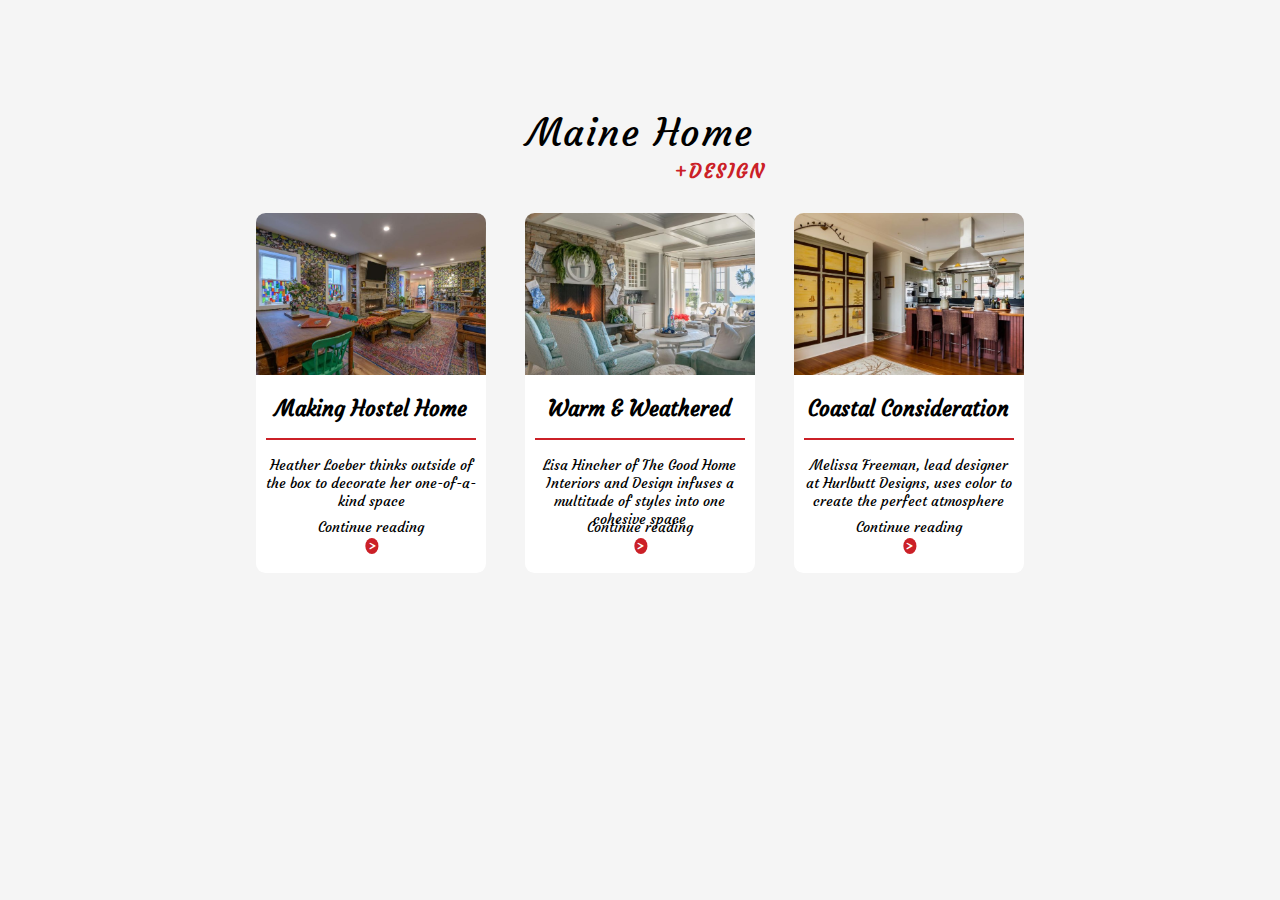
<file: HTML & CSS Exam - 26 Jun 2022/01. Home Design_Ресурси/index.html>
<!DOCTYPE html>
<html lang="en">

<head>
    <meta charset="UTF-8">
    <meta http-equiv="X-UA-Compatible" content="IE=edge">
    <meta name="viewport" content="width=device-width, initial-scale=1.0">
    <title>Home Design</title>
    <link rel="stylesheet" href="style.css">
</head>

<body>
    <header>
        <h1>Maine Home</h1>
        <h2>+DESIGN</h2>
    </header>
    <main>
        <section>
            <div class="img-wrapper">
                <img src="image/image1.jpg" alt="">
            </div>
            <div class="info">
                <h3>Making Hostel Home</h3>
                <p class="devider"></p>
                <p class="text">Heather Loeber thinks outside of the box to decorate her one-of-a-kind space</p>

            </div>
            <div class="bottom-link">
                <p>Continue reading <a href="">></a></p>
                
            </div>
        </section>
        <section>
            <div class="img-wrapper">
                <img src="image/image2.jpg" alt="">
            </div>
            <div class="info">
                <h3>Warm & Weathered</h3>
                <p class="devider"></p>
                <p class="text">Lisa Hincher of The Good Home Interiors and Design infuses a multitude of styles into one cohesive space</p>

            </div>
            <div class="bottom-link">
                <p>Continue reading <a href="">></a></p>
                
            </div>
        </section>

        <section>
            <div class="img-wrapper">
                <img src="image/image3.jpg" alt="">
            </div>
            <div class="info">
                <h3>Coastal Consideration</h3>
                <p class="devider"></p>
                <p class="text">Melissa Freeman, lead designer at Hurlbutt Designs, uses color to create the perfect atmosphere</p>

            </div>
            <div class="bottom-link">
                <p>Continue reading <a href="">></a></p>
                
            </div>
        </section>
    </main>
</body>

</html>
</file>
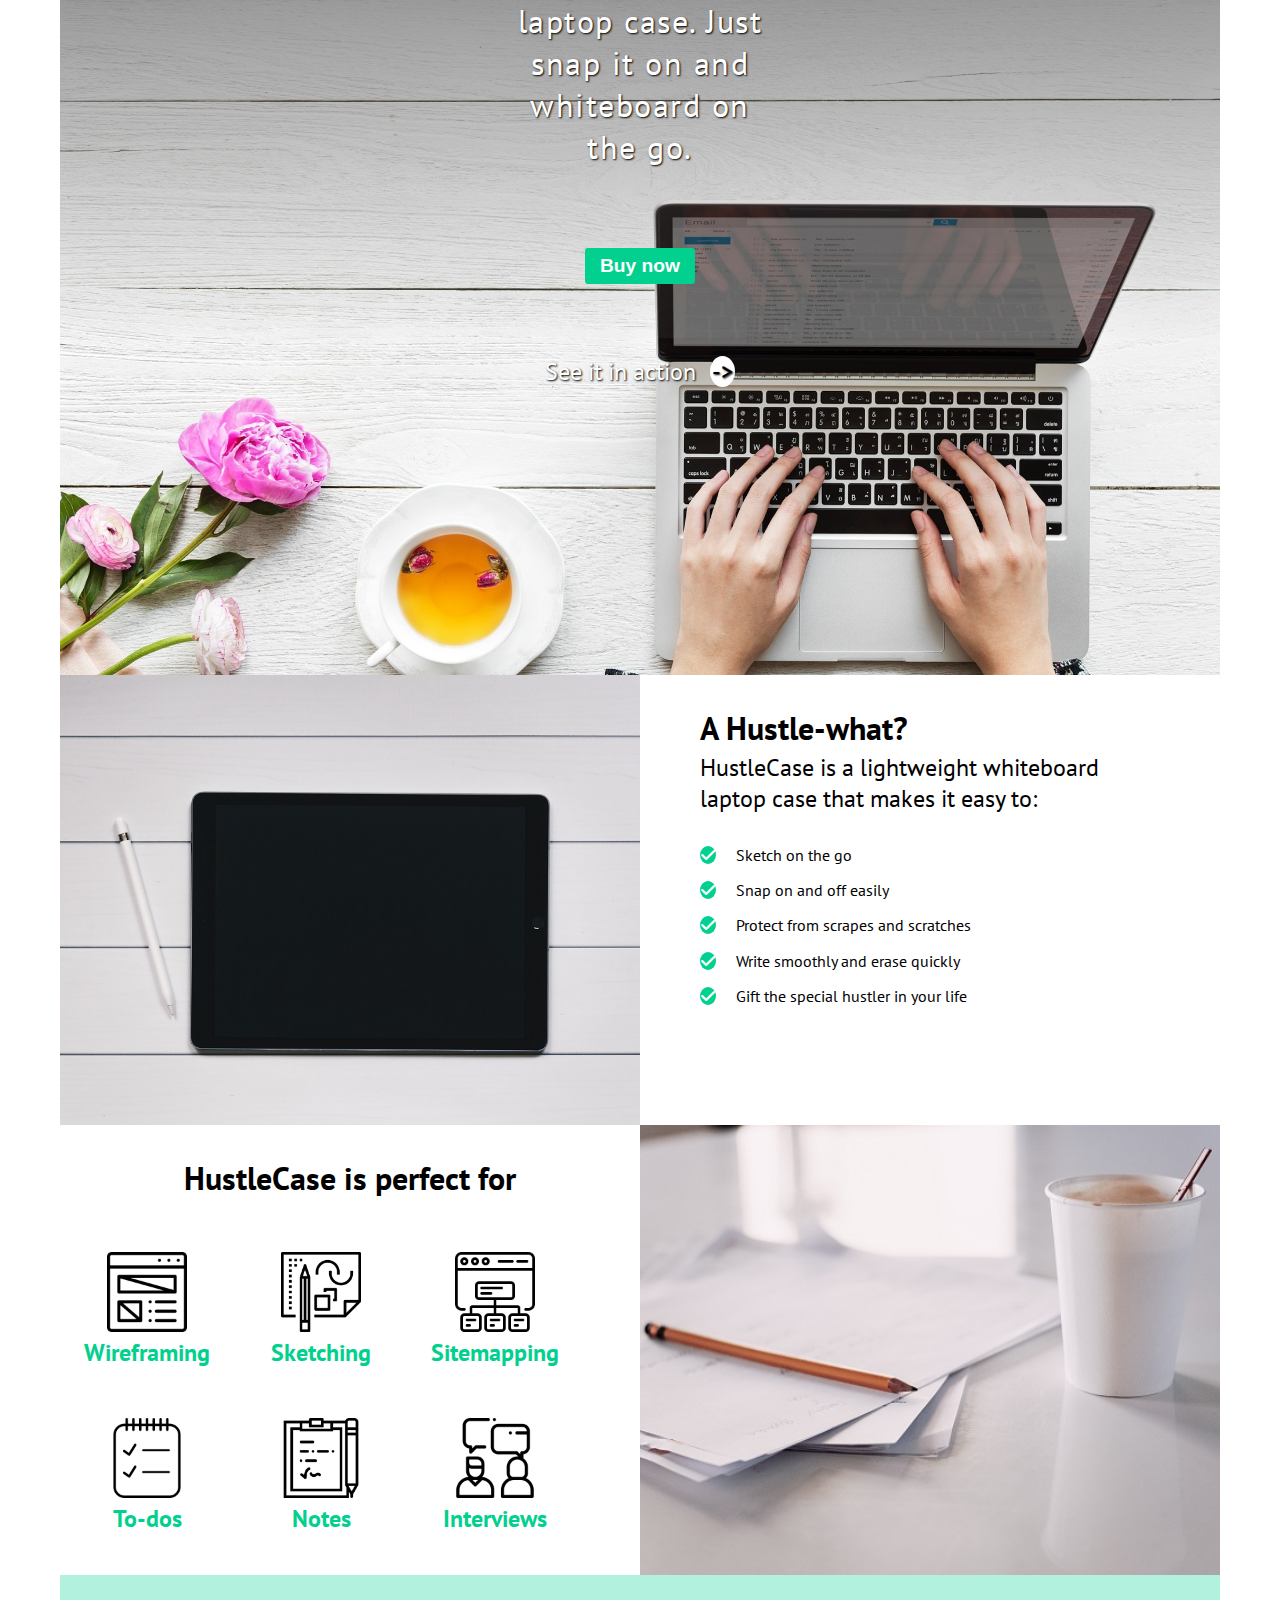
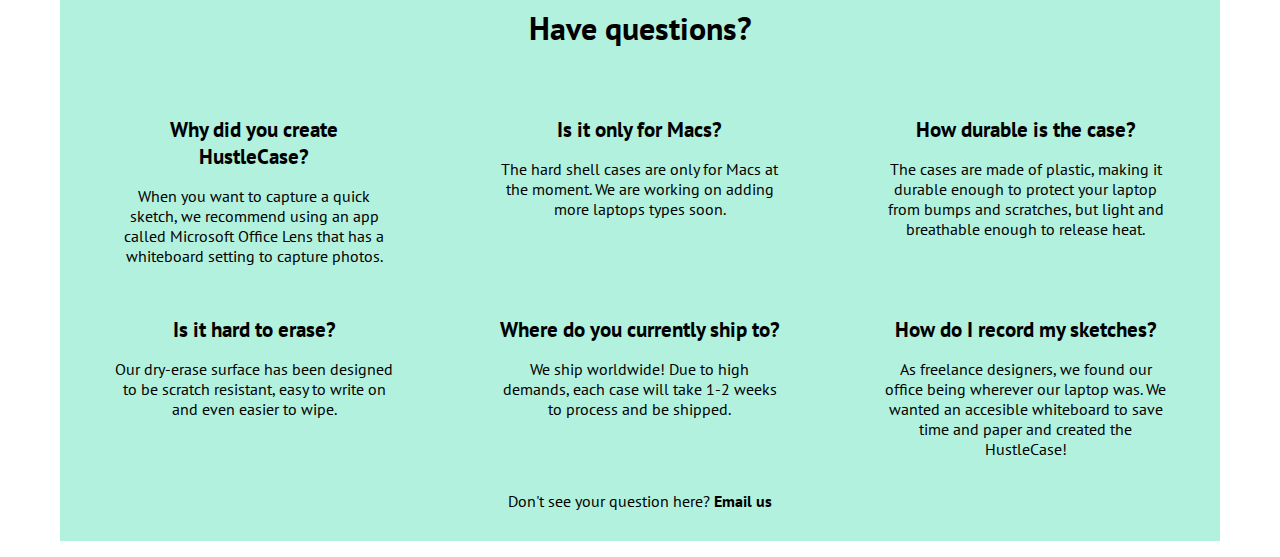
<file: HTML & CSS Exam - 26 Jun 2022/03. Whiteboard_Ресурси/index.html>
<!DOCTYPE html>
<html lang="en">

<head>
    <meta charset="UTF-8">
    <meta http-equiv="X-UA-Compatible" content="IE=edge">
    <meta name="viewport" content="width=device-width, initial-scale=1.0">
    <title>Document</title>
    <link rel="stylesheet" href="style.css">
</head>

<body>
    <header>
        <img src="image/computer-main.jpg" alt="">
        <div class="header-wrapper">
            <div class="top-icons">
                <span><i class="fab fa-gg"></i>HustleCase</span>
                <span><i class="fas fa-shopping-cart"></i>Cart</span>
            </div>
            <div class="heading">
                <h1>Whiteboard your ideas anywhere</h1>
                <h3>The world`s first whiteboard laptop case. Just snap it on and whiteboard on the go.</h3>
                <button>Buy now</button>
                <p>See it in action <a href="">-></a></p>
            </div>
        </div>
    </header>
    <main>
        <section class="section-first">
            <div class="section-img">
                <img src="image/tablet.jpg" alt="">
            </div>
            <div class="section-info">
                <h3>A Hustle-what?</h3>
                <p>HustleCase is a lightweight whiteboard laptop case that makes it easy to:</p>
                <ul>
                    <li><i class="fas fa-check"></i>Sketch on the go</li>
                    <li><i class="fas fa-check"></i>Snap on and off easily</li>
                    <li><i class="fas fa-check"></i>Protect from scrapes and scratches</li>
                    <li><i class="fas fa-check"></i>Write smoothly and erase quickly</li>
                    <li><i class="fas fa-check"></i>Gift the special hustler in your life</li>
                </ul>
            </div>
        </section>
        <section class="section-second">

            <div class="section-info">
                <h3>HustleCase is perfect for</h3>

                <div class="grid">
                    <img src="image/wireframe.png" alt="">
                    <img src="image/sketch.png" alt="">
                    <img src="image/sitemap.png" alt="">
                    <span>Wireframing</span>
                    <span>Sketching</span>
                    <span>Sitemapping</span>
                    <img src="image/to-do-list.png" alt="">
                    <img src="image/notepad.png" alt="">
                    <img src="image/interview.png" alt="">
                    <span>To-dos</span>
                    <span>Notes</span>
                    <span>Interviews</span>
                </div>
            </div>
            <div class="section-img">
                <img src="image/pen.jpg" alt="">
            </div>
        </section>
    </main>
    <footer>
        <h3>Have questions?</h3>
        <div class="footer-flex">
        <section class="footer-sec">
            <h5>Why did you create HustleCase?</h5>
            <p>When you want to capture a quick sketch, we recommend using an app called Microsoft Office Lens that has a whiteboard
            setting to capture photos.</p>
        </section>
        <section class="footer-sec">
            <h5>Is it only for Macs?</h5>
            <p>The hard shell cases are only for Macs at the moment. We are working on adding more laptops types soon.</p>
        </section>
        <section class="footer-sec">
            <h5>How durable is the case?</h5>
            <p>The cases are made of plastic, making it durable enough to protect your laptop from bumps and scratches, but light and
            breathable enough to release heat.</p>
        </section>
        <section class="footer-sec">
            <h5>Is it hard to erase?</h5>
            <p>Our dry-erase surface has been designed to be scratch resistant, easy to write on and even easier to wipe.</p>
        </section>
        <section class="footer-sec">
            <h5>Where do you currently ship to?</h5>
            <p>We ship worldwide! Due to high demands, each case will take 1-2 weeks to process and be shipped.</p>
        </section>
        <section class="footer-sec">
            <h5>How do I record my sketches?</h5>
            <p>As freelance designers, we found our office being wherever our laptop was. We wanted an accesible whiteboard to save
            time and paper and created the HustleCase!</p>
        </section>
        </div>
        <p>Don't see your question here? <span>Email us</span></p>
    </footer>

</body>

</html>
</file>
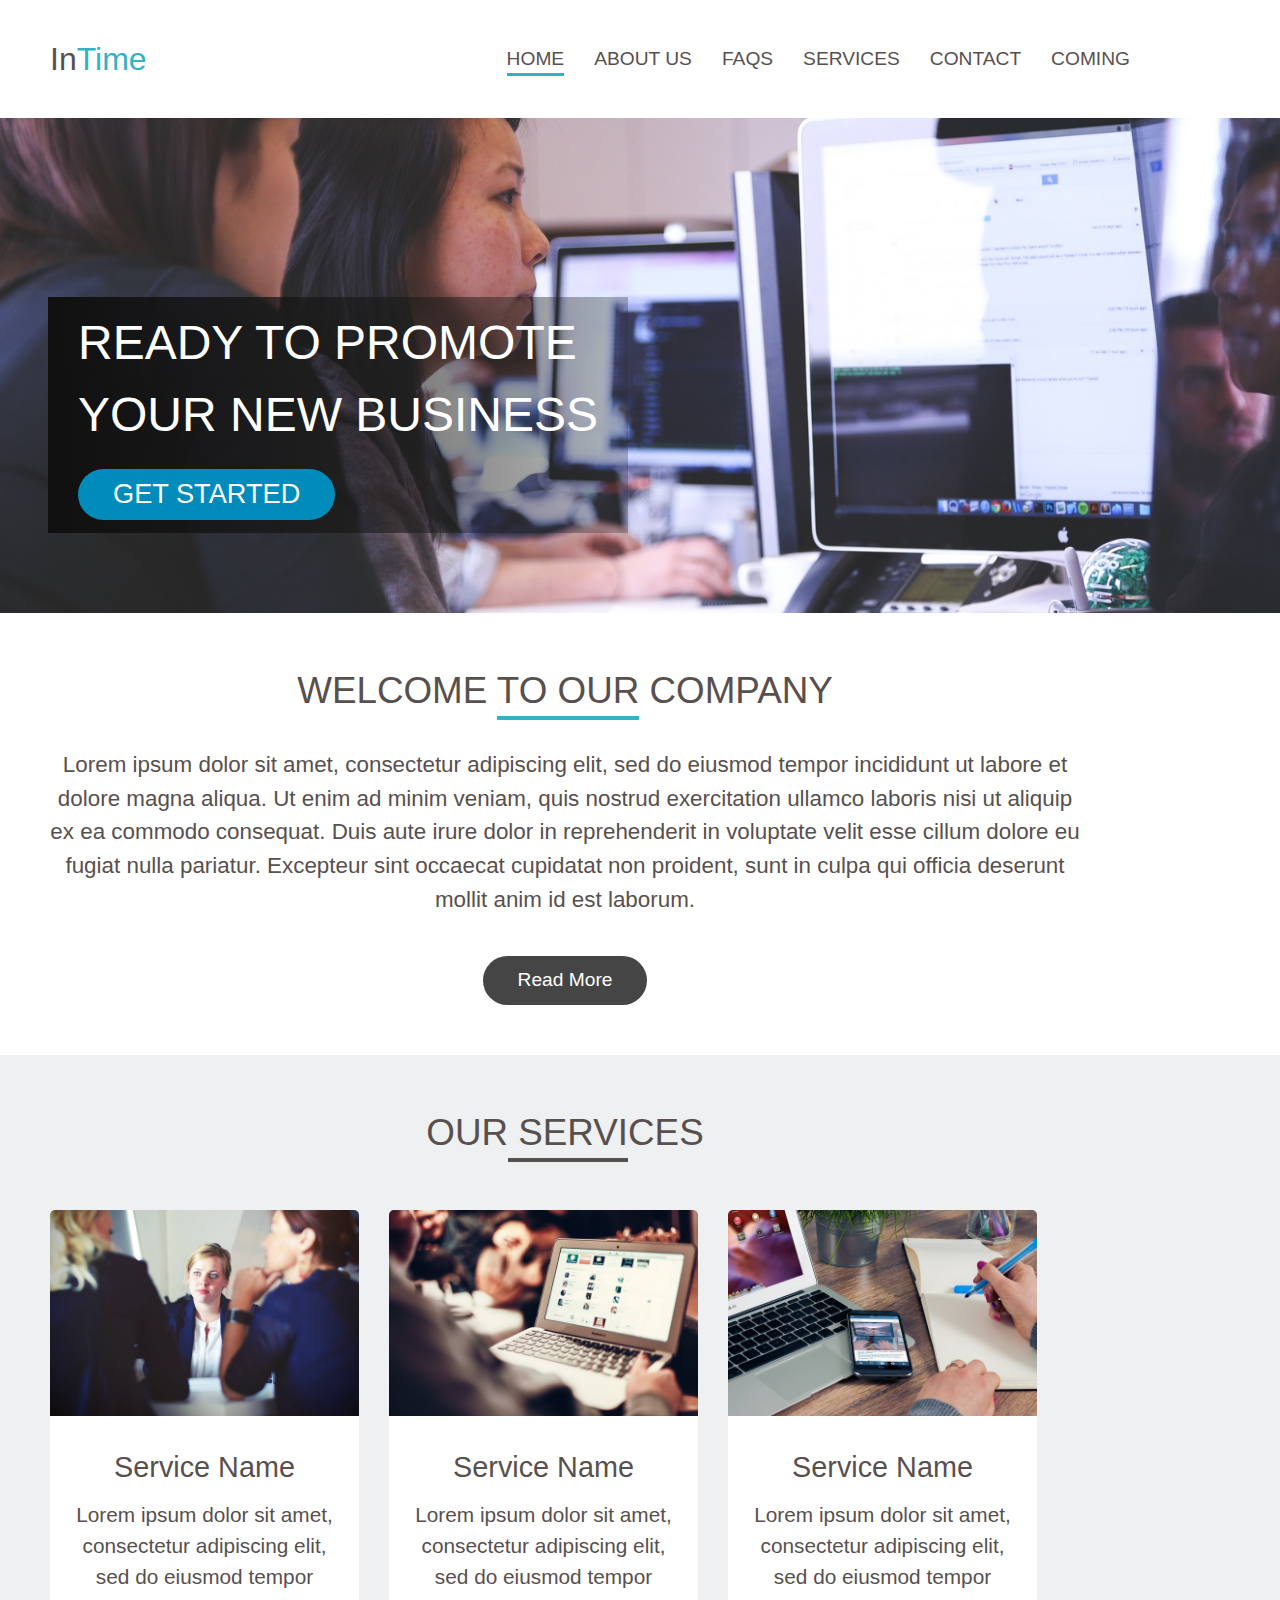
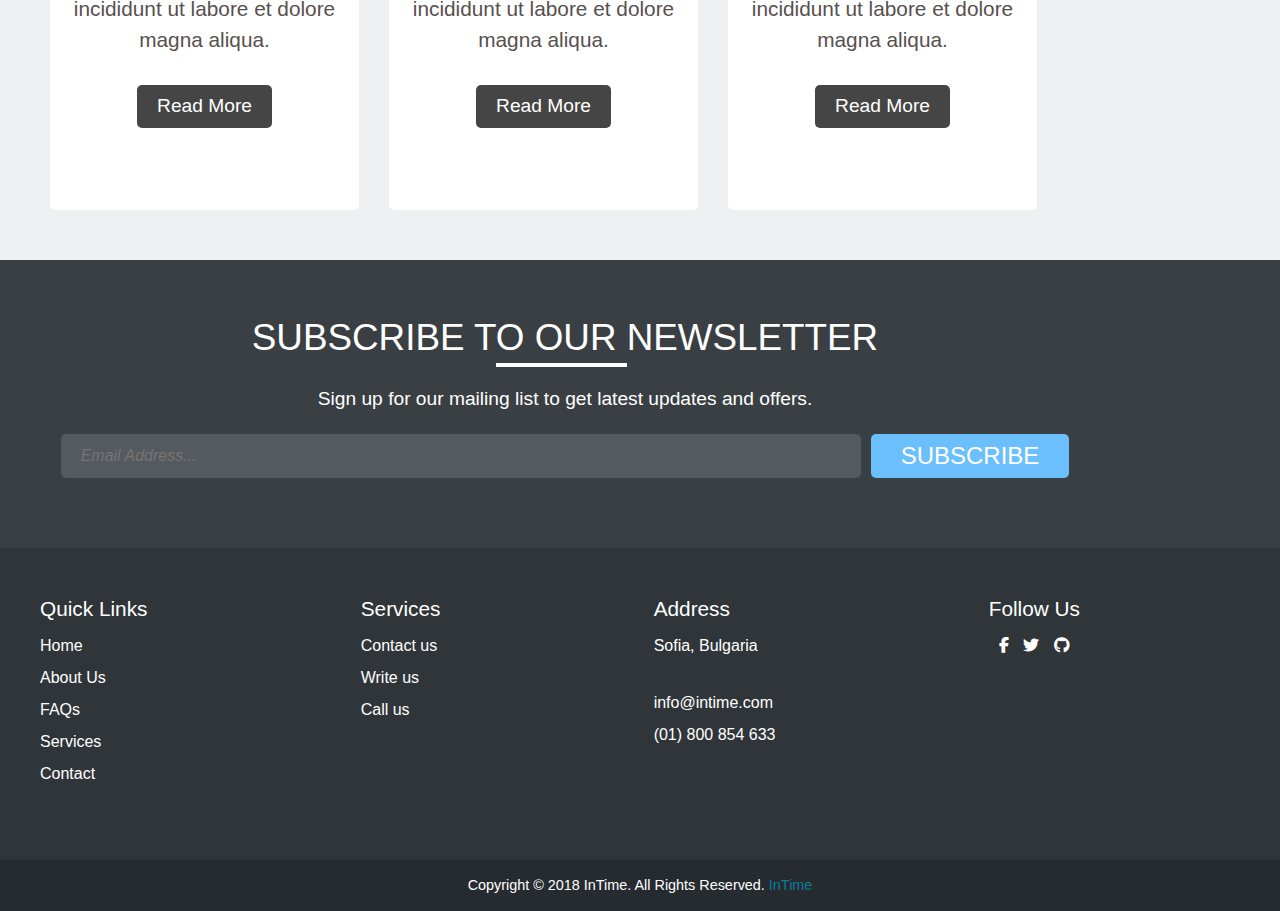
<file: HTML & CSS Exam - 27 02 2022/03. inTime-Company/index.html>
<!DOCTYPE html>
<html lang="en">

<head>
    <meta charset="UTF-8">
    <meta http-equiv="X-UA-Compatible" content="IE=edge">
    <meta name="viewport" content="width=device-width, initial-scale=1.0">
    <title>InTime</title>
    <link rel="stylesheet" href="main.css">
</head>

<body>
    <header>
        <h1>In<span>Time</span></h1>
        <ul role="list">
            <li><a href="">HOME</a></li>
            <li><a href="">ABOUT US</a></li>
            <li><a href="">FAQS</a></li>
            <li><a href="">SERVICES</a></li>
            <li><a href="">CONTACT</a></li>
            <li><a href="">COMING</a></li>
        </ul>
    </header>
    <main>
        <section class="hero">
            <img src="images/slide2.jpg" alt="">
            <div class="ready">
                <p>READY TO PROMOTE</p>
                <p>YOUR NEW BUSINESS</p>
                <button>GET STARTED</button>
            </div>
        </section>
        <section class="welcome">
            <h2>WELCOME <span>TO OUR</span> COMPANY</h2>
            <p>Lorem ipsum dolor sit amet, consectetur adipiscing elit, sed do eiusmod tempor incididunt ut labore et
                dolore magna
                aliqua. Ut enim ad minim veniam, quis nostrud exercitation ullamco laboris nisi ut aliquip ex ea commodo
                consequat. Duis
                aute irure dolor in reprehenderit in voluptate velit esse cillum dolore eu fugiat nulla pariatur.
                Excepteur sint
                occaecat cupidatat non proident, sunt in culpa qui officia deserunt mollit anim id est laborum.</p>
            <button>Read More</button>
        </section>
        <section class="services">
            <h2>OUR<span> SERVI</span>CES</h2>
            <div class="serv-cards-wrapper">
                <div class="card">
                    <div class="img-wrapper"><img src="images/service1.jpg" alt=""></div>
                    <div class="serv-info">
                        <h4>Service Name</h4>
                        <p>Lorem ipsum dolor sit amet, consectetur adipiscing elit, sed do eiusmod tempor incididunt ut
                            labore
                            et dolore magna
                            aliqua.</p>
                        <button>Read More</button>
                    </div>
                </div>
                <div class="card">
                    <div class="img-wrapper"><img src="images/service2.jpg" alt=""></div>
                    <div class="serv-info">
                        <h4>Service Name</h4>
                        <p>Lorem ipsum dolor sit amet, consectetur adipiscing elit, sed do eiusmod tempor incididunt ut
                            labore
                            et dolore
                            magna
                            aliqua.</p>
                        <button>Read More</button>
                    </div>
                </div>
                <div class="card">
                    <div class="img-wrapper"><img src="images/service3.jpg" alt=""></div>
                    <div class="serv-info">
                        <h4>Service Name</h4>
                        <p>Lorem ipsum dolor sit amet, consectetur adipiscing elit, sed do eiusmod tempor incididunt ut
                            labore
                            et dolore
                            magna
                            aliqua.</p>
                        <button>Read More</button>
                    </div>
                </div>
            </div>
        </section>
        <section class="subscribe">
            <h2>SUBSCRIBE T<span>O OUR </span>NEWSLETTER</h2>
            <p>Sign up for our mailing list to get latest updates and offers.</p>
            <div class="input-descr">
                <input type="email" placeholder="Email Address...">
                <button>SUBSCRIBE</button>
            </div>
        </section>
        <section class="links">
            <ul role="list">
                <li>Quick Links</li>
                <li>Home</li>
                <li>About Us</li>
                <li>FAQs</li>
                <li>Services</li>
                <li>Contact</li>
            </ul>
            <ul role="list">
                <li>Services</li>
                <li>Contact us</li>
                <li>Write us</li>
                <li>Call us</li>
            </ul>
            <ul role="list">
                <li>Address</li>
                <li>Sofia, Bulgaria</li>
                <li class="diff">info@intime.com</li>
                <li>(01) 800 854 633</li>
            </ul>
            <ul role="list">
                <li>Follow Us</li>
                <li class="faw-icons"><i class="fab fa-facebook-f"></i>
                    <i class="fab fa-twitter"></i>
                    <i class="fab fa-github"></i>
                </li>
            </ul>
        </section>
    </main>
    <footer>
        <p>Copyright © 2018 InTime. All Rights Reserved.<span> InTime</span></p>
    </footer>
</body>

</html>
</file>
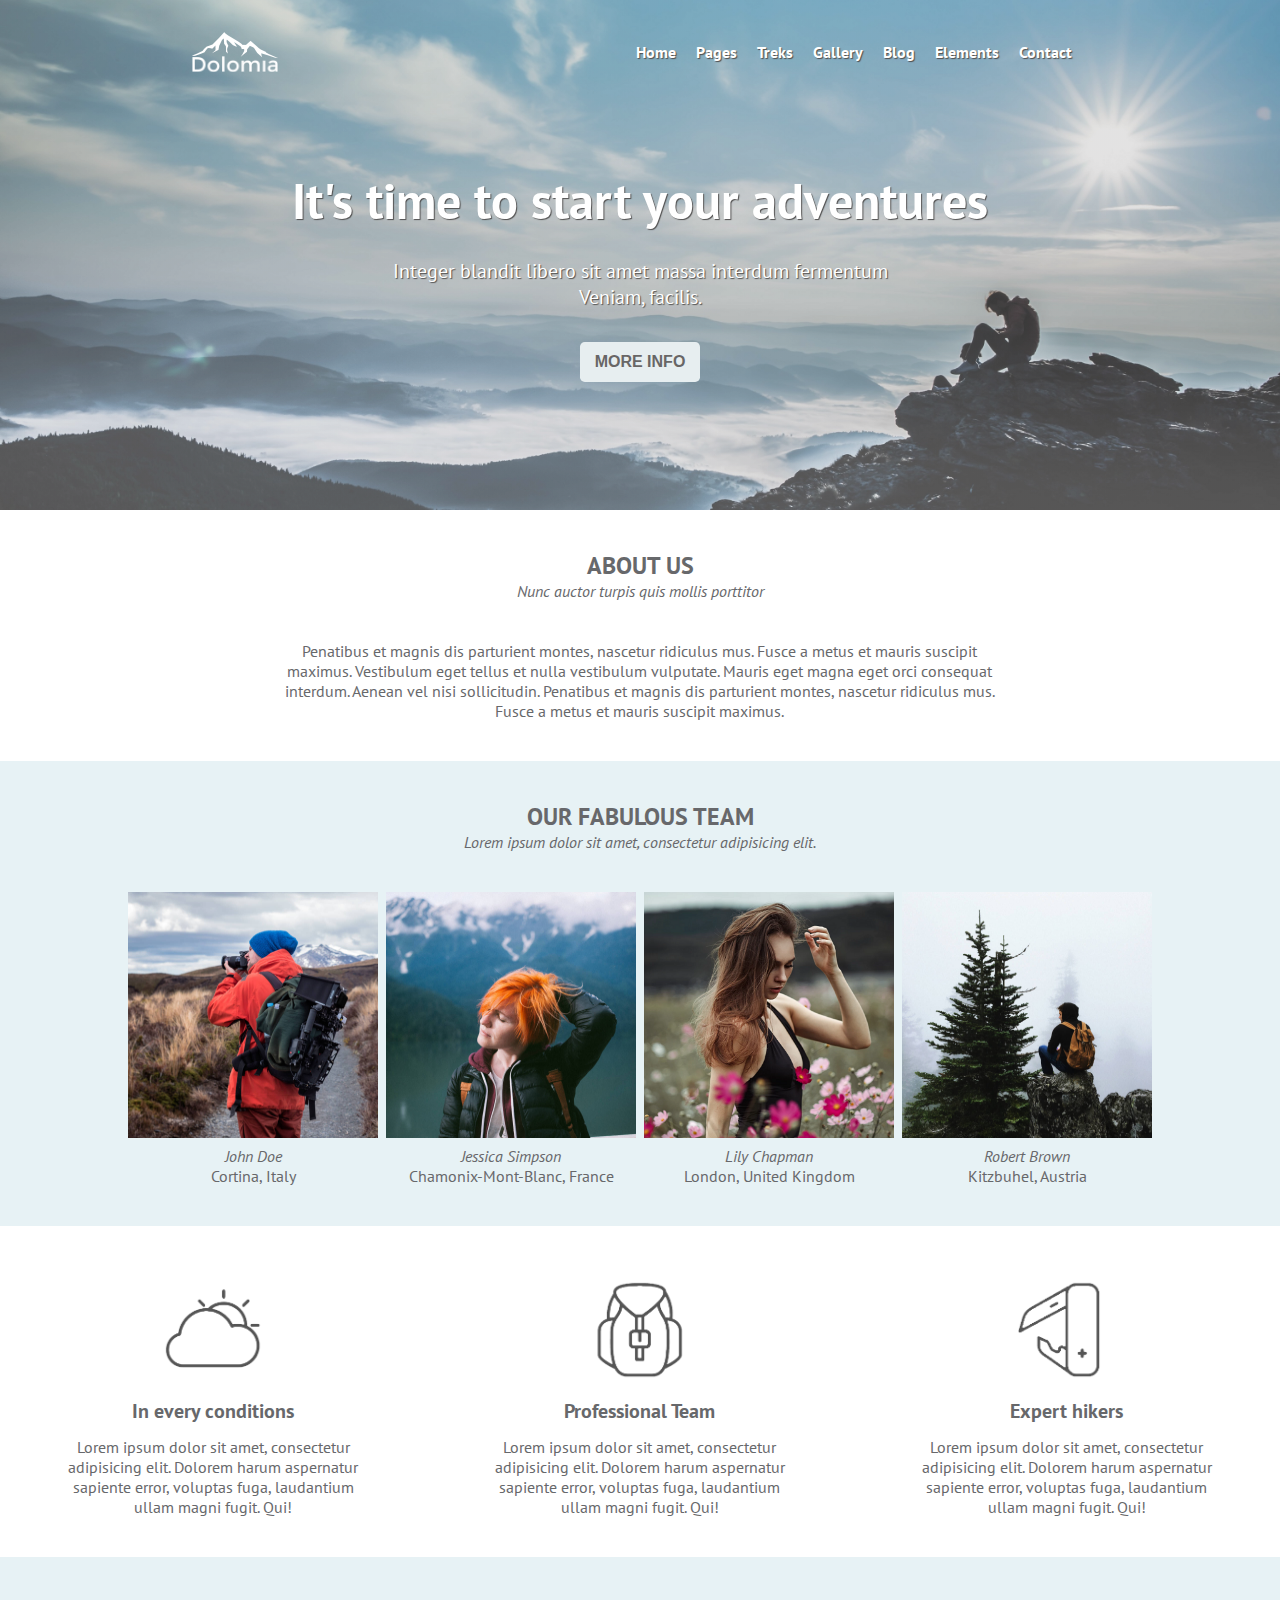
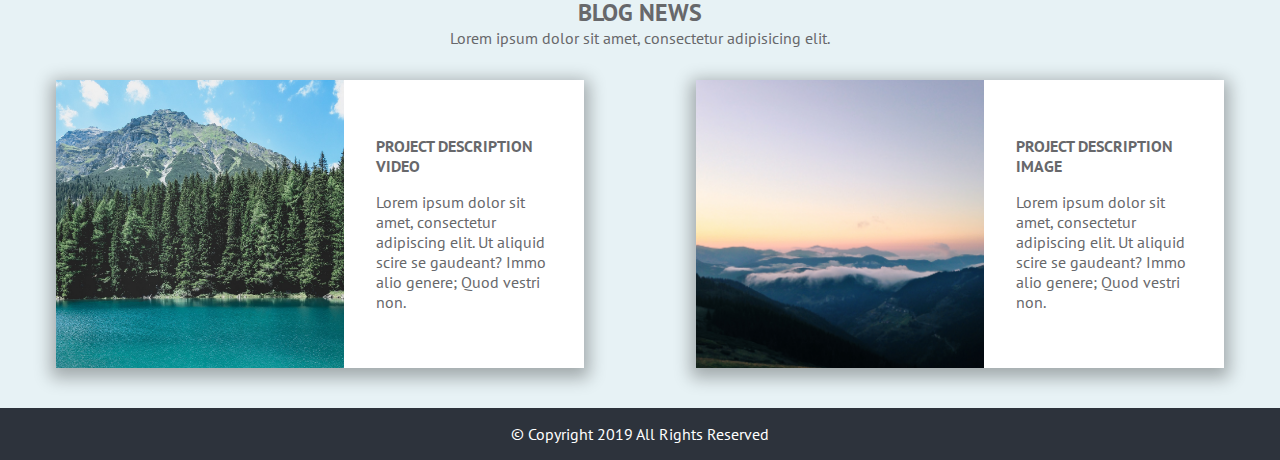
<file: HTML & CSS Exam P Ret/02. Mountain Journey_Ресурси/index.html>
<!DOCTYPE html>
<html lang="en">

<head>
    <link rel="stylesheet" href="style.css">
    <link rel="stylesheet" href="responsive.css">
    <meta charset="UTF-8">
    <meta name="viewport" content="width=device-width, initial-scale=1.0">
    <meta http-equiv="X-UA-Compatible" content="ie=edge">
    <title>Mountain Landing</title>
</head>

<body>
    <header>
        <nav>
            <img src="./images/logo_white.png" alt="">
            <ul>
                <li><a href="#">Home</a></li>
                <li><a href="#">Pages</a></li>
                <li><a href="#">Treks</a></li>
                <li><a href="#">Gallery</a></li>
                <li><a href="#">Blog</a></li>
                <li><a href="#">Elements</a></li>
                <li><a href="#">Contact</a></li>
            </ul>
        </nav>
        <section class="header-title">
            <h1>It's time to start your adventures</h1>
            <p>Integer blandit libero sit amet massa interdum fermentum</p>
            <p>Veniam, facilis.</p>
            <button>MORE INFO</button>
        </section>
    </header>
    <main>
        <section class="about-us">
            <h3>ABOUT US</h3>
            <p>Nunc auctor turpis quis mollis porttitor</p>
            <p>Penatibus et magnis dis parturient montes, nascetur ridiculus mus. Fusce a metus et mauris suscipit
                maximus. Vestibulum eget tellus et nulla vestibulum vulputate. Mauris eget magna eget orci consequat
                interdum. Aenean vel nisi sollicitudin. Penatibus et magnis dis parturient montes, nascetur ridiculus
                mus. Fusce a metus et mauris suscipit maximus.</p>
        </section>
        <section class="team-description">
            <div class="team-description-wrapper">
                <h3>OUR FABULOUS TEAM</h3>
                <p>Lorem ipsum dolor sit amet, consectetur adipisicing elit.</p>
                <ul>
                    <li>
                        <img src="./images/person-1.jpg" alt="pic">
                        <p>John Doe</p>
                        <p>Cortina, Italy</p>
                    </li>
                    <li>
                        <img src="./images/person-2.jpg" alt="pic">
                        <p>Jessica Simpson</p>
                        <p>Chamonix-Mont-Blanc, France</p>
                    </li>
                    <li>
                        <img src="./images/person-3.png" alt="pic">
                        <p>Lily Chapman</p>
                        <p>London, United Kingdom</p>
                    </li>
                    <li>
                        <img src="./images/person-4.jpg" alt="pic">
                        <p>Robert Brown</p>
                        <p>Kitzbuhel, Austria</p>
                    </li>
                </ul>
            </div>
        </section>
        <section class="choose-us">
            <ul>
                <li>
                    <img src="./images/icon-1.png" alt="cloud">
                    <h4>In every conditions</h4>
                    <p>Lorem ipsum dolor sit amet, consectetur adipisicing elit. Dolorem harum aspernatur sapiente
                        error,
                        voluptas fuga, laudantium ullam magni fugit. Qui!</p>
                </li>
                <li>
                    <img src="./images/icon-2.png" alt="bag">
                    <h4>Professional Team</h4>
                    <p>Lorem ipsum dolor sit amet, consectetur adipisicing elit. Dolorem harum aspernatur sapiente
                        error,
                        voluptas fuga, laudantium ullam magni fugit. Qui!</p>
                </li>
                <li>
                    <img src="./images/icon-3.png" alt="knife">
                    <h4>Expert hikers</h4>
                    <p>Lorem ipsum dolor sit amet, consectetur adipisicing elit. Dolorem harum aspernatur sapiente
                        error,
                        voluptas fuga, laudantium ullam magni fugit. Qui!</p>
                </li>
            </ul>

        </section>
        <section class="blog-news">
            <h3>BLOG NEWS</h3>
            <p>Lorem ipsum dolor sit amet, consectetur adipisicing elit.</p>
            <ul class="blog-list">
                <li class="item">
                    <section class="avatar">
                        <img src="./images/blog-1.jpg">
                    </section>
                    <section class="content">
                        <h4>PROJECT DESCRIPTION VIDEO</h4>
                        <p>Lorem ipsum dolor sit amet, consectetur adipiscing elit. Ut aliquid
                            scire se gaudeant? Immo
                            alio genere; Quod vestri non.</p>
                    </section>
                </li>
                <li class="item">
                    <section class="avatar">
                        <img src="./images/blog-2.jpg">
                    </section>
                    <section class="content">
                        <h4>PROJECT DESCRIPTION IMAGE</h4>
                        <p>Lorem ipsum dolor sit amet, consectetur adipiscing elit. Ut aliquid
                            scire se gaudeant? Immo
                            alio genere; Quod vestri non.</p>
                    </section>
                </li>
            </ul>

        </section>
    </main>
    <footer>
        <p>© Copyright 2019 All Rights Reserved</p>
    </footer>
</body>

</html>
</file>
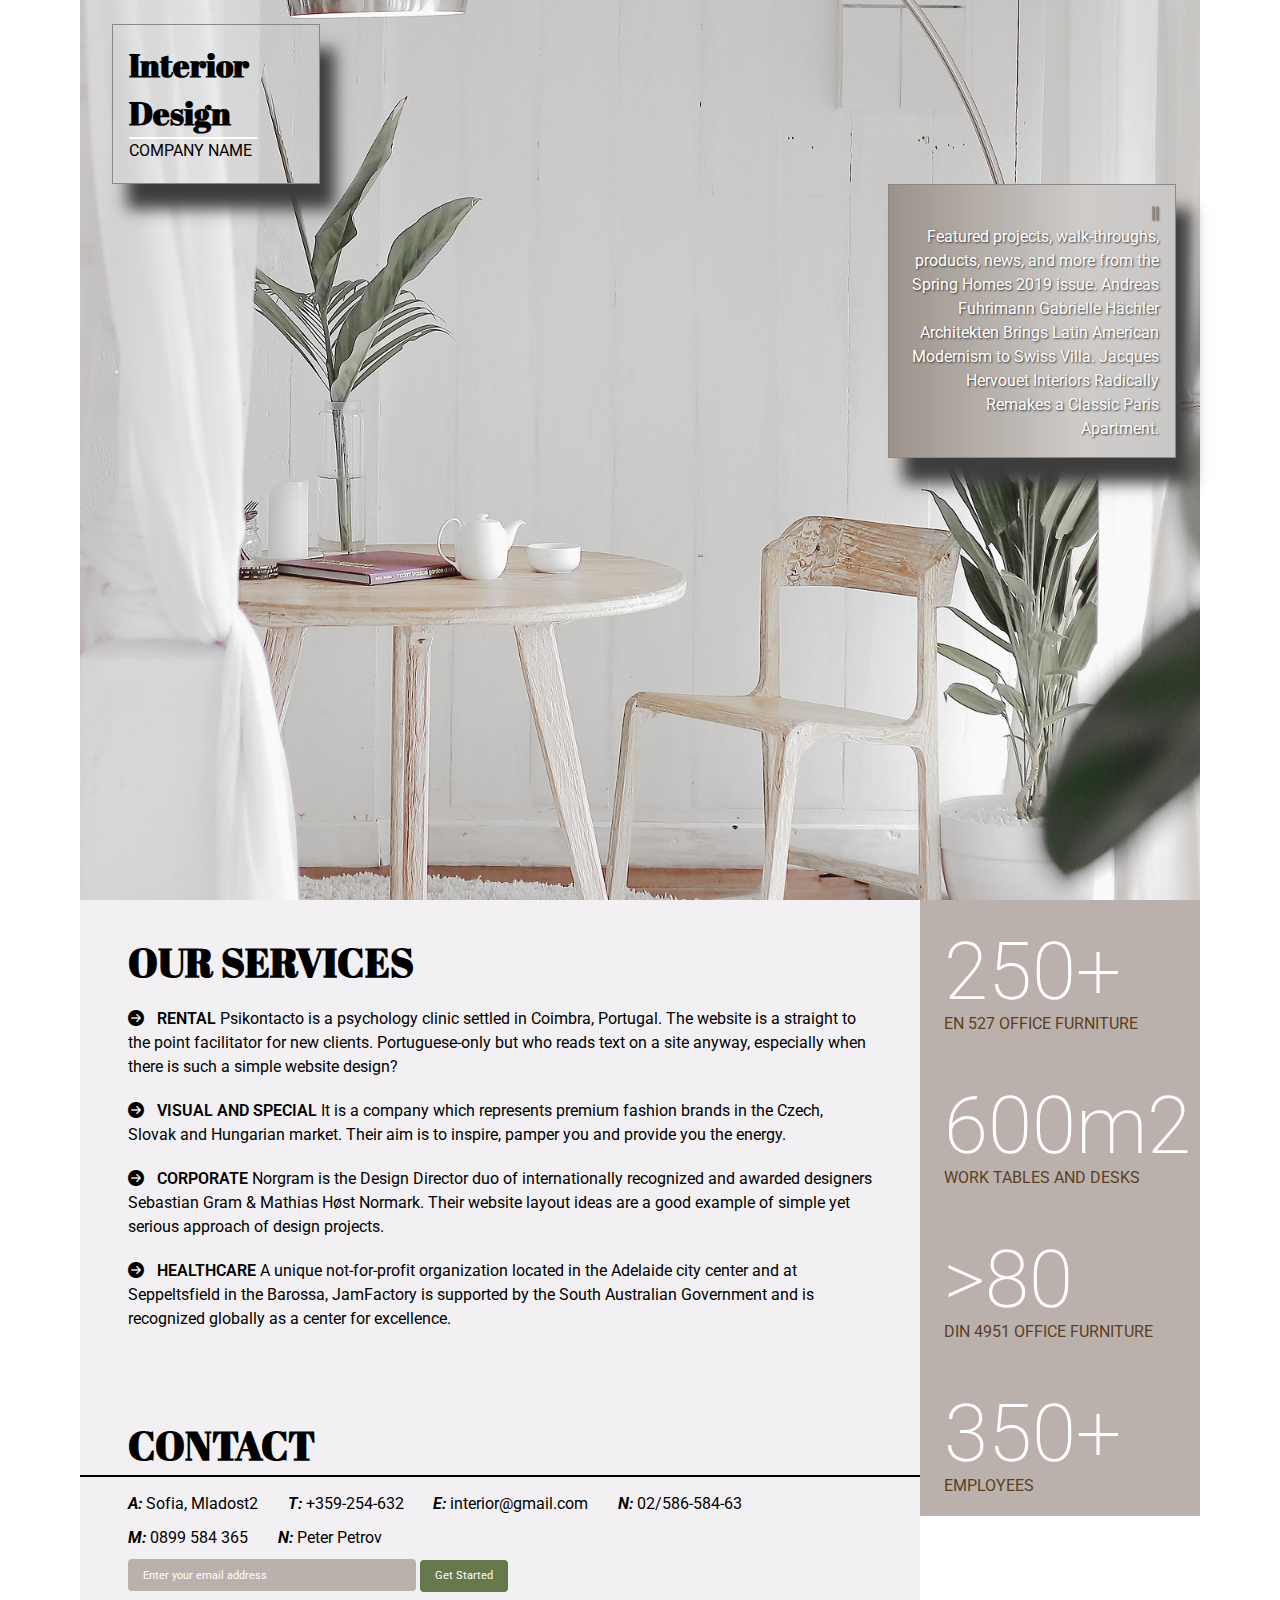
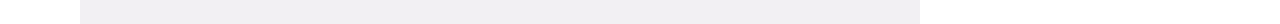
<file: HTML & CSS Exam P Ret/03. Interior Design_Ресурси/index.html>
<!DOCTYPE html>
<html lang="en">

<head>
    <meta charset="UTF-8">
    <meta http-equiv="X-UA-Compatible" content="IE=edge">
    <meta name="viewport" content="width=device-width, initial-scale=1.0">
    <title>Document</title>
    <link rel="stylesheet" href="main.css">
</head>

<body>
    <header>
        <img src="image/image.jpg" alt="">
        <div class="logo">
            <h1>Interior Design</h1>
            <h2>COMPANY NAME</h2>
        </div>
        <p><span>||</span>Featured projects, walk-throughs, products, news, and more from the Spring Homes 2019 issue. Andreas
            Fuhrimann Gabrielle
            Hächler Architekten Brings Latin American Modernism to Swiss Villa. Jacques Hervouet Interiors Radically
            Remakes a
            Classic Paris Apartment.</p>
    </header>
    <main>
        <section class="services">
            <h3>Our services</h3>
            <p><i class="fas fa-arrow-circle-right"></i><span>Rental</span> Psikontacto is a psychology clinic settled in Coimbra, Portugal. The website is a
                straight to the point
                facilitator for new clients. Portuguese-only but who reads text on a site anyway, especially when there
                is such a simple
                website design?</p>
            <p><i class="fas fa-arrow-circle-right"></i><span>Visual and special</span> It is a company which represents premium fashion brands in the Czech,
                Slovak and Hungarian market.
                Their aim is to inspire, pamper you and provide you the energy.</p>
            <p><i class="fas fa-arrow-circle-right"></i><span>Corporate</span> Norgram is the Design Director duo of internationally recognized and awarded
                designers Sebastian Gram &
                Mathias Høst Normark. Their website layout ideas are a good example of simple yet serious approach of
                design projects.</p>
            <p><i class="fas fa-arrow-circle-right"></i><span>Healthcare</span> A unique not-for-profit organization located in the Adelaide city center and at
                Seppeltsfield in the Barossa,
                JamFactory is supported by the South Australian Government and is recognized globally as a center for
                excellence.</p>

        </section>
        <section class="contact">
            <h3>Contact</h3>
            <div class="divider"></div>
            <p>
                <span><b>A:</b> Sofia, Mladost2</span>
                <span><b>T:</b> +359-254-632</span>
                <span><b>E:</b> interior@gmail.com</span>
                <span><b>N:</b> 02/586-584-63</span>
            </p>
            <p>
                <span><b>M:</b> 0899 584 365</span>
                <span><b>N:</b> Peter Petrov</span>
            </p>
            <input type="email" placeholder="Enter your email address">
            <button>Get Started</button>
        </section>
        <aside>
            <p class="big">250+</p>
            <p class="small">EN 527 office furniture</p>
            <p class="big">600m2</p>
            <p class="small">work tables and desks</p>
            <p class="big">>80</p>
            <p class="small">DIN 4951 office furniture</p>
            <p class="big">350+</p>
            <p class="small">employees</p>
        </aside>
    </main>
</body>

</html>
</file>
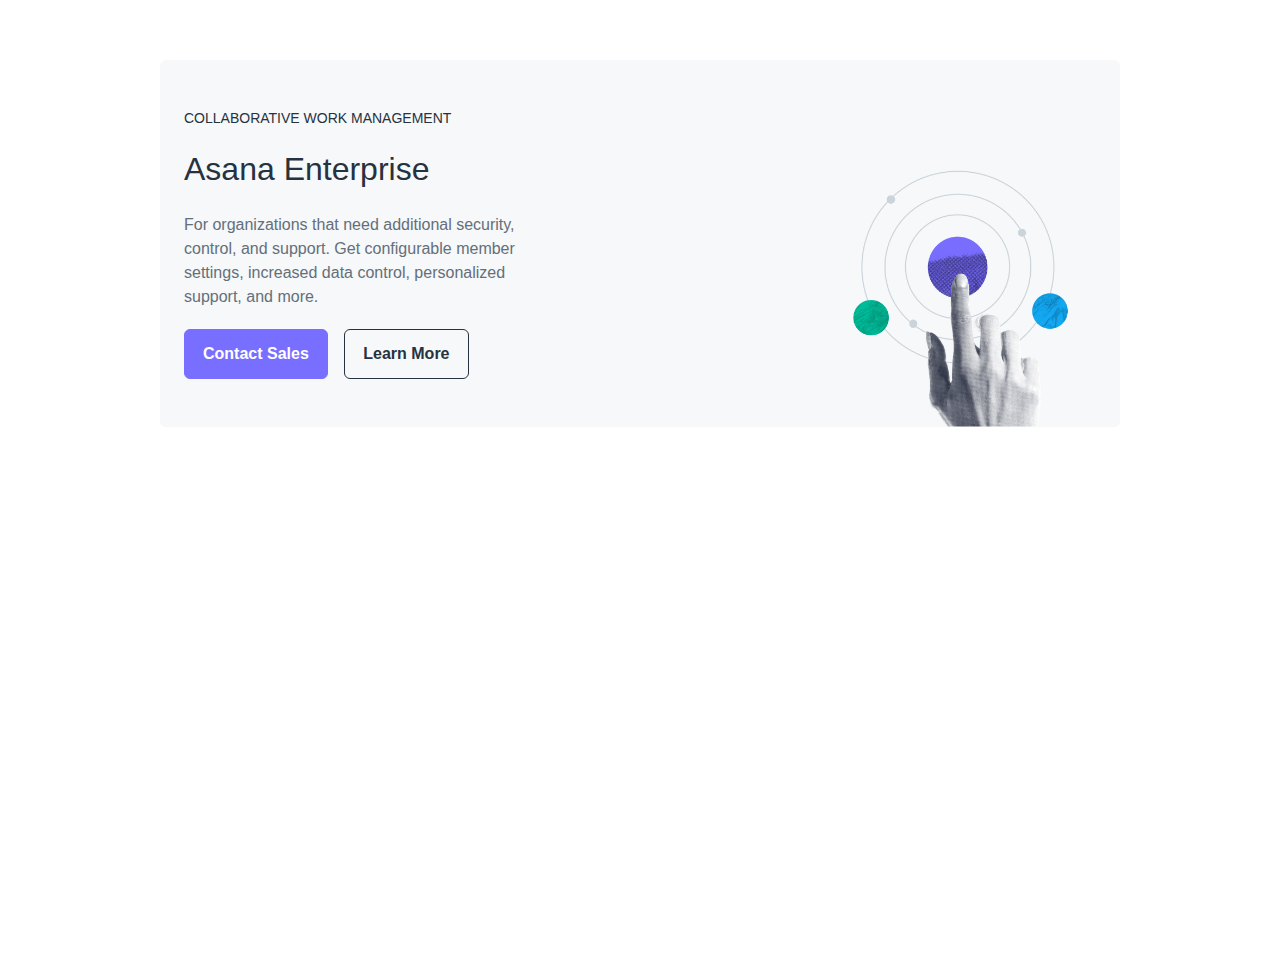
<file: HTML & CSS Exam P/01. Enterprise/index.html>
<!DOCTYPE html>
<html lang="en">

<head>
    <meta charset="UTF-8" />
    <meta http-equiv="X-UA-Compatible" content="IE=edge" />
    <meta name="viewport" content="width=device-width, initial-scale=1.0" />
    <title>01. Enterprise</title>
    <link rel="stylesheet" href="main.css" />
</head>

<body>
    <section class="enterprise">
        <div class="info">
            <h2 class="subtitle">COLLABORATIVE WORK MANAGEMENT</h2>
            <h1 class="title">Asana Enterprise</h1>

            <p class="desc">
                For organizations that need additional security, control, and support.
                Get configurable member settings, increased data control, personalized
                support, and more.
            </p>

            <button class="btn btn-primary">Contact Sales</button>
            <button class="btn">Learn More</button>
        </div>

        <img src="./images/img.png" alt="Section image" class="img">
    </section>
</body>

</html>
</file>
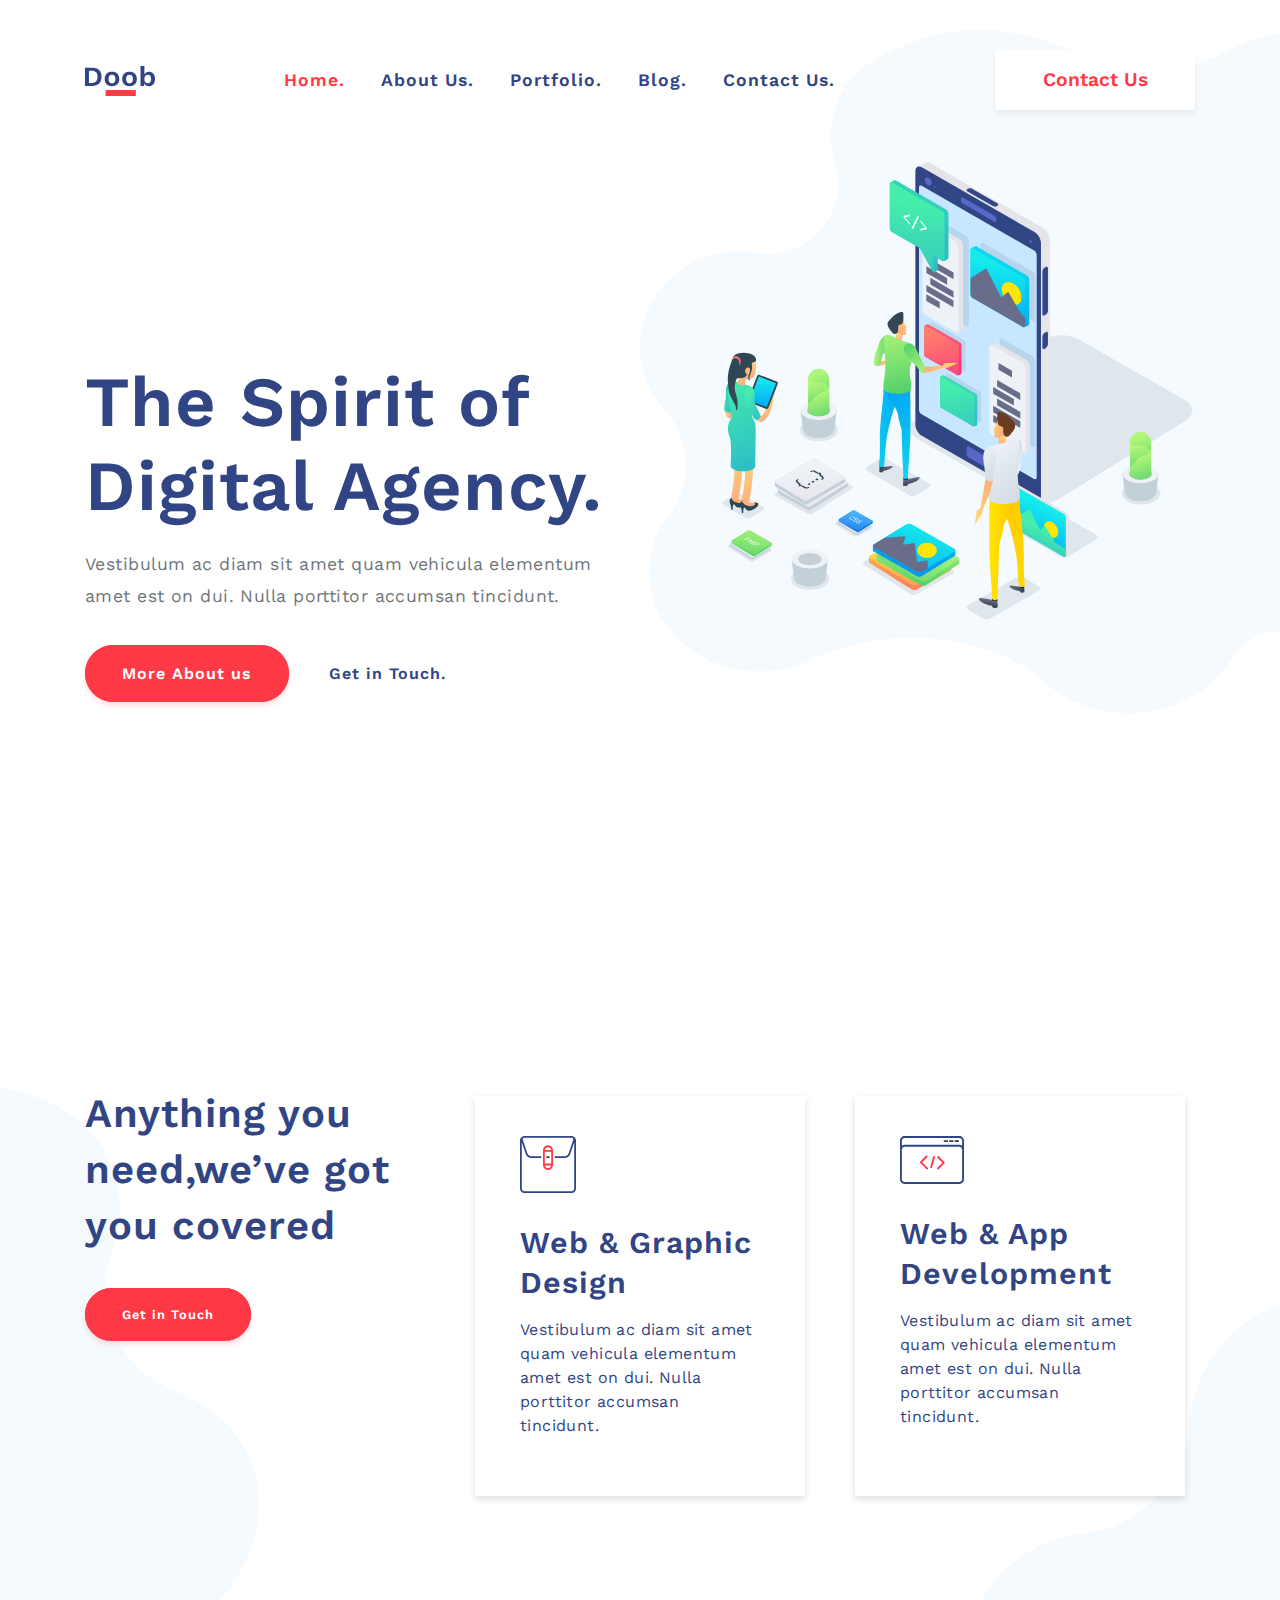
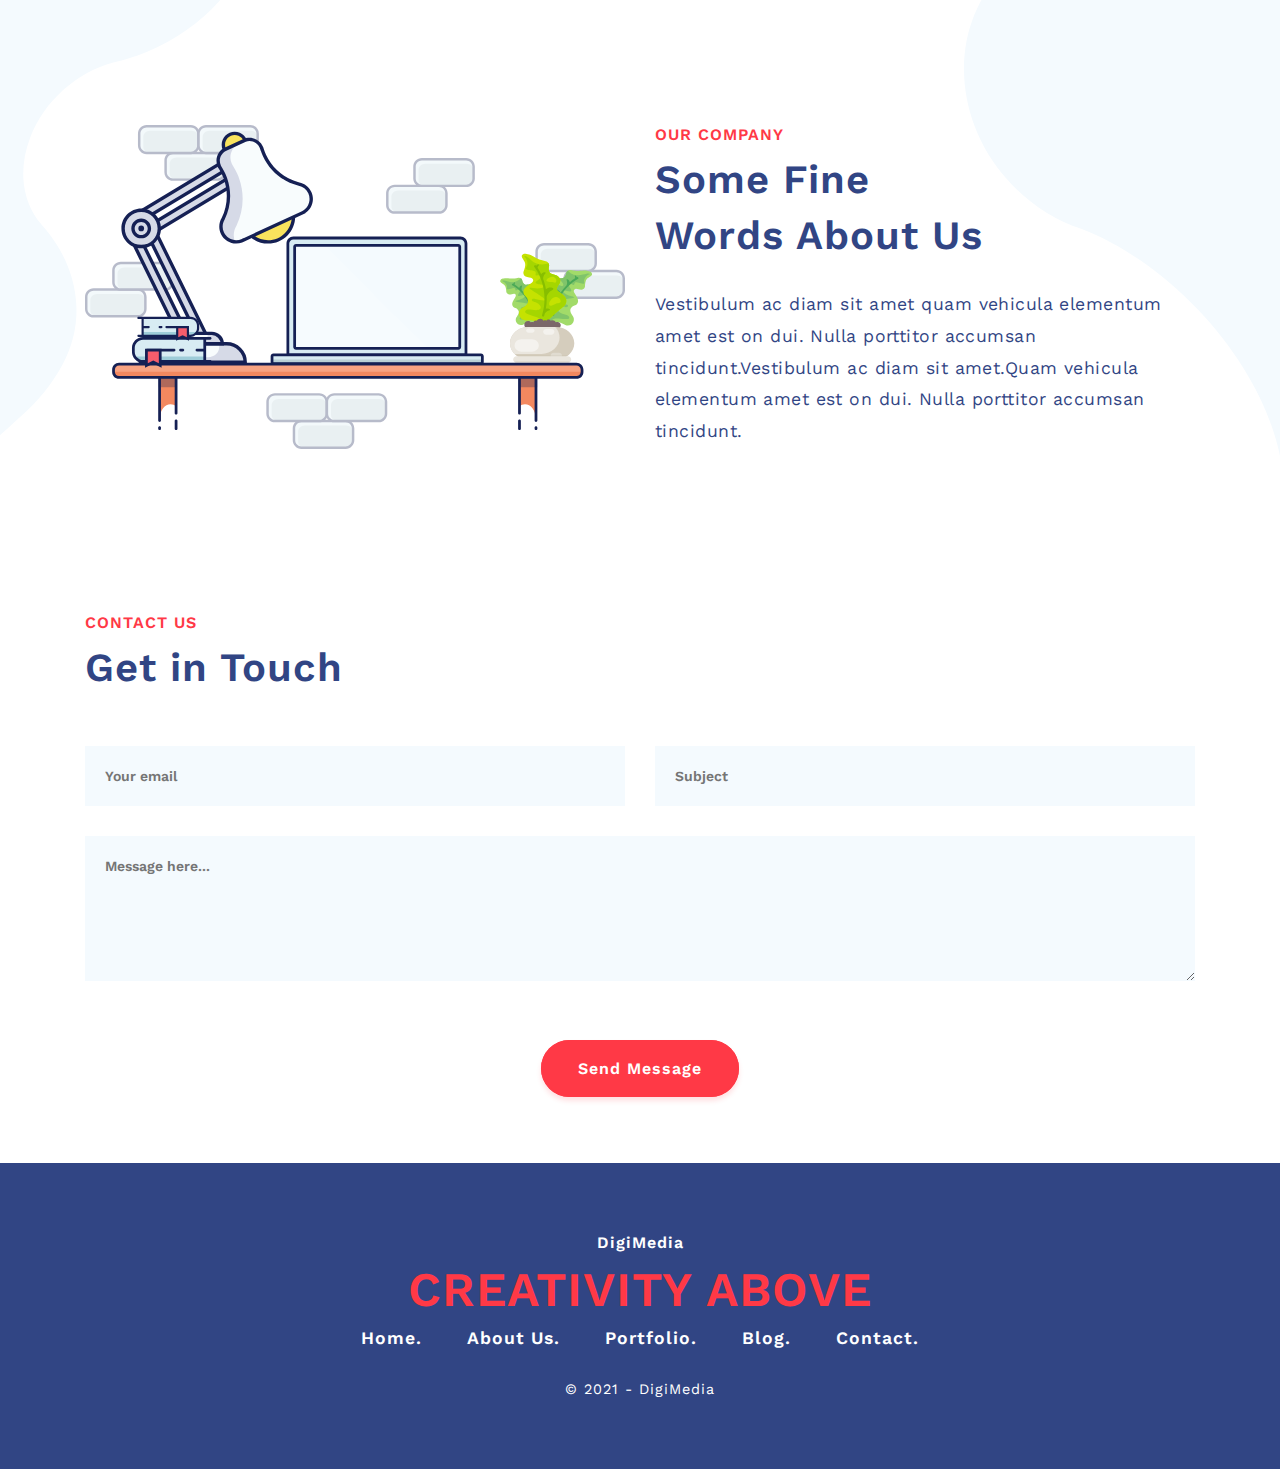
<file: HTML & CSS Exam P/02. DigiMedia/index.html>
<!DOCTYPE html>
<html lang="en">
  <head>
    <meta http-equiv="content-type" content="text/html; charset=utf-8" />
    <meta name="viewport" content="width=device-width, initial-scale=1.0" />
    <link rel="icon" type="image/png" href="images/favicon.png" />
    <link
      href="https://fonts.googleapis.com/css?family=Work+Sans:400,600&display=swap"
      rel="stylesheet"
    />
    <link rel="stylesheet" href="css/icofont.min.css" />
    <link href="css/bootstrap.min.css" rel="stylesheet" />
    <link href="css/main.css" rel="stylesheet" />
    <link href="css/responsive.css" rel="stylesheet" />
    <title>DigiMedia</title>
  </head>
  <body>
    <header id="home">
      <section class="container">
        <nav class="navbar navbar-expand-lg navbar-light">
          <a class="navbar-brand" href="#"><img src="images/logo.svg" /></a>
          <div class="collapse navbar-collapse" id="navbarSupportedContent">
            <ul class="navbar-nav mr-auto">
              <li class="nav-item active">
                <a class="nav-link" href="#home"
                  >Home.<span class="sr-only">(current)</span></a
                >
              </li>
              <li class="nav-item">
                <a class="nav-link" href="#about-us">About Us.</a>
              </li>
              <li class="nav-item">
                <a class="nav-link" href="#portfolio">Portfolio.</a>
              </li>
              <li class="nav-item">
                <a class="nav-link" href="#blog">Blog.</a>
              </li>
              <li class="nav-item">
                <a class="nav-link" href="#contact-us">Contact Us.</a>
              </li>
            </ul>
            <form
              href="#contact-us"
              class="contact-btn form-inline my-2 my-lg-0"
            >
              <button>Contact Us</button>
            </form>
          </div>
        </nav>
      </section>
      <section class="container-fluid hero">
        <img src="images/hero.svg" />
        <article class="container">
          <h1>The Spirit of<br />Digital Agency.</h1>
          <p>
            Vestibulum ac diam sit amet quam vehicula elementum<br />
            amet est on dui. Nulla porttitor accumsan tincidunt.
          </p>
          <article class="hero-btns">
            <a href="#about-us">More About us</a>
            <a href="#contact-us">Get in Touch.</a>
          </article>
        </article>
      </section>
    </header>
    <section id="about-us" class="services">
      <div class="container-fluid">
        <div class="side-img">
          <img src="images/aside.svg" />
        </div>
        <div class="side2-img">
          <img src="images/aside2.svg" />
        </div>
        <div class="container">
          <div class="row">
            <div class="col-12 col-sm-12 col-lg-4 service-txt">
              <h2>Anything you need,we’ve got you covered</h2>
              <div class="hero-btns service-btn">
                <a href="#contact-us">Get in Touch</a>
              </div>
            </div>
            <div class="col-12 col-sm-6 col-lg-4">
              <div class="service-box">
                <img src="images/service-icon1.svg" />
                <h3>Web & Graphic<br />Design</h3>
                <p>
                  Vestibulum ac diam sit amet quam vehicula elementum amet est
                  on dui. Nulla porttitor accumsan tincidunt.
                </p>
              </div>
            </div>
            <div class="col-12 col-sm-6 col-lg-4">
              <div class="service-box">
                <img src="images/service-icon2.svg" />
                <h3>Web & App <br />Development</h3>
                <p>
                  Vestibulum ac diam sit amet quam vehicula elementum amet est
                  on dui. Nulla porttitor accumsan tincidunt.
                </p>
              </div>
            </div>
          </div>
        </div>
      </div>
    </section>
    <section class="about">
      <div class="container">
        <div class="row">
          <div class="col-12 col-sm-12 col-lg-6">
            <img src="images/aboutimg.svg" />
          </div>
          <div class="col-12 col-sm-12 col-lg-6">
            <h5>OUR COMPANY</h5>
            <h2>Some Fine<br />Words About Us</h2>
            <p>
              Vestibulum ac diam sit amet quam vehicula elementum amet est on
              dui. Nulla porttitor accumsan tincidunt.Vestibulum ac diam sit
              amet.Quam vehicula elementum amet est on dui. Nulla porttitor
              accumsan tincidunt.
            </p>
          </div>
        </div>
      </div>
    </section>
    <section id="contact-us" class="contact">
      <div class="container">
        <div class="row">
          <div class="col-12">
            <h5>CONTACT US</h5>
            <h2>Get in Touch</h2>
          </div>
        </div>
        <div class="row">
          <div class="col-12 col-lg-6 email">
            <input placeholder="Your email" type="email" id="email" />
          </div>
          <div class="col-12 col-lg-6 email">
            <input placeholder="Subject" type="subject" id="subject" />
          </div>
        </div>
        <div class="row">
          <div class="col-12 message">
            <textarea
              id="message"
              name="message"
              rows="5"
              cols="1"
              placeholder="Message here..."
            ></textarea>
          </div>
          <div class="col-12">
            <div class="hero-btns contact-btn">
              <a href="#">Send Message</a>
            </div>
          </div>
        </div>
      </div>
    </section>
    <footer>
      <div class="container">
        <div class="row">
          <div class="col-12">
            <h5>DigiMedia</h5>
            <h3>CREATIVITY ABOVE</h3>
            <ul class="contact-nav">
              <li><a href="#home">Home.</a></li>
              <li><a href="#about-us">About Us.</a></li>
              <li><a href="#portfolio">Portfolio.</a></li>
              <li><a href="#blog">Blog.</a></li>
              <li><a href="#contact-us">Contact.</a></li>
            </ul>
            <h6>© 2021 - DigiMedia</h6>
          </div>
        </div>
      </div>
    </footer>
  </body>
</html>
</file>
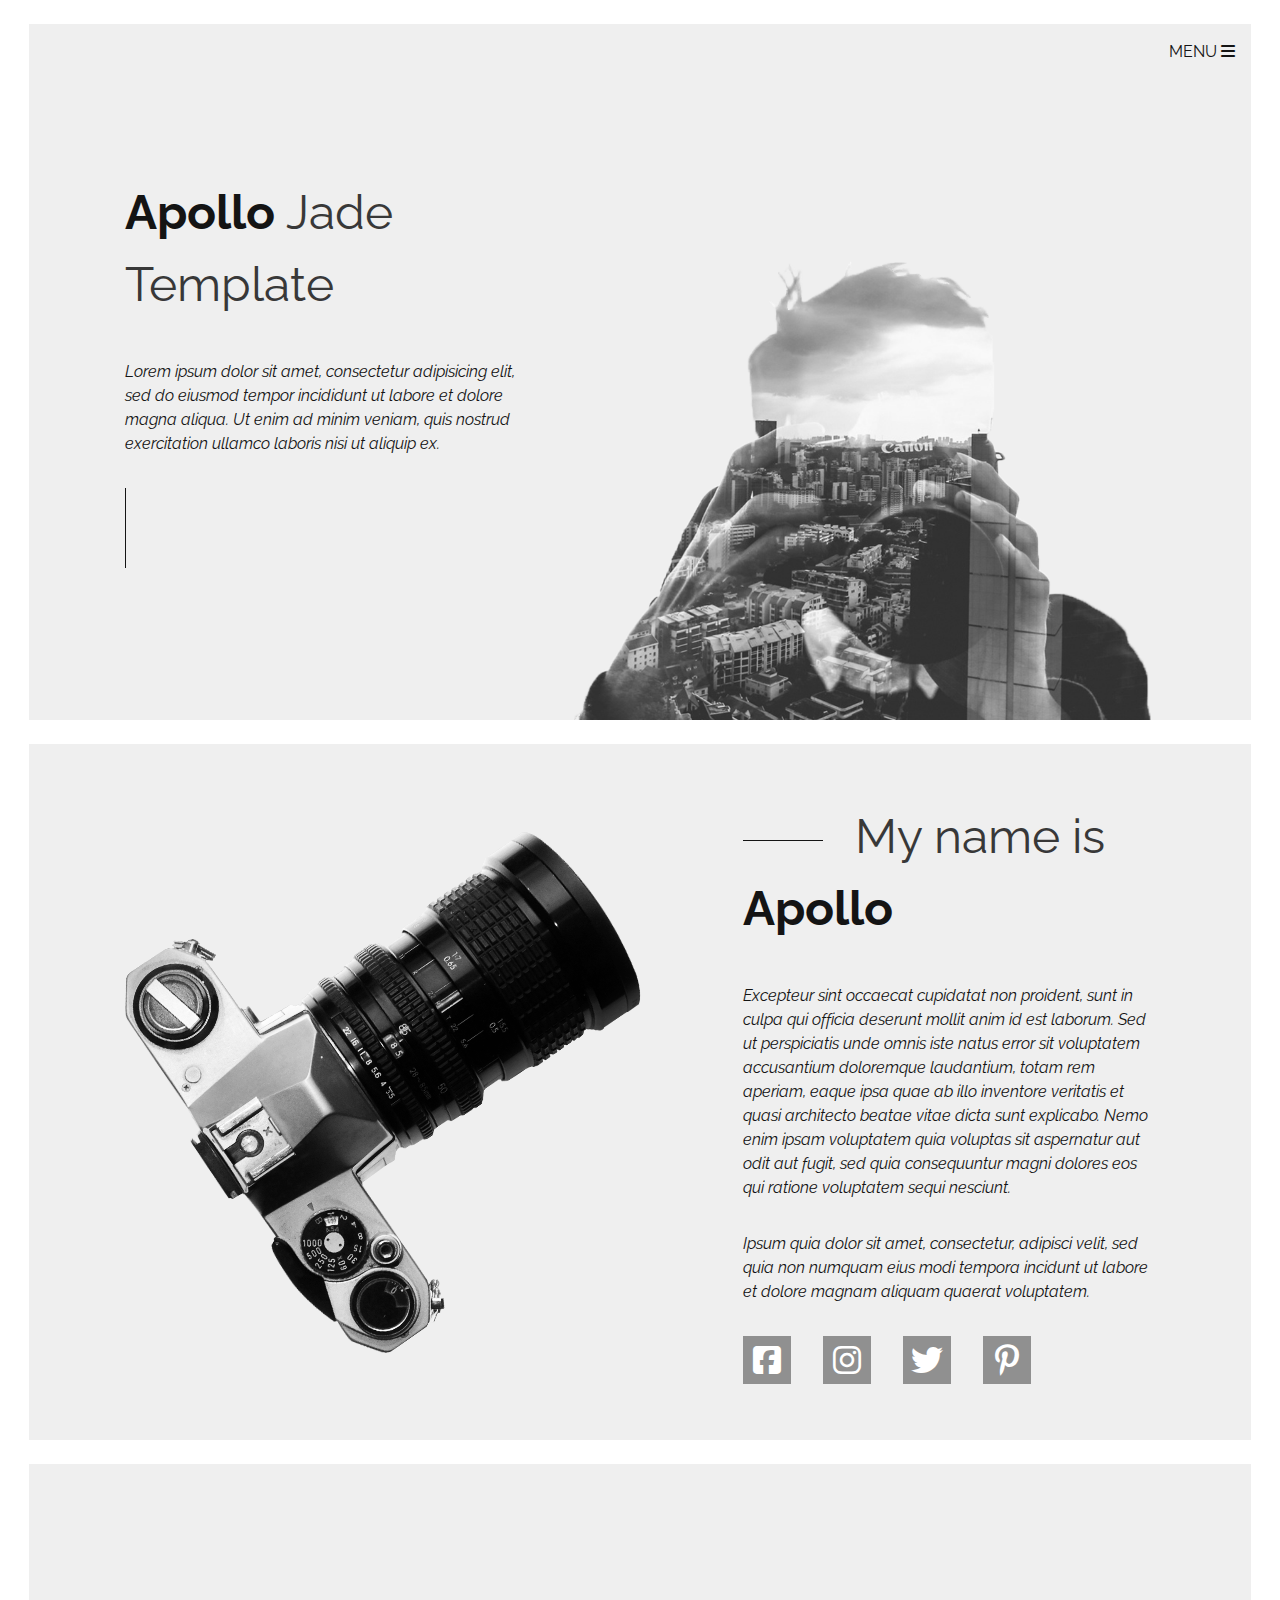
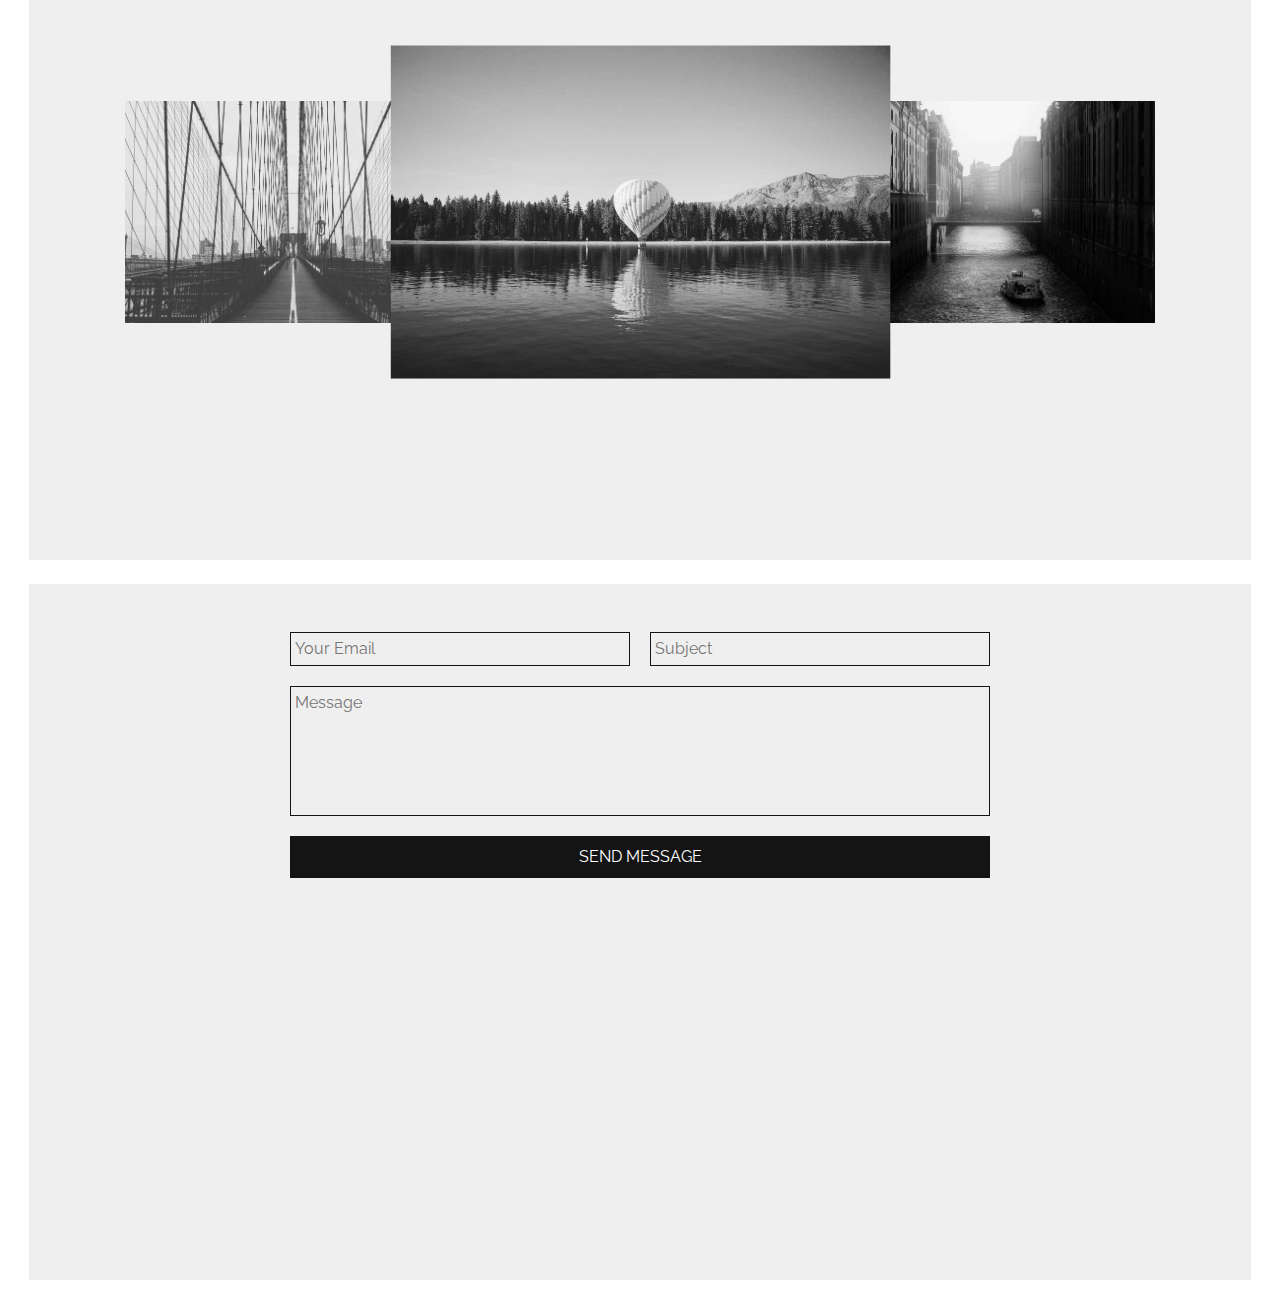
<file: HTML & CSS Exam P/03. Portfolio/index.html>
<!DOCTYPE html>
<html lang="en">

<head>
    <meta charset="UTF-8" />
    <meta http-equiv="X-UA-Compatible" content="IE=edge" />
    <meta name="viewport" content="width=device-width, initial-scale=1.0" />
    <title>Task 3</title>
    <link rel="stylesheet" href="https://use.fontawesome.com/releases/v5.10.2/css/all.css" />
    <link rel="preconnect" href="https://fonts.googleapis.com" />
    <link rel="preconnect" href="https://fonts.gstatic.com" crossorigin />
    <link
        href="https://fonts.googleapis.com/css2?family=Raleway:ital,wght@0,100;0,200;0,300;0,400;0,500;0,600;0,700;0,800;1,100;1,200;1,300;1,400;1,500;1,600;1,700;1,800&display=swap"
        rel="stylesheet" />
    <link rel="stylesheet" href="main.css" />
</head>

<body>
    <main>
        <section id="hero" class="page-section section-flexed">
            <div class="navigation">
                <span>MENU</span>
                <i class="fas fa-bars"></i>
            </div>

            <div class="section-info">
                <h1 class="title">
                    <b class="bolded">Apollo</b>
                    Jade Template
                </h1>
                <p class="desc">
                    Lorem ipsum dolor sit amet, consectetur adipisicing elit, sed do
                    eiusmod tempor incididunt ut labore et dolore magna aliqua. Ut enim
                    ad minim veniam, quis nostrud exercitation ullamco laboris nisi ut
                    aliquip ex.
                </p>

                <div class="divider vertical"></div>
            </div>

            <img src="images/hero.png" alt="Hero img" class="section-img hero-img" />
        </section>

        <section id="camera" class="page-section section-flexed">
            <img src="images/camera.png" alt="Hero img" class="section-img hero-img" />

            <div class="section-info">
                <h1 class="title">
                    <span class="divider horizontal"></span>
                    My name is <b>Apollo</b>
                </h1>
                <p class="desc">
                    Excepteur sint occaecat cupidatat non proident, sunt in culpa qui
                    officia deserunt mollit anim id est laborum. Sed ut perspiciatis
                    unde omnis iste natus error sit voluptatem accusantium doloremque
                    laudantium, totam rem aperiam, eaque ipsa quae ab illo inventore
                    veritatis et quasi architecto beatae vitae dicta sunt explicabo.
                    Nemo enim ipsam voluptatem quia voluptas sit aspernatur aut odit aut
                    fugit, sed quia consequuntur magni dolores eos qui ratione
                    voluptatem sequi nesciunt.
                </p>
                <p class="desc">
                    Ipsum quia dolor sit amet, consectetur, adipisci velit, sed quia non
                    numquam eius modi tempora incidunt ut labore et dolore magnam
                    aliquam quaerat voluptatem.
                </p>

                <ul class="socials" role="list">
                    <li class="social">
                        <i class="fab fa-facebook-square"></i>
                    </li>
                    <li class="social">
                        <i class="fab fa-instagram"></i>
                    </li>
                    <li class="social">
                        <i class="fab fa-twitter"></i>
                    </li>
                    <li class="social">
                        <i class="fab fa-pinterest-p"></i>
                    </li>
                </ul>
            </div>
        </section>

        <section id="gallery" class="page-section">
            <ul class="list" role="list">
                <li class="picture">
                    <img src="images/thumb-3.jpeg" alt="thumb-3" />
                </li>
                <li class="picture">
                    <img src="images/thumb-4.jpeg" alt="thumb-4" />
                </li>
                <li class="picture">
                    <img src="images/thumb-122.jpeg" alt="thumb-122" />
                </li>
            </ul>
        </section>

        <section id="contacts" class="page-section">
            <form action="/submit" class="form">
                <input class="email" name="email" type="email" placeholder="Your Email" />
                <input class="subject" name="subject" type="text" placeholder="Subject" />

                <textarea class="msg" name="message" placeholder="Message" rows="5"></textarea>

                <button class="btn">SEND MESSAGE</button>
            </form>
        </section>
    </main>
</body>

</html>
</file>
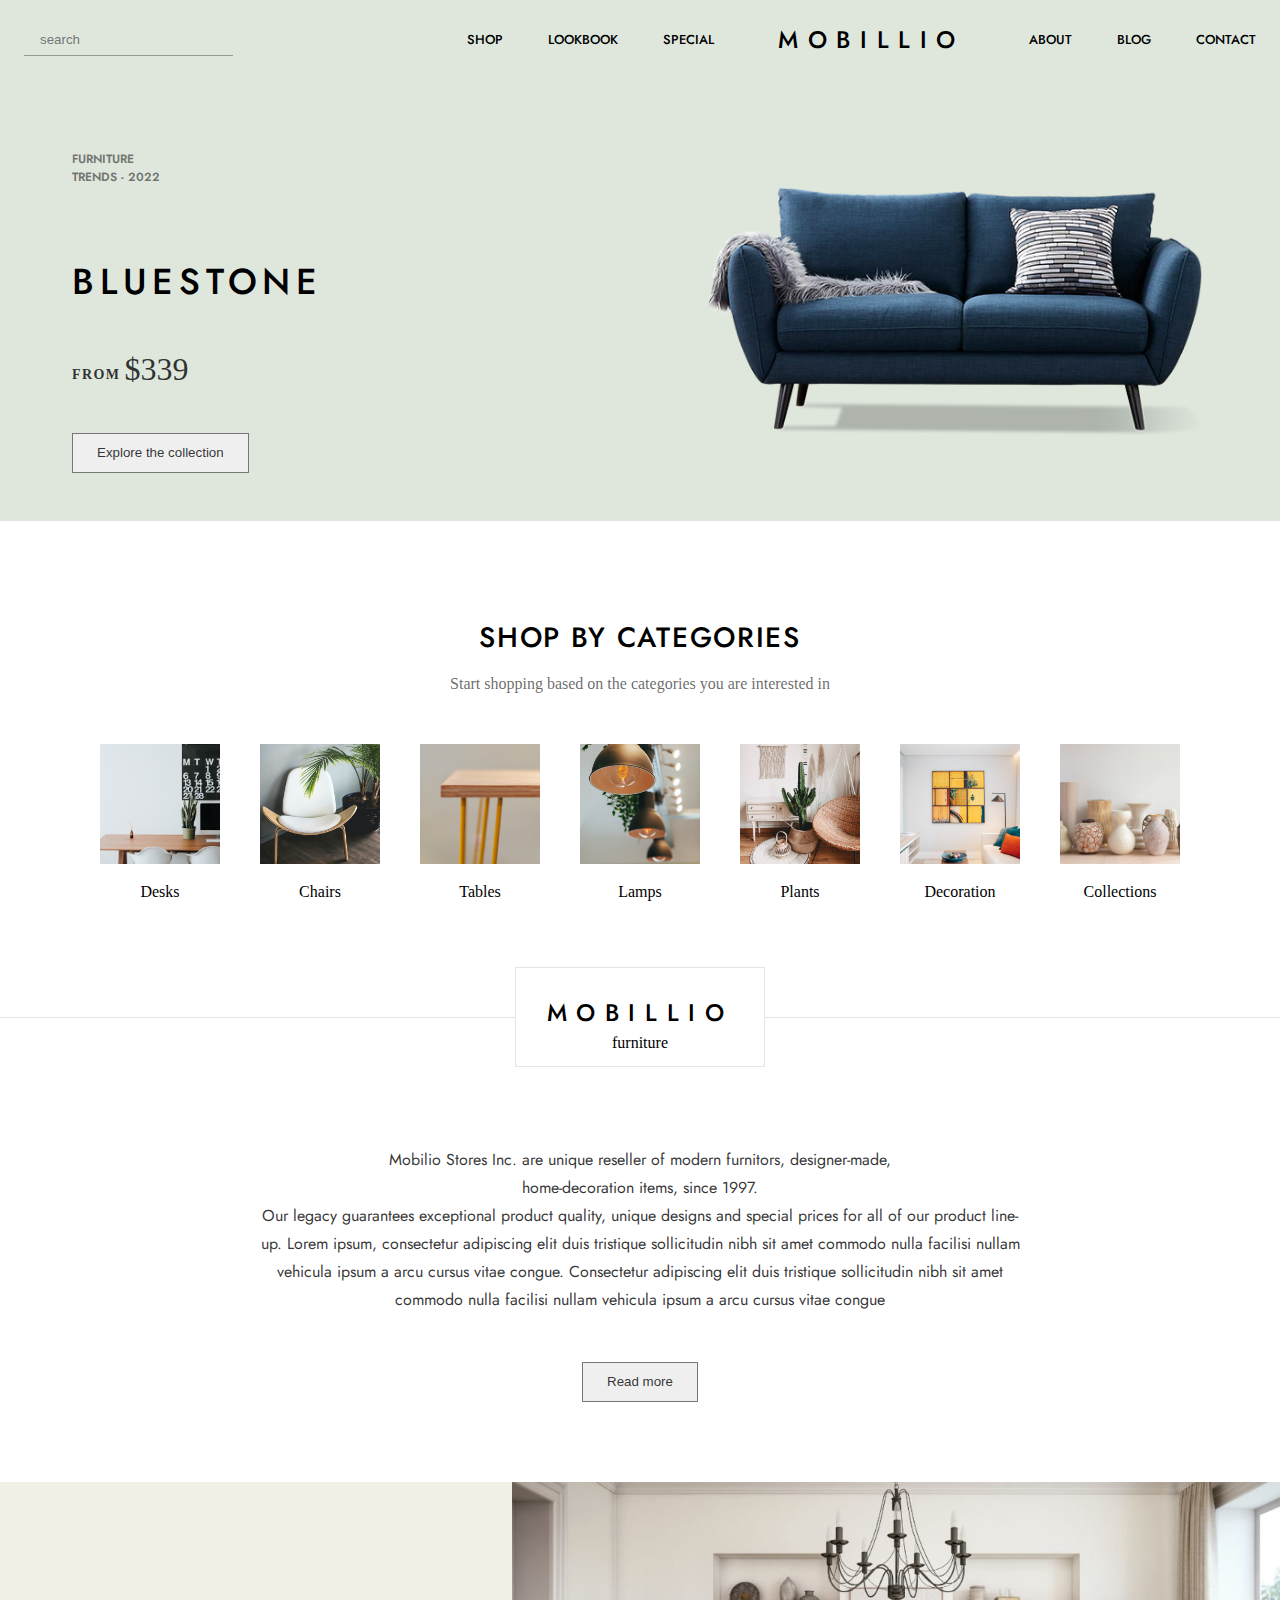
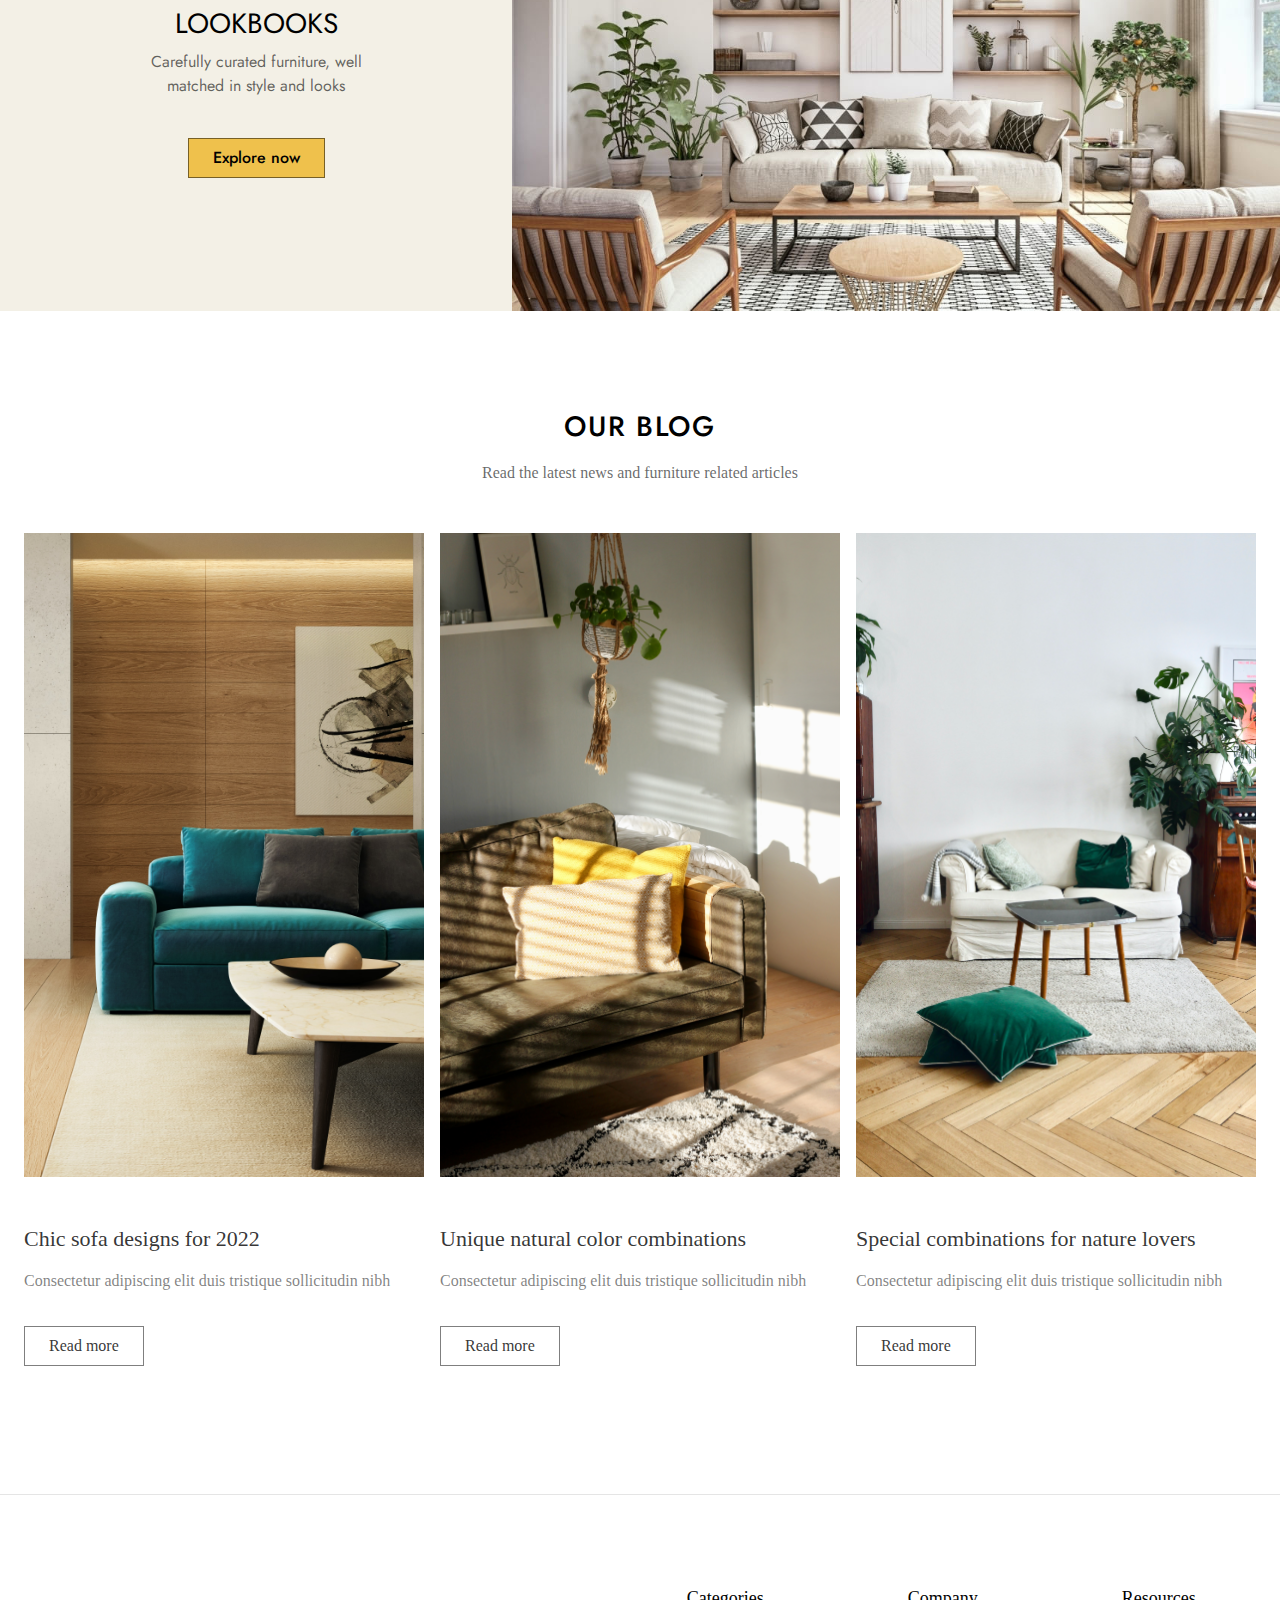
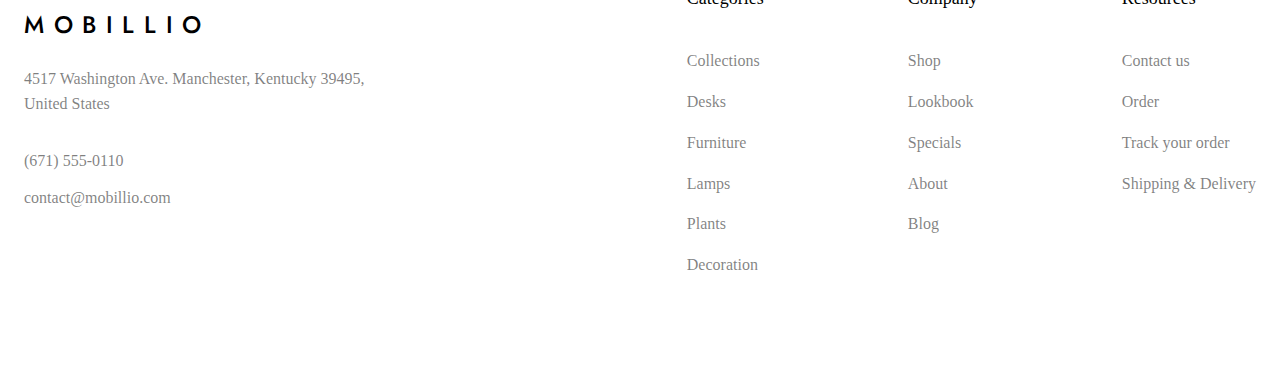
<file: HTML & CSS Exam Re/Task2/index.html>
<!DOCTYPE html>
<html lang="en">

<head>
  <title>Mobillio Online Store</title>
  <meta name="viewport" content="width=device-width, initial-scale=1.0" />
  <meta charset="utf-8" />
  <link rel="stylesheet" href="https://fonts.googleapis.com/css2?family=Jost" data-tag="font" />
  <link rel="stylesheet" href="./style.css" />
  <link rel="stylesheet" href="./responsive.css" />
</head>

<body>
  <div>
    <div class="home-container">
      <div class="home-navbar">
        <header data-role="Header" class="home-header max-width-container">
          <div class="home-navbar1">
            <div class="home-container01">
              <input type="text" placeholder="search" class="home-textinput input" />
            </div>
            <div class="home-middle">
              <div class="home-left">
                <span class="navbar-link">SHOP</span>
                <span class="navbar-link">LOOKBOOK</span>
                <span class="navbar-link">SPECIAL</span>
              </div>
              <span class="navbar-logo-title">MOBILLIO</span>
              <div class="home-right">
                <span class="navbar-link">ABOUT</span>
                <span class="navbar-link">BLOG</span>
                <span class="navbar-link">CONTACT</span>
              </div>
            </div>
          </div>
        </header>
      </div>
      <div class="home-main">
        <div class="home-hero section-container">
          <div class="home-max-width max-width-container">
            <div class="home-hero1">
              <div class="home-container03">
                <div class="home-info">
                  <span class="home-text12">
                    <span>furniture</span>
                    <br />
                    <span>trends - 2022</span>
                  </span>
                </div>
                <h1 class="home-text16 Heading-1">Bluestone</h1>
                <div class="home-container04">
                  <span class="home-text17">FROM</span>
                  <span class="home-text18">$339</span>
                </div>
                <div class="home-btn-group">
                  <button class="button">Explore the collection</button>
                </div>
              </div>
              <img alt="image23271449" src="./images/pic1.png" class="home-image5" />
            </div>
          </div>
        </div>
        <div class="section-container column">
          <div class="max-width-container">
            <div class="section-heading-section-heading">
              <h1 class="section-heading-text Heading-2">
                <span>SHOP BY CATEGORIES</span>
              </h1>
              <span class="section-heading-text1">
                <span>
                  Start shopping based on the categories you are interested in
                </span>
              </span>
            </div>
            <div class="home-cards-container">
              <div class="category-card-category-card">
                <img alt="image" src="./images/pic2.jpg" class="category-card-image" />
                <span class="category-card-text"><span>Desks</span></span>
              </div>
              <div class="category-card-category-card">
                <img alt="image" src="./images/pic3.jpg" class="category-card-image" />
                <span class="category-card-text"><span>Chairs</span></span>
              </div>
              <div class="category-card-category-card">
                <img alt="image" src="./images/pic4.jpg" class="category-card-image" />
                <span class="category-card-text"><span>Tables</span></span>
              </div>
              <div class="category-card-category-card">
                <img alt="image" src="./images/pic5.jpg" class="category-card-image" />
                <span class="category-card-text"><span>Lamps</span></span>
              </div>
              <div class="category-card-category-card">
                <img alt="image" src="./images/pic6.jpg" class="category-card-image" />
                <span class="category-card-text"><span>Plants</span></span>
              </div>
              <div class="category-card-category-card">
                <img alt="image" src="./images/pic7.jpg" class="category-card-image" />
                <span class="category-card-text">
                  <span>Decoration</span>
                </span>
              </div>
              <div class="category-card-category-card">
                <img alt="image" src="./images/pic8.jpg" class="category-card-image" />
                <span class="category-card-text">
                  <span>Collections</span>
                </span>
              </div>
            </div>
          </div>
          <div class="home-banner">
            <div class="home-container05">
              <h3 class="home-text19 Heading-3">MOBILLIO</h3>
              <span class="home-text20">
                <span></span>
                <span>furniture</span>
              </span>
            </div>
          </div>
          <div class="home-container06 max-width-container">
            <div class="home-container07">
              <span class="home-text23">
                <span>
                  Mobilio Stores Inc. are unique reseller of modern furnitors,
                  designer-made,
                </span>
                <br />
                <span>home-decoration items, since 1997.</span>
                <br />
                <span>
                  Our legacy guarantees exceptional product quality, unique
                  designs and special prices for all of our product line-up.
                  Lorem ipsum, consectetur adipiscing elit duis tristique
                  sollicitudin nibh sit amet commodo nulla facilisi nullam
                  vehicula ipsum a arcu cursus vitae congue. Consectetur
                  adipiscing elit duis tristique sollicitudin nibh sit amet
                  commodo nulla facilisi nullam vehicula ipsum a arcu cursus
                  vitae congue
                </span>
              </span>
              <button class="button">Read more</button>
            </div>
          </div>
        </div>
        <div class="home-full-width-banner section-container">
          <div class="home-left4">
            <div class="home-content">
              <span class="home-text29">LOOKBOOKS</span>
              <span class="home-text30">
                Carefully curated furniture, well matched in style and looks
              </span>
            </div>
            <div class="home-btn button">
              <span class="home-text31">Explore now</span>
            </div>
          </div>
          <img alt="Rectangle13271410" src="./images/pic9.jpg" class="home-image6" />
        </div>
        <div class="section-container">
          <div class="max-width-container">
            <div class="section-heading-section-heading section-heading-root-class-name">
              <h1 class="section-heading-text Heading-2">
                <span>Our blog</span>
              </h1>
              <span class="section-heading-text1">
                <span>
                  Read the latest news and furniture related articles
                </span>
              </span>
            </div>
            <div class="home-container08">
              <div class="blog-post-card-blog-post-card blog-post-card-root-class-name">
                <img alt="image" src="./images/pic10.jpg" class="blog-post-card-image" />
                <div class="blog-post-card-container">
                  <span class="blog-post-card-text">
                    <span>Chic sofa designs for 2022</span>
                  </span>
                  <span class="blog-post-card-text1">
                    <span>
                      Consectetur adipiscing elit duis tristique sollicitudin
                      nibh
                    </span>
                  </span>
                  <a href="#" class="button">
                    Read more
                  </a>
                </div>
              </div>
              <div class="blog-post-card-blog-post-card">
                <img alt="image" src="./images/pic11.jpg" class="blog-post-card-image" />
                <div class="blog-post-card-container">
                  <span class="blog-post-card-text">
                    <span>Unique natural color combinations</span>
                  </span>
                  <span class="blog-post-card-text1">
                    <span>
                      Consectetur adipiscing elit duis tristique sollicitudin
                      nibh
                    </span>
                  </span>
                  <a href="#" class="button">
                    Read more
                  </a>
                </div>
              </div>
              <div class="blog-post-card-blog-post-card">
                <img alt="image" src="./images/pic12.jpg" class="blog-post-card-image" />
                <div class="blog-post-card-container">
                  <span class="blog-post-card-text">
                    <span>Special combinations for nature lovers</span>
                  </span>
                  <span class="blog-post-card-text1">
                    <span>
                      Consectetur adipiscing elit duis tristique sollicitudin
                      nibh
                    </span>
                  </span>
                  <a href="#" class="button">
                    Read more
                  </a>
                </div>
              </div>
            </div>
          </div>
        </div>
      </div>
      <div class="home-footer">
        <div class="max-width-container">
          <footer class="home-footer1">
            <div class="home-container09">
              <h3 class="home-text32 Heading-3">MOBILLIO</h3>
              <span class="home-text33">
                <span>4517 Washington Ave. Manchester, Kentucky 39495,</span>
                <br />
                <span>United States</span>
              </span>
              <span class="home-text36">(671) 555-0110</span>
              <span class="home-text37">contact@mobillio.com</span>
            </div>
            <div class="home-links-container">
              <div class="home-container10">
                <span class="home-text38">Categories</span>
                <a href="#" class="home-text39">Collections</a>
                <a href="#" class="home-text40">Desks</a>
                <a href="#" class="home-text41">Furniture</a>
                <a href="#" class="home-text42">Lamps</a>
                <a href="#" class="home-text43">Plants</a>
                <a href="#" class="home-text44">Decoration</a>
              </div>
              <div class="home-container11">
                <span class="home-text45">Company</span>
                <a href="#" class="home-text46">Shop</a>
                <a href="#" class="home-text47">Lookbook</a>
                <a href="#" class="home-text48">Specials</a>
                <a href="#" class="home-text49">About</a>
                <a href="#" class="home-text50">Blog</a>
              </div>
              <div class="home-container12">
                <span class="home-text51">Resources</span>
                <a href="#" class="home-text52">Contact us</a>
                <a href="#" class="home-text53">Order</a>
                <a href="#" class="home-text54">Track your order</a>
                <a href="#" class="home-text55">Shipping &amp; Delivery</a>
              </div>
            </div>
          </footer>
        </div>
      </div>
    </div>
  </div>
</body>

</html>
</file>
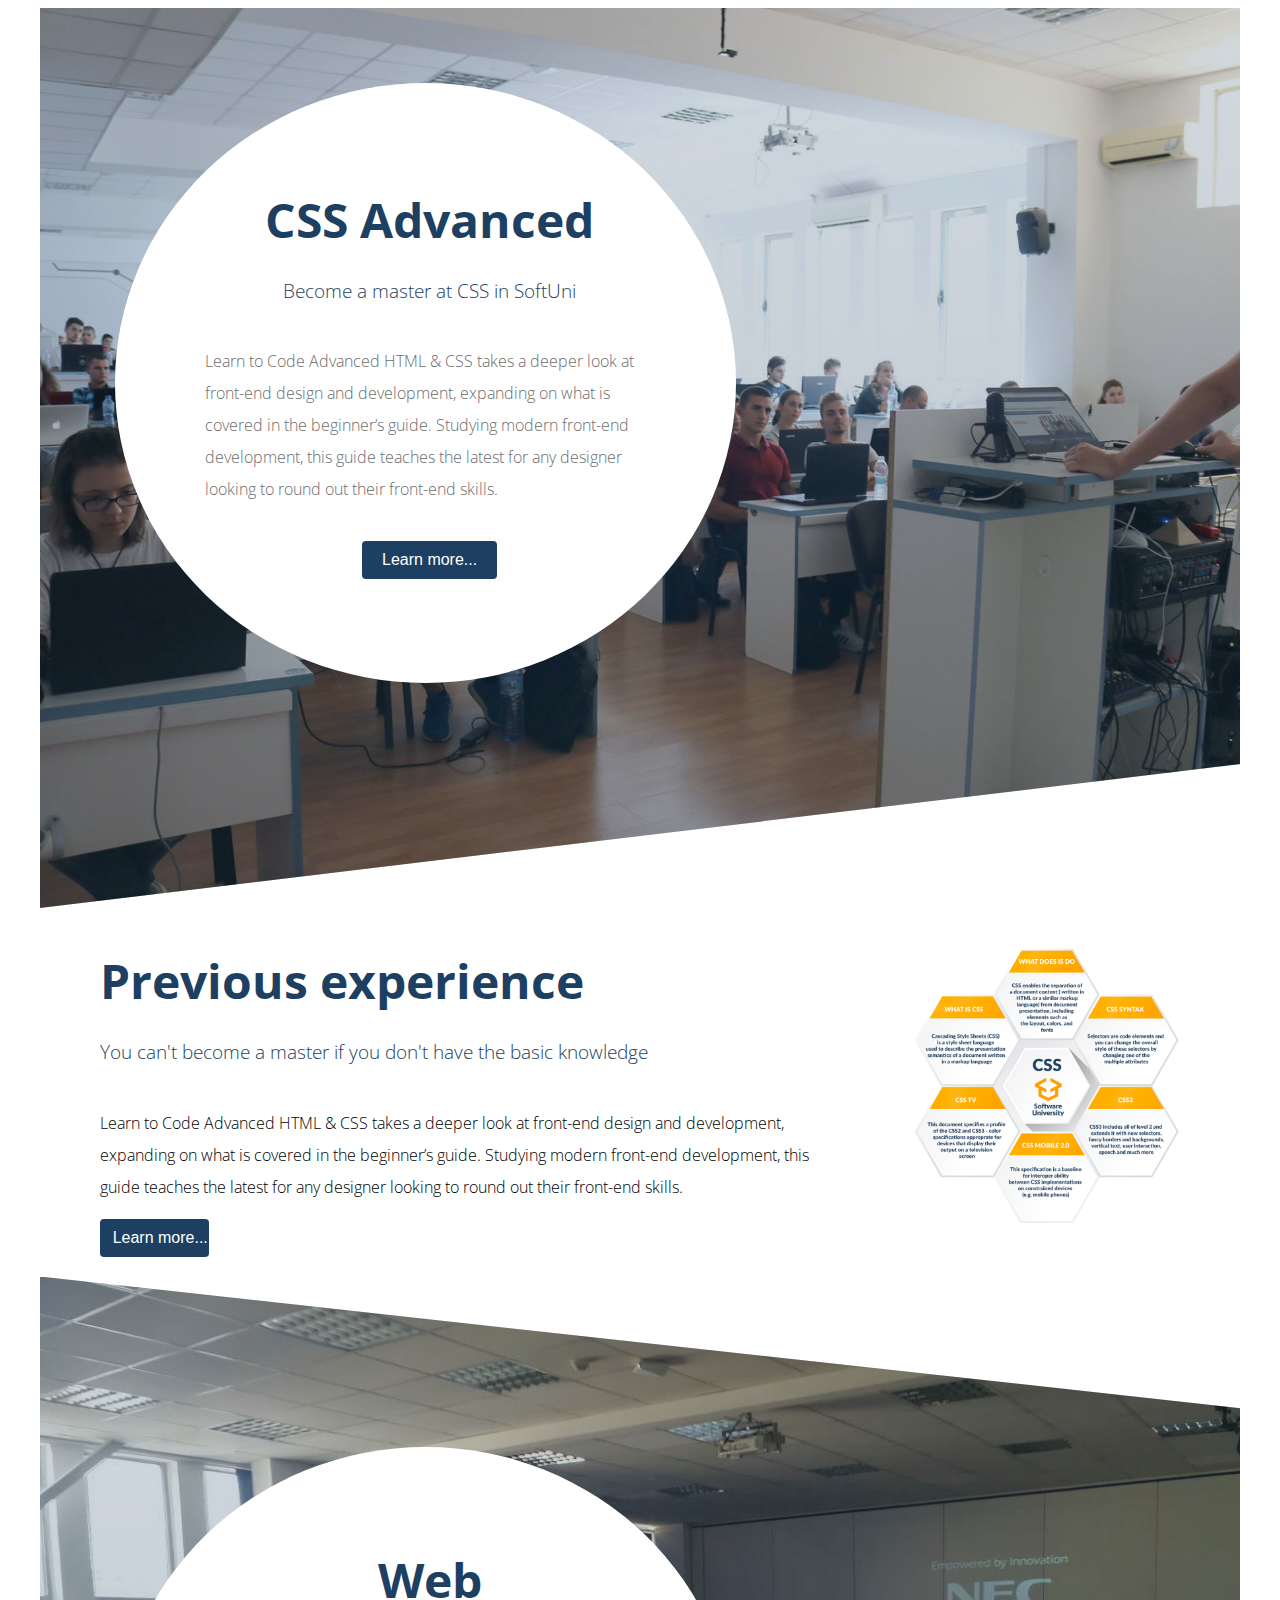
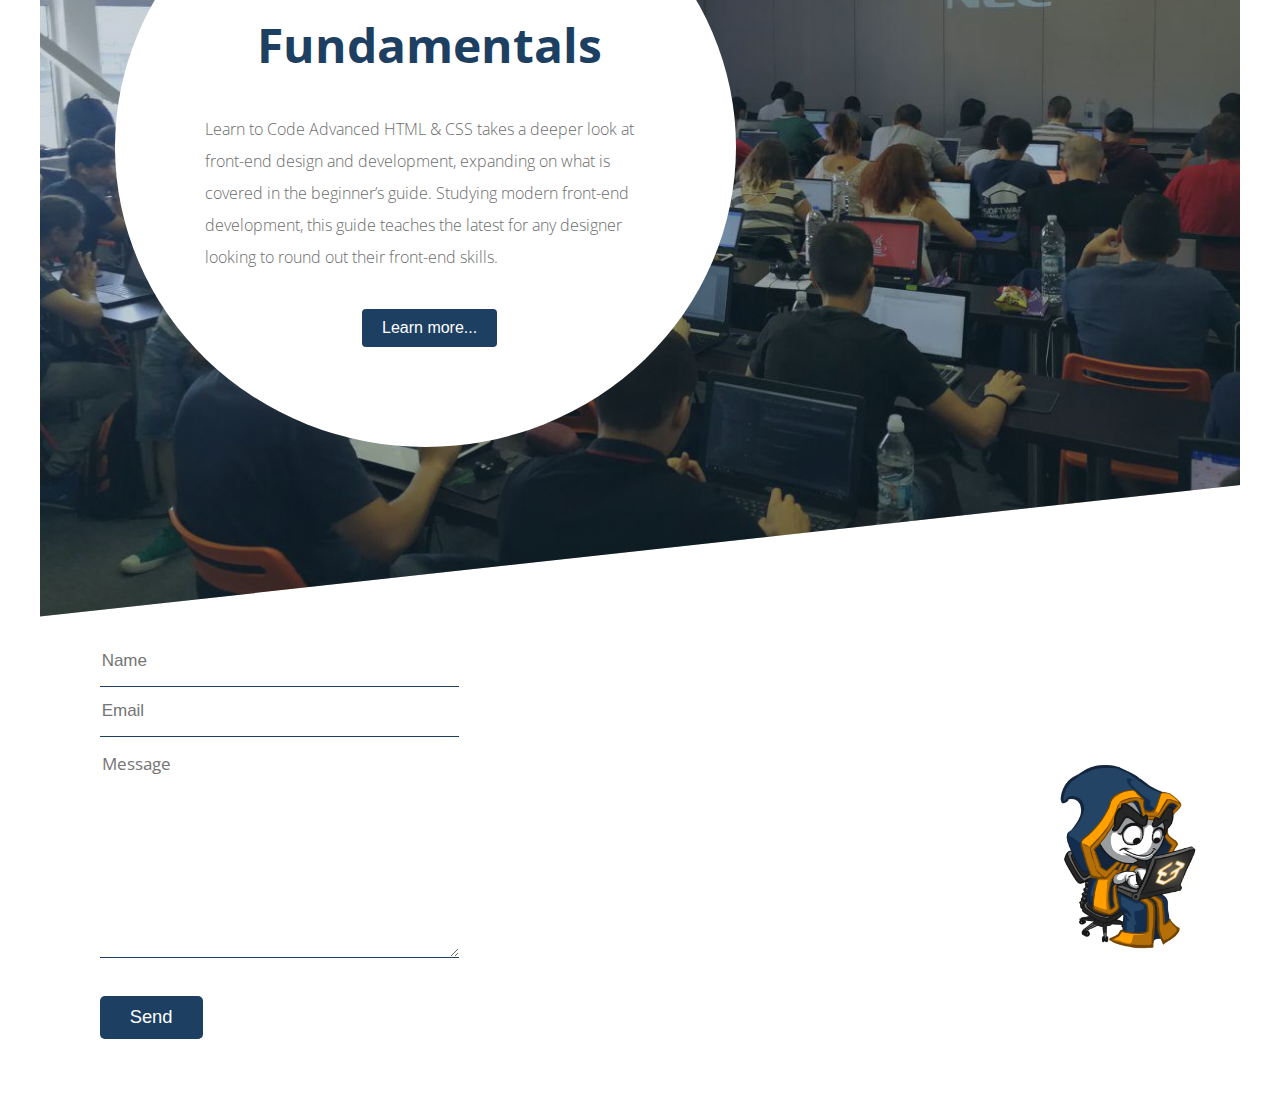
<file: HTML & CSS Exam - 26 Jun 2022/02. CSS Advanced_Author's Solution/02.CSS-Advanced/index.html>
<!DOCTYPE html>
<html lang="en">

<head>
    <meta charset="UTF-8">
    <meta name="viewport" content="width=device-width, initial-scale=1.0">
    <meta http-equiv="X-UA-Compatible" content="ie=edge">

    <title>CSS Advanced</title>
    <link rel="stylesheet" href="style.css">
    <link rel="stylesheet" href="responsive.css">
</head>

<body>
    <main>
        <section class="left-to-right">

            <article>
                <header>
                    <h1>CSS Advanced</h1>
                    <p>Become a master at CSS in SoftUni</p>
                </header>
                <p>
                    Learn to Code Advanced HTML & CSS takes a deeper look at front-end design and development,
                    expanding on what is covered in the beginner’s guide. Studying modern front-end development, this
                    guide teaches the latest for any designer looking to round out their front-end skills.
                </p>

                <button>
                    Learn more...
                </button>
            </article>

        </section>

        <section>

            <article>
                <header>
                    <h1>Previous experience</h1>
                    <p>You can't become a master if you don't have the basic knowledge</p>
                </header>
                <p>
                    Learn to Code Advanced HTML & CSS takes a deeper look at front-end design and development,
                    expanding on what is covered in the beginner’s guide. Studying modern front-end development, this
                    guide teaches the latest for any designer looking to round out their front-end skills.
                </p>

                <button>
                    Learn more...
                </button>

            </article>

            <article>
                <img src="img/img-01.png">
            </article>

        </section>

        <section class="left-to-right">

            <article>
                <header>
                    <h1>Web Fundamentals</h1>
                </header>
                <p>
                    Learn to Code Advanced HTML & CSS takes a deeper look at front-end design and development,
                    expanding on what is covered in the beginner’s guide. Studying modern front-end development, this
                    guide teaches the latest for any designer looking to round out their front-end skills.
                </p>

                <button>
                    Learn more...
                </button>
            </article>

        </section>

        <section>

            <article>
                <form>
                    <label for="name">
                        <input type="text" placeholder="Name" id="name">
                    </label>

                    <label for="email">
                        <input type="email" placeholder="Email" id="email">
                    </label>

                    <label for="message">
                        <textarea id="message" cols="30" rows="10" placeholder="Message"></textarea>
                    </label>

                    <label for="send">
                        <input type="submit" value="Send" id="send">
                    </label>
                </form>
            </article>

            <article>
                <img src="img/img-02.png">
            </article>

        </section>
    </main>
</body>
</html>
</file>
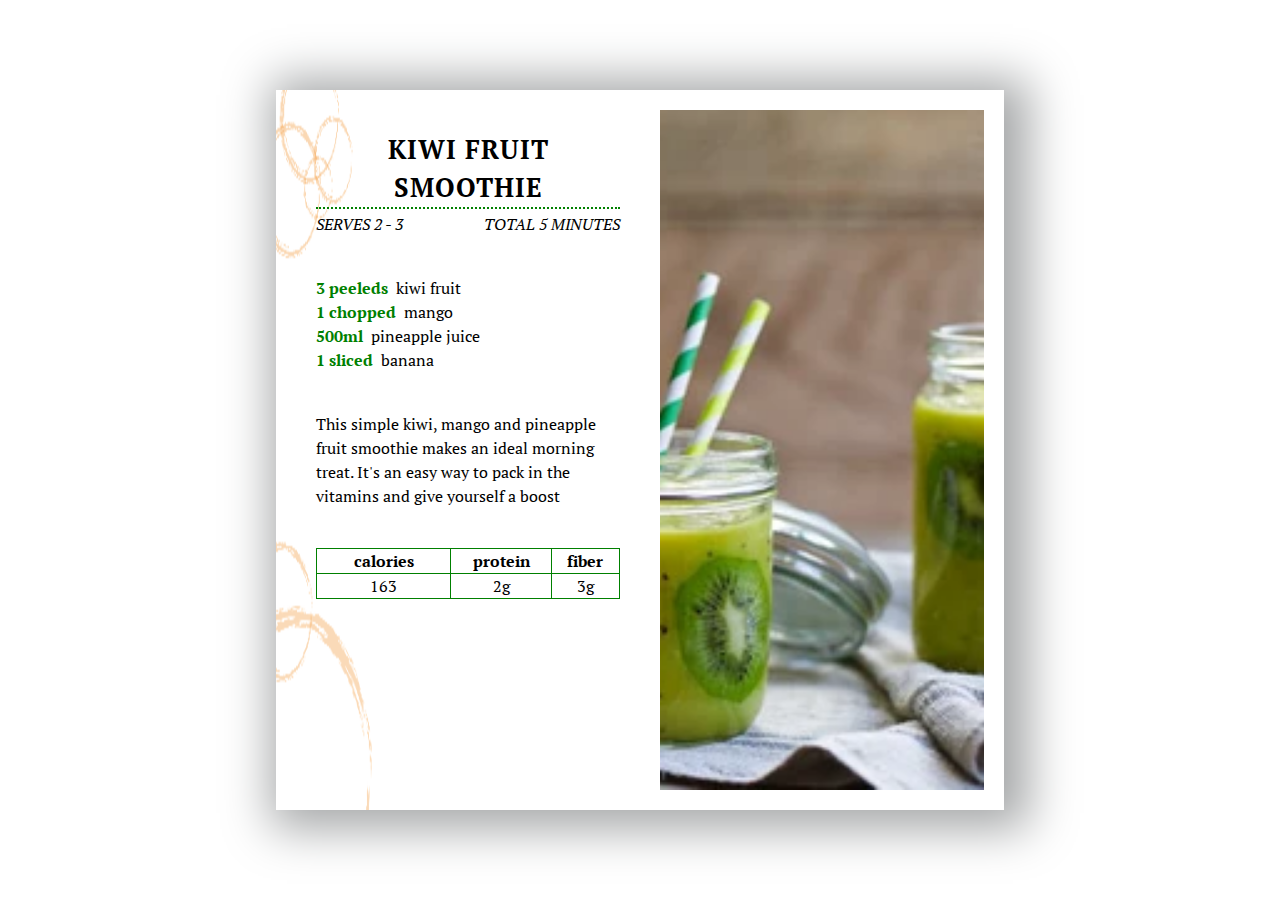
<file: HTML & CSS Exam - 27 02 2022/01.Kiwi_Fruit_Smoothie/01.Kiwi_Fruit_Smoothie/index.html>
<!DOCTYPE html>
<html lang="en">

<head>
    <meta charset="UTF-8">
    <meta http-equiv="X-UA-Compatible" content="IE=edge">
    <meta name="viewport" content="width=device-width, initial-scale=1.0">
    <title>Vegetable Juice</title>
    <link rel="stylesheet" href="main.css">
</head>

<body>
    <article>
        <img src="image/image1.png" alt="">
        <div class="wrapper">
        <section class="first-sec">
            <h1>KIWI FRUIT SMOOTHIE</h1>
            <div class="prep-info">
                <p>SERVES 2 - 3</p>
                <p>TOTAL 5 MINUTES</p>
            </div>
            <div class="ingredients-info">
                <p><span>3 peeleds</span> kiwi fruit</p>
                <p><span>1 chopped</span> mango</p>
                <p><span>500ml</span> pineapple juice</p>
                <p><span>1 sliced</span> banana</p>
            </div>
            <div class="instructions">
                <p>This simple kiwi, mango and pineapple fruit smoothie makes an ideal morning treat. It's an easy way
                    to pack in the
                    vitamins and give yourself a boost</p>
            </div>
            <div class="nutritions">
                <p class="bold">calories</p>
                <p class="bold">protein</p>
                <p class="bold">fiber</p>
                <p>163</p>
                <p>2g</p>
                <p>3g</p>
            </div>
        </section>
        <section class="img-jars">
            <img src="image/kiwi-smoothie.jpg" alt="">
        </section>
        </div>
    </article>
</body>

</html>
</file>
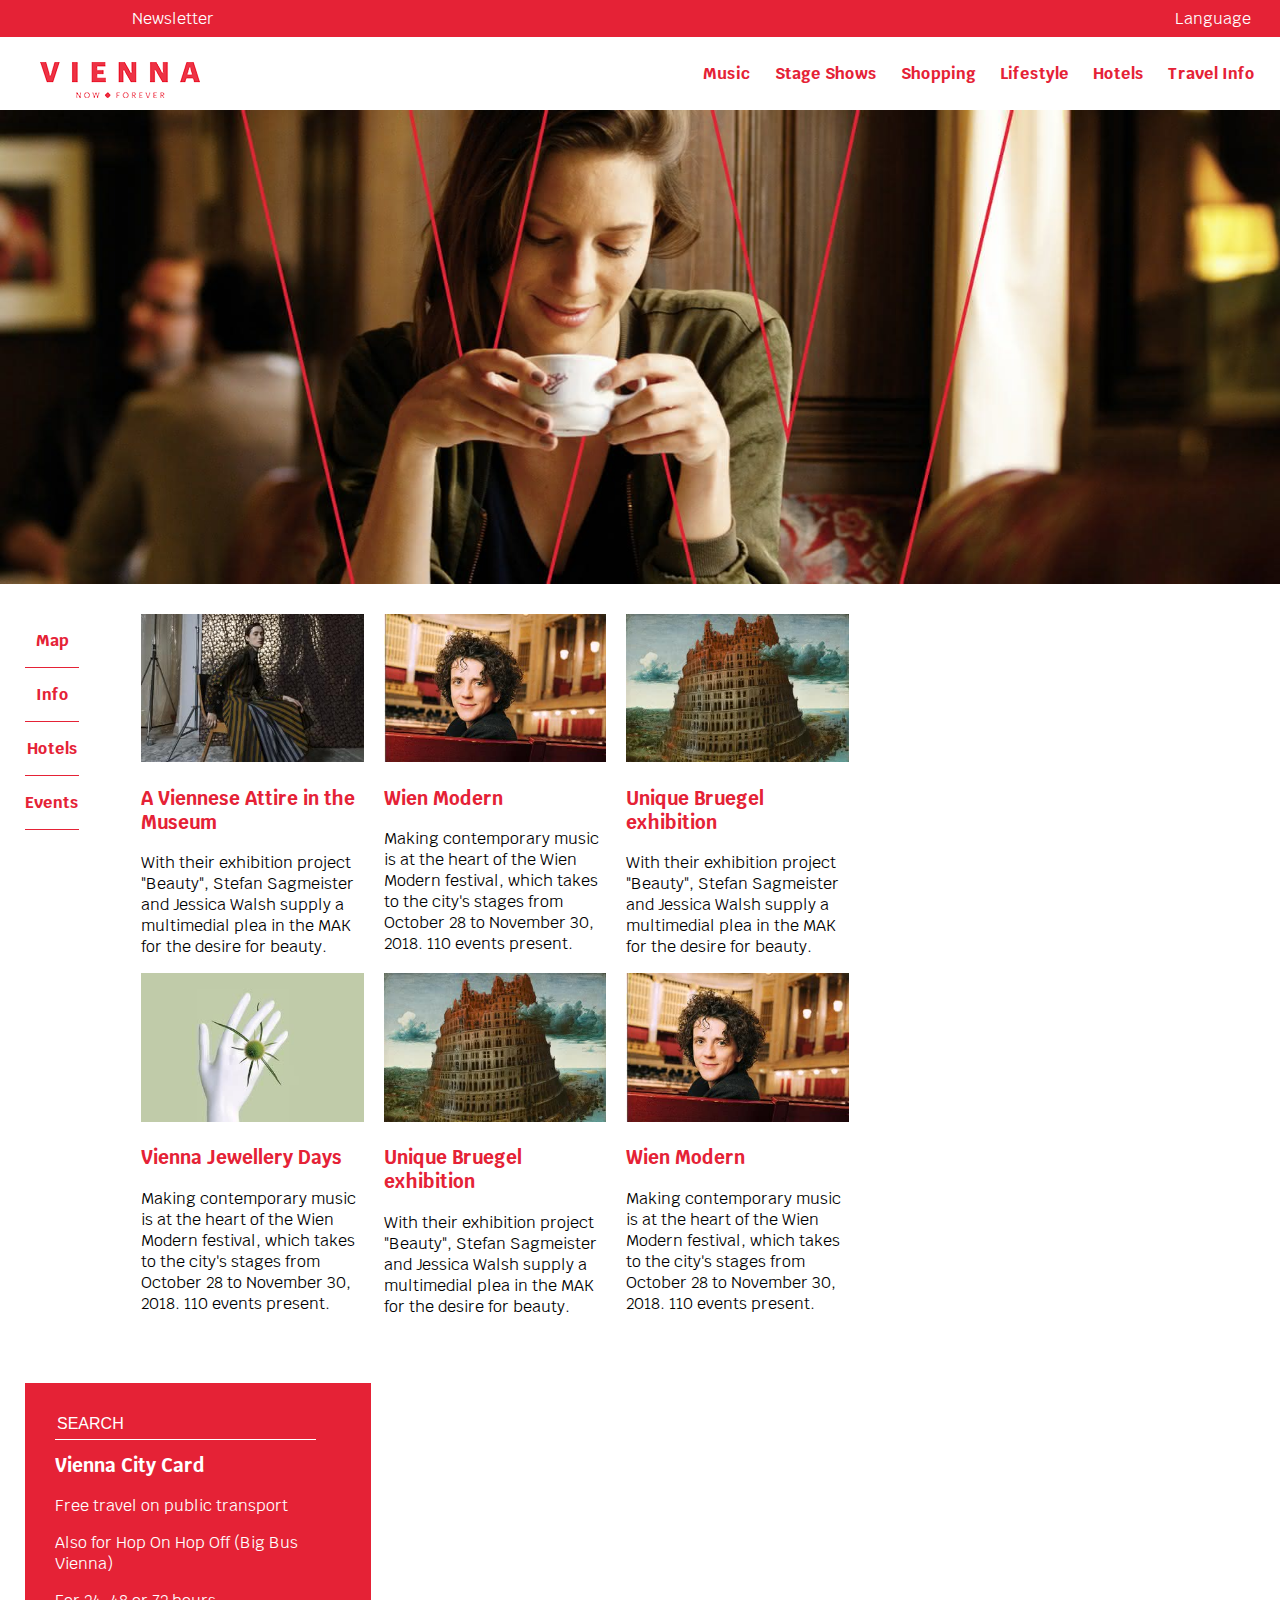
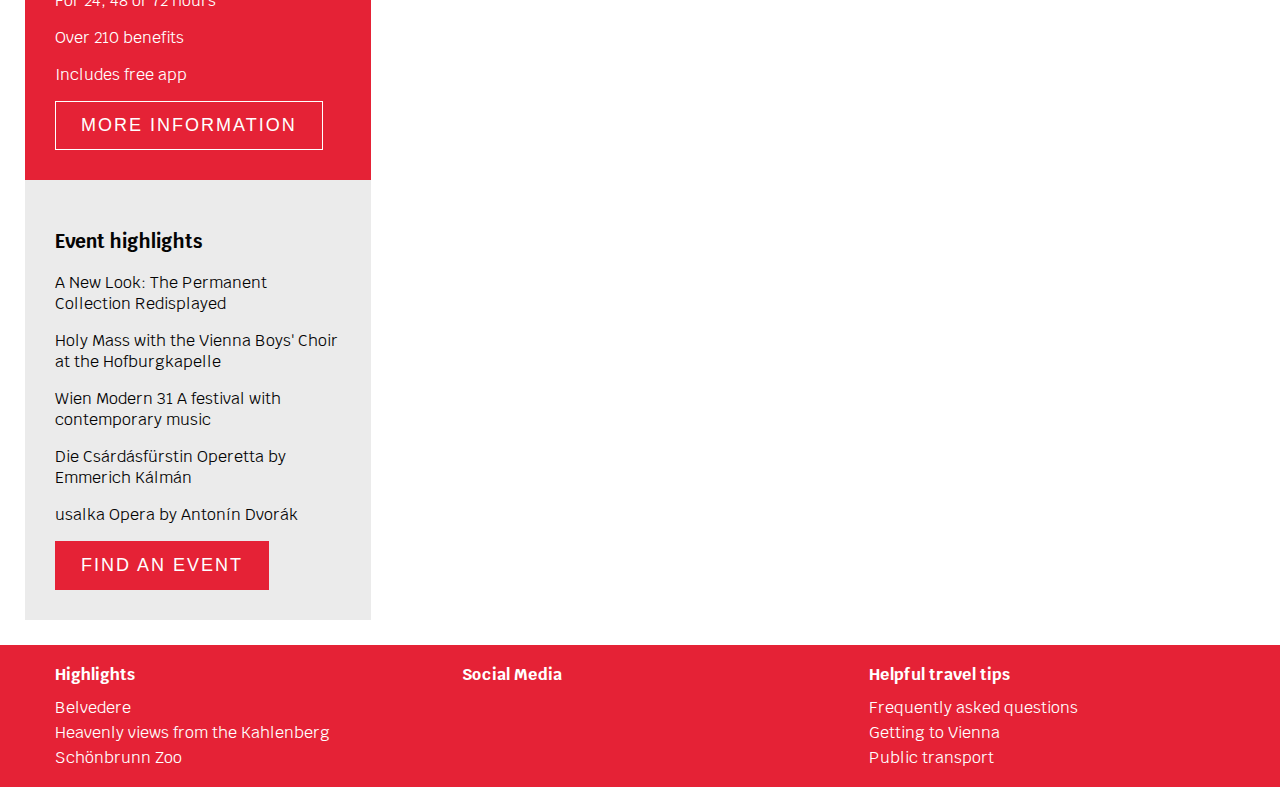
<file: HTML & CSS Exam - 27 02 2022/02.Landmarks/02.Landmarks/index.html>
<!DOCTYPE html>
<html>
<head>
    <meta charset="UTF-8">
    <title>Vienna</title>
    <meta name="viewport" content="width=device-width, initial-scale=1">
    <link rel="stylesheet" href="./style/styles.css">
    <link rel="stylesheet" href="https://use.fontawesome.com/releases/v5.4.2/css/all.css"
          integrity="sha384-/rXc/GQVaYpyDdyxK+ecHPVYJSN9bmVFBvjA/9eOB+pb3F2w2N6fc5qB9Ew5yIns" crossorigin="anonymous">
    <link rel="stylesheet" href="./style/responsive.css">
</head>
<body>
<header>
    <nav id="top-bar">
        <ul>
            <li><i class="fab fa-facebook-f"></i></li>
            <li><i class="fab fa-instagram"></i></li>
            <li><i class="fab fa-twitter"></i></li>
            <li><i class="far fa-envelope"></i> Newsletter</li>
        </ul>

        <ul>
            <li><i class="fas fa-globe-asia"></i> Language <i class="fas fa-arrow-down"></i></li>

        </ul>
    </nav>

    <nav id="main-menu">
        <img src="img/logo.png" alt="logo">
        <ul>
            <li>
                Music
            </li>
            <li>
                Stage Shows
            </li>
            <li>
                Shopping
            </li>
            <li>
                Lifestyle
            </li>
            <li>
                Hotels
            </li>
            <li>
                Travel Info
            </li>
        </ul>
    </nav>

    <div>
        <img src="img/coffee.jpg">
    </div>
</header>

<main>
    <aside id="left-aside">
        <article>
            <i class="fas fa-map-marked-alt"></i>
            <p>Map</p>
        </article>
        <article>
            <i class="fas fa-info"></i>
            <p>Info</p>
        </article>
        <article>
            <i class="fas fa-bed"></i>
            <p>Hotels</p>
        </article>
        <article>
            <i class="fas fa-theater-masks"></i>
            <p>Events</p>
        </article>
    </aside>

    <section id="news">
        <article>
            <img src="img/attire.jpg" alt="news-cover">
            <h3>A Viennese Attire in the Museum</h3>
            <p>
                With their exhibition project "Beauty", Stefan Sagmeister and Jessica Walsh supply a multimedial plea in
                the MAK for the desire for beauty.
            </p>
        </article>

        <article>
            <img src="img/wien-modern.jpg" alt="news-cover">
            <h3>Wien Modern</h3>
            <p>Making contemporary music is at the heart of the Wien Modern festival, which takes to the city's
                stages from October 28 to November 30, 2018. 110 events present.
            </p>
        </article>

        <article>
            <img src="img/bruegel.jpg" alt="news-cover">
            <h3>Unique Bruegel exhibition</h3>
            <p>
                With their exhibition project "Beauty", Stefan Sagmeister and Jessica Walsh supply a multimedial plea in
                the MAK for the desire for beauty.
            </p>
        </article>


        <article>
            <img src="img/jewellery.jpg" alt="news-cover">
            <h3>Vienna Jewellery Days</h3>
            <p>Making contemporary music is at the heart of the Wien Modern festival, which takes to the city's
                stages from October 28 to November 30, 2018. 110 events present.
            </p>
        </article>

        <article>
            <img src="img/bruegel.jpg" alt="news-cover">
            <h3>Unique Bruegel exhibition</h3>
            <p>
                With their exhibition project "Beauty", Stefan Sagmeister and Jessica Walsh supply a multimedial plea in
                the MAK for the desire for beauty.
            </p>
        </article>


        <article>
            <img src="img/wien-modern.jpg" alt="news-cover">
            <h3>Wien Modern</h3>
            <p>Making contemporary music is at the heart of the Wien Modern festival, which takes to the city's
                stages from October 28 to November 30, 2018. 110 events present.
            </p>
        </article>

    </section>

    <aside id="right-aside">
        <div>
            <label>
                <input type="text" placeholder="SEARCH">
                <i class="fas fa-search"></i>
            </label>

            <h3>Vienna City Card</h3>
            <p><i class="far fa-hand-point-right"></i> Free travel on public transport</p>
            <p><i class="far fa-hand-point-right"></i> Also for Hop On Hop Off (Big Bus Vienna)</p>
            <p><i class="far fa-hand-point-right"></i> For 24, 48 or 72 hours</p>
            <p><i class="far fa-hand-point-right"></i> Over 210 benefits</p>
            <p><i class="far fa-hand-point-right"></i> Includes free app</p>

            <button>MORE INFORMATION</button>
        </div>

        <div>
            <h3>Event highlights</h3>
            <p><i class="far fa-hand-point-right"></i> A New Look: The Permanent Collection Redisplayed</p>
            <p><i class="far fa-hand-point-right"></i> Holy Mass with the Vienna Boys' Choir at the Hofburgkapelle</p>
            <p><i class="far fa-hand-point-right"></i> Wien Modern 31
                A festival with contemporary music</p>
            <p><i class="far fa-hand-point-right"></i> Die Csárdásfürstin
                Operetta by Emmerich Kálmán</p>
            <p><i class="far fa-hand-point-right"></i> usalka
                Opera by Antonín Dvorák</p>

            <button>FIND AN EVENT</button>
        </div>

    </aside>
</main>

<footer>
    <ul>
        <li>Highlights</li>
        <li>Belvedere</li>
        <li>Heavenly views from the Kahlenberg</li>
        <li>Schönbrunn Zoo</li>
    </ul>
    <ul>
        <li>Social Media</li>
        <li>
            <i class="fab fa-facebook"></i>
            <i class="fab fa-twitter-square"></i>
            <i class="fab fa-instagram"></i>
            <i class="fab fa-linkedin"></i>
        </li>
    </ul>
    <ul>
        <li>Helpful travel tips</li>
        <li>Frequently asked questions</li>
        <li>Getting to Vienna</li>
        <li>Public transport</li>
    </ul>
</footer>
</body>
</html>
</file>
<file: HTML & CSS Exam - 26 Jun 2022/01. Home Design_Ресурси/style.css>
@import url('https://fonts.googleapis.com/css2?family=Courgette&display=swap');

* {
    box-sizing: border-box;
}

body {
    font-family: Courgette, cursive;
    padding: 5rem 8rem;
    text-align: center;
    background-color: #f5f5f5;
}

main {
    display: flex;
    /* gap: 1rem; */
    align-items: center;
    text-align: center;
    width: 60vw;
    justify-content: space-between;
    margin: auto
    
}
header{
    position: relative;
}
section {
    position: relative;
    width: 30%;
    height: 40vh;
    border-radius: 0.6rem;
    background-color: white;
}
header h1 {
    line-height: 1;
    font-weight: 500;
    font-size: 2.4rem;
    letter-spacing: 1.5px;
}
header h2 {
    position: relative;
    font-size: 1.2rem;
    line-height: 1;
    color: #cb2027;
    letter-spacing: 2.5px;
    left:5rem;
    bottom: 1rem;
}
section h3{
    font-size: 1.3rem;
    padding-bottom: 0px;
    margin-bottom: 1px;
}
section div.img-wrapper {
    position: relative;
    width: 100%;
    height: 45%;
    overflow: hidden;
    border-top-left-radius: 0.6rem;
    border-top-right-radius: 0.6rem;

}
section div.img-wrapper img {
    position: absolute;
    top: 0px;
    left: 0px;
    width: 100%;
    height: 100%;
    object-fit: cover;
    
}
p.devider {
    height: 1px;
    border: 1px solid #cb2027;
    /* margin-left:1rem;
    margin-right:1rem; */
}
p.text{
    font-size: 0.9rem;
}
div.bottom-link {
    position: absolute;
    left: 50%;
    transform: translate(-50%);
    bottom: 0.3rem;
    font-size: 0.9rem;
}
div.bottom-link a {
    border-radius: 100%;
    background-color: #cb2027;
    padding: 0.05rem 0.2rem;
    font-size: 0.7rem;
    color: white;
    font-weight: 800;
    text-decoration: none;
    margin-left: 2px;
}
 div.info {
    padding-left: 10px;
    padding-right: 10px;
 }
</file>
<file: HTML & CSS Exam P Ret/02. Mountain Journey_Ресурси/style.css>
@import url("https://fonts.googleapis.com/css?family=PT+Sans:400,400i,700,700i|PT+Serif:400,400i,700,700i");

* {
  margin: 0;
  padding: 0;
  box-sizing: border-box;
}

body {
  font-family: PT Sans, sans-serif;
  font-size: 16px;
  letter-spacing: 1.5;
  box-sizing: inherit;
  max-width: 100vw;
  color: #67686b;
}

li{
  list-style: none;  
}

header {
  background: linear-gradient(rgba(165, 163, 163, 0.3), rgba(165, 163, 163, 0.3)),
    url(./images/header-pic.jpg) no-repeat center center;
  background-size: cover;
  padding: 2rem 0;
  text-shadow: 1px 1px 1px rgb(80, 79, 79);
}

header nav {
  display: flex;
  width: 70%;
  margin: 0 auto;
  justify-content: space-between;
  align-items: center;
}

header nav ul li {
  display: inline-block;
  list-style-type: none;
}

header nav ul li a {
  color: white;
  text-decoration: none;
  font-weight: bold;
}

header nav ul li {
  padding-right: 1em;
}

.header-title {
  color: white;
  margin: 0 auto;
  text-align: center;
  padding: 6em 0;
}

.header-title h1 {
  font-size: 50px;
  padding-bottom: 0.5em;
}

.header-title p {
  font-size: 20px;
}

.header-title button {
  padding: 0.7em 0.9em;
  color: rgb(104, 102, 102);
  font-weight: bold;
  font-size: 16px;
  border: none;
  border-radius: 0.3rem;
  background: rgb(231, 238, 240);
  margin-top: 2em;
  /* border: 2px solid rgb(104, 102, 102); */
}

h3 {
  font-size: 24px;
}

.team-description-wrapper,
.about-us {
  width: 80%;
  margin: 0 auto;
  padding: 2.5rem 0;
  text-align: center;
}


.blog-section p:nth-child(2),
.team-description p:nth-child(2),
.about-us p:nth-child(2) {
  font-style: italic;
  padding-bottom: 2.5rem;
}

.about-us p:nth-child(3){
  width: 70%;
  margin: 0 auto;
}

.choose-us {
  padding: 2.5rem 0;
  /* background: rgb(231, 242, 245);     */
}

.choose-us ul{
  display: flex;
  justify-content: space-around;
}

.choose-us li {
  flex: 0 0 25%;
  text-align: center;
}

.choose-us li h4 {
  padding-bottom: 0.8rem;
  font-size: 20px;
}

.choose-us li img {
  width: 8rem;
  height: 8rem;
}

.team-description{
  background: rgb(231, 242, 245);
}

.team-description ul {
  display: flex;
  justify-content: space-between;
}

.team-description ul li img {
  width: 250px;
  height: 250px;
  padding-bottom: 0.3rem;
}

.team-description ul li > p:nth-child(2) {
  padding: 0;
}

.blog-news {  
  background: rgb(231, 242, 245);  
  padding: 2.5rem 0;
  text-align: center;
}

.blog-news ul {
  display: flex;
  justify-content: space-around;
  padding-top: 2rem;
}

.blog-news ul .item {
  list-style: none outside;
  display: flex;
  text-align: center;
  flex: 0 0 35%;
  box-shadow: 0 0.3rem 1rem 0.3rem rgba(0,0,0,0.3); 
}

.blog-news .content{
  width: 15rem;
  padding: 0 2rem;
  text-align: left;
  display: flex;
  flex-direction: column;
  justify-content: center;
  background: white;
}

.blog-news .content h4{
  padding-bottom: 1rem;
}

.blog-news ul .item .avatar {
  width: 18rem;
  overflow: hidden;
  position: relative; 
  margin: 0 auto;  
  margin: 0;
}

.blog-news ul .item .avatar:before {
  display: block;
  content: '';
  padding-top: 100%;
}

.blog-news ul .item .avatar img {
  display: block;
  width: 100%;
  height: auto;
  position: absolute;
  top: 0;
  left: 0;
}

footer {
  background: #2d333c;
  text-align: center;
  color: white;
  padding: 1em 0;
}
</file>
<file: HTML & CSS Exam P Ret/02. Mountain Journey_Ресурси/responsive.css>
@media screen and (max-width: 600px) {
    header nav {
        flex-direction: column;
        /* flex-wrap: wrap; */
        align-items: center;
        justify-content: center;
        width: 20%;
    }
    header nav ul li {
        text-align: center;
        width: 100%;
        margin-top: 10px;
        /* display:none; */
        /* height: 200px; */
    }
    header nav img {
        text-align: center;
        align-self: center;
    }
    .header-title {
        padding-top: 20px;
        padding-bottom: 20px;
    }
    .team-description ul {
        display: grid;
        grid-template-columns: repeat(2, 1fr);
        gap: 50px;
    }
    .team-description ul li {
        width: 100%;
    }

    .team-description ul li img {
        width: 100%;
    }
    .choose-us ul {
        flex-direction: column;
        width: 60%;
        align-items: center;
        justify-content: center;
        margin: 0 auto;
    }

    ul.blog-list {
        flex-direction: column;
        padding: 20px;
        align-items: center;
        gap: 15px;
        justify-content: center;
    }
    .blog-news ul li.item {
        width: 100%;
        height: 280px;
        align-items: center;
        overflow: hidden;
    }
    ul.blog-list section.avatar {
        width: 55%;
        height: 100%;
        overflow: hidden;
    }
    ul.blog-list section.content {
        height: 100%;
        width: 45%;
        padding: unset;
        /* padding-left:30px; */
    }
    ul.blog-list section.content p,
    h4 {
        padding: 20px 25px;
    }

    .blog-news ul .item .avatar img {
        width: 100%;
        height: 100%;
        object-fit: cover;
        overflow: hidden;
        z-index: 100;
    }
    .blog-news ul section.content {
        justify-content: stretch;
        height: 290px;
        width: 45%;
        margin-right: 0;
    }
}
</file>
<file: HTML & CSS Exam P/02. DigiMedia/css/main.css>
* {
  margin: 0;
  padding: 0;
}

html {
  box-sizing: border-box;
}

*,
*:before,
*:after {
  box-sizing: inherit;
}

a {
  font-weight: 600;
  color: #314584;
  text-decoration: none;
  letter-spacing: 1px;
  position: relative;
}

a:focus,
a:hover {
  color: rgba(44, 44, 44, 0.8);
  text-decoration: none;
}

img {
  max-width: 100%;
  height: auto;
}

h1,
h2,
h3,
h5,
h6 {
  color: #314584;
  font-weight: 600;
  letter-spacing: 1px;
}

body {
  color: #314584;
  font-family: "Work Sans", sans-serif;
  font-size: 14px;
  font-weight: 400;
  overflow-x: hidden;
  transition: opacity 1s;
  min-width: 330px;
}

h1 {
  font-size: 4.4rem;
  margin-bottom: 20px;
}

h2 {
  font-size: 2.5rem;
  line-height: 3.5rem;
  margin-bottom: 50px;
}

.about h2 {
  margin-bottom: 25px;
}

h3 {
  font-size: 1.9rem;
  line-height: 2.5rem;
  margin-bottom: 15px;
}

h5 {
  font-size: 1rem;
  color: #ff3946;
}

h6 {
  font-size: 1rem;
  margin-bottom: 10px;
}

.about p {
  color: #314584;
}

p {
  font-size: 1.1rem;
  line-height: 1.8;
  color: #6e757a;
  margin-bottom: 15px;
  letter-spacing: 0.025em;
}

.contact-btn button {
  width: 200px;
  height: 60px;
  border: 0px;
  box-shadow: 0px 4px 6px 0px rgba(30, 32, 33, 0.07);
  background: #fff;
  border-radius: 3px;
  font-size: 1.2rem;
  font-family: "Work Sans", sans-serif;
  font-weight: 600;
  color: #ff3946;
}

.hero-btns a:first-child {
  background: #ff3946;
  border: 2px solid #ff3946;
  color: #fff;
  padding: 17px 35px;
  font-size: 1rem;
  border-radius: 30px;
  box-shadow: 0px 4px 5px 0px rgba(255, 57, 70, 0.15);
}

.hero-btns a:first-child:hover {
  background: #fff;
  border: 2px solid #ff3946;
  color: #314584;
  padding: 17px 35px;
  font-size: 1rem;
  border-radius: 30px;
  transition: all 0.3s ease;
}

.hero-btns a:last-child {
  color: #314584;
  padding: 17px 35px;
  font-size: 1rem;
}

.hero-btns a:last-child:hover {
  color: #ff3946;
  transition: all 0.3s ease;
}

.navbar-light .navbar-toggler {
  color: #314584;
  border: none;
}

.navbar-toggler {
  padding: 0.5rem 1.2rem 0.25rem 0rem;
  font-size: 1.25rem;
  line-height: 1;
  background: transparent;
  border: 1px solid transparent;
  border-radius: 0.25rem;
}

.interactive-menu-button {
  position: relative;
}

.interactive-menu-button a {
  width: 20px;
  height: 20px;
  display: block;
  position: relative;
}

.interactive-menu-button a span {
  height: 4px;
  position: absolute;
  background: #314584;
  text-indent: -999em;
  width: 100%;
  top: 6px;
  transition: all 0.5s cubic-bezier(0, 0.275, 0.125, 1);
}

.interactive-menu-button a span:before,
.interactive-menu-button a span:after {
  content: "";
  height: 4px;
  background: #314584;
  width: 100%;
  position: absolute;
  top: -6px;
  left: 0;
  transition: all 0.5s cubic-bezier(0, 0.275, 0.125, 1);
}

.interactive-menu-button a span:after {
  top: 6px;
}

.service-btn a {
  color: #fff !important;
  font-size: 0.8rem !important;
}

.service-btn a:hover {
  color: #ff3946 !important;
}

.contact-btn {
  text-align: center;
  margin-top: 70px;
}

.contact-btn a {
  color: #fff !important;
}

.contact-btn a:hover {
  color: #314584 !important;
}

.navbar-light .navbar-nav .nav-link {
  color: #314584;
  font-size: 1.1rem;
}

.hero-btns {
  margin-bottom: 350px;
}

.navbar-light .navbar-nav .active > .nav-link {
  color: #ff3946;
}

.navbar {
  padding: 50px 0 0 0;
}

.navbar-light .navbar-brand {
  margin-right: 10%;
}

.nav-item {
  padding: 0 10px;
}

.navbar-light .navbar-nav .nav-link:focus,
.navbar-light .navbar-nav .nav-link:hover {
  color: #ff3946;
}

.hero img {
  position: absolute;
  top: 0;
  right: 0;
  z-index: -9;
  margin-top: 30px;
  width: 50%;
}

.hero h1 {
  margin-top: 250px;
}

.hero p {
  margin-bottom: 50px;
}

.services {
  padding: 50px 0px;
}

.services p {
  font-size: 1rem;
  color: #314584;
  line-height: 1.5rem;
}

.side-img img {
  position: absolute;
  left: -20px;
}

.side2-img img {
  position: absolute;
  right: -20px;
  top: 1300px;
}

.service-box {
  background: #fff;
  padding: 40px 45px;
  margin: 10px;
  box-shadow: 0px 3px 7px 0px rgba(28, 31, 33, 0.15);
  min-height: 400px;
}

.service-box img {
  margin-bottom: 30px;
}

.about {
  margin-bottom: 150px;
}

.contact {
  max-height: 550px;
}

.email input {
  width: 100%;
  height: 60px;
  background: #f4fafe;
  border: none;
  padding: 0px 20px;
  color: #314584;
  font-weight: 600;
  margin-bottom: 15px;
}

textarea {
  background: #f4fafe;
  border: none;
  width: 100%;
  padding: 20px;
  margin-top: 15px;
  color: #314584;
  font-weight: 600;
}

footer {
  background: #314584;
  width: 100%;
  text-align: center;
  padding: 70px 0px 0px 0px;
}

footer h5 {
  color: #fff;
  padding-bottom: 10px;
}

footer h3 {
  color: #ff3946;
  font-size: 3rem;
}

.contact-nav li {
  display: inline;
  color: #fff;
}

.contact-nav a {
  color: #fff;
  font-size: 1.1rem;
  padding: 20px 20px;
}

.contact-nav a:hover {
  color: #ff3946;
}

footer h6 {
  color: #fff;
  font-size: 0.9rem;
  font-weight: 400;
  margin-top: 30px;
  padding-bottom: 60px;
}
</file>
<file: HTML & CSS Exam P/02. DigiMedia/css/responsive.css>
/* TODO: Add responsive styles here... */

@media (max-width: 600px) {
    .navbar {
        justify-content: center;
    }

    .navbar-light .navbar-brand {
        margin-right: 0px;
    }

    .hero img {
        display: none;
    }
    .hero h1 {
        margin-top: 100px;
    }

    .container {
        text-align: center;
        max-width: 500px;
    }

    .hero-btns {
        display: flex;
        flex-direction: column;
        align-items: center;
        margin-bottom: 100px;
    }

    .hero-btns a:first-child {
        padding-left: 60px;
        padding-right: 60px;
    }

    /* Anything you need */
    .col-sm-6 {
        flex: 0 0 100%;
        max-width: 100%;
        margin-bottom: 50px;
    }

    .side2-img img {
        top: 2000px;
    }
    /* About */
    .about .row {
        gap: 80px;
    }

    /* Contacts */
    .contact .contact-btn {
        display: none;
    }

    .contact-nav {
        display: flex;
        flex-direction: column;
        align-items: center;
    }

    footer h6 {
        padding-bottom: 0px;
    }
}
</file>
<file: HTML & CSS Exam Re/Task2/style.css>
body {
  font-weight: 400;
  font-style: normal;
  text-decoration: none;
  text-transform: none;
  letter-spacing: 0.02;
  line-height: 1.55;
  color: #000000;
  background-color: #ffffff;
  margin: 0;
}
* {
  box-sizing: border-box;
  border-width: 0;
  border-style: solid;
}
.section-heading-section-heading {
  display: flex;
  position: relative;
  align-items: center;
  margin-bottom: 48px;
  flex-direction: column;
}
.section-heading-text{
  text-align: center;
  margin-bottom: 16px;
}
.section-heading-text1 {
  color: #00000099;
  text-align: center;
  line-height: 24px;
}
.category-card-category-card {
  flex: 0 0 auto;
  cursor: pointer;
  display: flex;
  position: relative;
  transition: 0.3s;
  align-items: center;
  flex-direction: column;
}
.category-card-image {
  width: 120px;
  height: 120px;
  object-fit: cover;
  margin-bottom: 16px;
  object-position: bottom;
}
.blog-post-card-blog-post-card {
  width: 100%;
  display: flex;
  position: relative;
  max-width: 400px;
  align-self: stretch;
  transition: 0.3s;
  flex-direction: column;
  justify-content: space-between;
}
.blog-post-card-image {
  flex: 1;
  width: 100%;
  object-fit: cover;
}
.blog-post-card-container {
  width: 100%;
  display: flex;
  align-items: flex-start;
  padding-top: 32px;
  padding-right: 8px;
  flex-direction: column;
  padding-bottom: 32px;
  justify-content: space-between;
  background-color: #ffffff;
}
.blog-post-card-text {
  color: #000000cc;
  font-size: 22px;
  font-style: normal;
  margin-top: 16px;
  font-weight: 500;
  line-height: 28px;
  margin-bottom: 16px;
}
.blog-post-card-text1 {
  color: #00000080;
  font-size: 16px;
  font-style: normal;
  margin-bottom: 32px;
}
.home-container {
  width: 100%;
  display: flex;
  min-height: 100vh;
  overflow-x: hidden;
  align-items: center;
  padding-top: 70px;
  flex-direction: column;
}
.home-navbar {
  top: 0;
  width: 100%;
  display: flex;
  z-index: 1000;
  position: fixed;
  align-items: center;
  flex-direction: column;
  background-color: #dfe7ddff;
}
.home-header {
  padding-top: 24px;
  flex-direction: row;
  padding-bottom: 24px;
  justify-content: space-between;
}
.home-navbar1 {
  width: 100%;
  display: flex;
  position: relative;
  align-items: center;
  justify-content: space-between;
}
.home-container01 {
  display: flex;
  align-items: center;
  justify-content: space-between;
}
.home-image {
  width: 24px;
  height: 24px;
  z-index: 100;
  margin-right: -32px;
}
.home-textinput {
  width: 100%;
  max-width: 288px;
  transition: 0.3s;
  border-color: #999999;
  border-width: 1px;
  padding-left: 48px;
  border-top-width: 0px;
  border-left-width: 0px;
  border-right-width: 0px;
}
.home-middle {
  display: flex;
  position: relative;
  box-sizing: border-box;
  align-items: center;
  flex-shrink: 1;
  border-color: transparent;
  justify-content: center;
}
.home-left,
.home-right {
  display: flex;
  grid-gap: 45px;
  position: relative;
  align-items: flex-start;
}
.home-icons {
  display: flex;
}
.home-icon {
  width: 16px;
  height: 16px;
  display: none;
}
.home-mobile-menu {
  top: 0px;
  left: 0px;
  width: 100%;
  height: 100vh;
  padding: 32px;
  z-index: 100;
  position: absolute;
  transform: translateX(100%);
  transition: 0.3s;
  flex-direction: column;
  justify-content: space-between;
  background-color: #fff;
}
.home-nav {
  display: flex;
  align-items: flex-start;
  flex-direction: column;
}
.home-container02 {
  width: 100%;
  display: flex;
  align-items: center;
  margin-bottom: 48px;
  justify-content: space-between;
}
.home-logo-center1 {
  color: #000000;
  height: auto;
  font-size: 24px;
  font-family: Jost;
  font-weight: 500;
  line-height: 20px;
  margin-left: 64px;
  margin-right: 64px;
  letter-spacing: 0.4em;
  text-decoration: none;
}
.home-middle1 {
  gap: 16px;
  display: flex;
  position: relative;
  box-sizing: border-box;
  align-items: flex-start;
  flex-shrink: 1;
  border-color: transparent;
  margin-bottom: 24px;
  flex-direction: column;
  justify-content: center;
}
.home-text06,
.home-text07,
.home-text08,
.home-text09,
.home-text10,
.home-text11 {
  color: rgba(0, 0, 0, 1);
  height: auto;
  font-size: 13px;
  text-align: left;
  font-family: Jost;
  font-weight: 500;
  text-decoration: none;
}
.home-main {
  flex: 0 0 auto;
  width: 100%;
  display: flex;
  align-items: center;
  flex-direction: column;
  padding-bottom: 96px;
}
.home-hero {
  padding-top: 48px;
  padding-bottom: 48px;
  background-color: #dfe7ddff;
}
.home-max-width {
  max-width: 1032px;
}
.home-hero1 {
  width: 100%;
  display: flex;
  max-width: 1328px;
  align-items: center;
  flex-direction: row;
  justify-content: space-between;
}
.home-container03 {
  display: flex;
  margin-left: 48px;
  padding-right: 48px;
  flex-direction: column;
}
.home-info {
  display: flex;
  position: relative;
  box-sizing: border-box;
  align-items: center;
  flex-shrink: 1;
  border-color: transparent;
  margin-bottom: 48px;
}
.home-text12 {
  color: #00000080;
  font-size: 12px;
  text-align: left;
  font-family: Jost;
  font-weight: 600;
  line-height: 18px;
  text-transform: uppercase;
}
.home-text16 {
  max-width: 450px;
  margin-bottom: 48px;
}
.home-container04 {
  display: flex;
  align-items: flex-end;
  margin-bottom: 48px;
  flex-direction: row;
}
.home-text17 {
  color: #000000cc;
  font-size: 14px;
  font-style: normal;
  font-weight: 700;
  line-height: 20px;
  margin-right: 4px;
  letter-spacing: 0.1em;
}
.home-text18 {
  color: #000000cc;
  font-size: 32px;
  font-style: normal;
  font-weight: 500;
  line-height: 32px;
}
.home-btn-group {
  display: flex;
  align-items: center;
  flex-direction: row;
}
.home-image5 {
  width: 100%;
  position: relative;
  max-width: 579px;
  box-sizing: border-box;
  max-height: 579px;
  object-fit: cover;
  border-color: transparent;
}
.home-cards-container {
  flex: 0 0 auto;
  width: 100%;
  display: flex;
  grid-gap: 32px;
  flex-wrap: wrap;
  max-width: 1080px;
  align-items: flex-start;
  margin-bottom: 64px;
  flex-direction: row;
  justify-content: space-between;
}
.home-banner {
  flex: 0 0 auto;
  width: 100%;
  height: 1px;
  display: flex;
  margin-top: 48px;
  align-items: center;
  margin-bottom: 48px;
  flex-direction: column;
  justify-content: center;
  background-color: #e5e5e5ff;
}
.home-container05 {
  flex: 0 0 auto;
  width: 250px;
  height: 100px;
  display: flex;
  align-items: center;
  border-color: #e5e5e5ff;
  border-style: solid;
  border-width: 1px;
  flex-direction: column;
  justify-content: center;
  background-color: #ffffff;
}
.home-text19,
.home-text32 {
  margin-bottom: 8px;
}
.home-text32 {
  font-size: 10px;
  line-height: 20px;
  letter-spacing: 1em;
  text-transform: uppercase;
}
.home-container06 {
  flex: 0 0 auto;
  display: flex;
  align-items: center;
  flex-direction: column;
}
.home-container07 {
  width: 100%;
  display: flex;
  position: relative;
  max-width: 770px;
  box-sizing: border-box;
  margin-top: 80px;
  align-items: center;
  flex-shrink: 1;
  border-color: transparent;
  flex-direction: column;
}
.home-text23 {
  color: #000000cc;
  width: 100%;
  height: auto;
  font-size: 16px;
  align-self: auto;
  font-style: normal;
  text-align: center;
  font-family: Jost;
  font-weight: 400px;
  line-height: 175%;
  font-stretch: normal;
  margin-bottom: 48px;
  text-decoration: none;
}
.home-full-width-banner {
  width: 100%;
  display: flex;
  align-items: stretch;
  padding-top: 64px;
  justify-content: center;
}
.home-left4 {
  flex: 1;
  display: flex;
  align-self: stretch;
  align-items: center;
  border-color: transparent;
  flex-direction: column;
  justify-content: center;
  background-color: #f3f0e6;
}
.home-content {
  margin: 0 0 40px 0;
  display: flex;
  position: relative;
  box-sizing: border-box;
  align-items: center;
  flex-shrink: 1;
  border-color: transparent;
  flex-direction: column;
}
.home-text29 {
  color: rgba(0, 0, 0, 1);
  height: auto;
  margin: 0 0 16px 0;
  font-size: 28px;
  align-self: auto;
  font-style: normal;
  text-align: left;
  font-family: Jost;
  font-weight: 500px;
  line-height: 20px;
  font-stretch: normal;
  text-decoration: none;
}
.home-text30 {
  color: rgba(0, 0, 0, 0.6000000238418579);
  width: 267px;
  height: auto;
  font-size: 16px;
  align-self: auto;
  font-style: normal;
  text-align: center;
  font-family: Jost;
  font-weight: 400px;
  line-height: 24px;
  font-stretch: normal;
  text-decoration: none;
}
.home-btn {
  cursor: pointer;
  display: flex;
  padding: 16px 24px;
  position: relative;
  box-sizing: border-box;
  transition: 0.3s;
  align-items: flex-start;
  flex-shrink: 1;
  border-color: rgba(0, 0, 0, 1);
  border-style: solid;
  border-width: 1px;
  background-color: rgba(239, 193, 76, 1);
}
.home-text31 {
  color: rgba(0, 0, 0, 1);
  height: auto;
  font-size: 16px;
  align-self: auto;
  font-style: normal;
  text-align: left;
  font-family: Jost;
  font-weight: 500px;
  line-height: 14px;
  font-stretch: normal;
  text-decoration: none;
}
.home-image6 {
  width: 60%;
  position: relative;
  box-sizing: border-box;
  object-fit: cover;
  border-color: transparent;
}
.home-container08 {
  flex: 0 0 auto;
  width: 100%;
  display: flex;
  flex-wrap: wrap;
  align-items: center;
  flex-direction: row;
  justify-content: space-between;
}
.home-footer {
  flex: 0 0 auto;
  width: 100%;
  display: flex;
  align-items: center;
  border-color: #e5e5e5ff;
  border-width: 1px;
  flex-direction: column;
  border-left-width: 0px;
  border-right-width: 0px;
  border-bottom-width: 0px;
}
.home-footer1 {
  width: 100%;
  display: flex;
  max-width: 1328px;
  align-items: flex-start;
  padding-top: 96px;
  flex-direction: row;
  padding-bottom: 96px;
  justify-content: space-between;
}
.home-container09 {
  display: flex;
  max-width: 1328px;
  align-items: flex-start;
  flex-direction: column;
}
.home-text33 {
  color: #00000080;
  margin-top: 24px;
}
.home-text36 {
  color: #00000080;
  margin-top: 32px;
}
.home-text37 {
  color: #00000080;
  margin-top: 12px;
}
.home-links-container {
  display: flex;
  grid-gap: 48px;
  align-items: flex-start;
  flex-direction: row;
  justify-content: space-between;
}
.home-container10, .home-container11 {
  flex: 0 0 auto;
  display: flex;
  align-items: flex-start;
  margin-right: 96px;
  flex-direction: column;
  justify-content: flex-start;
}
.home-text38, .home-text45, .home-text51 {
  font-size: 18px;
  font-style: normal;
  font-weight: 500;
  line-height: 14px;
  margin-bottom: 44px;
}
.home-text39, .home-text40, .home-text41, .home-text42, .home-text43, .home-text44, .home-text46, .home-text47, .home-text48, .home-text49, .home-text50, .home-text52, .home-text53, .home-text54, .home-text55{
  color: #00000080;
  text-decoration: none;
  margin-bottom: 16px;
}
.home-container12 {
  flex: 0 0 auto;
  display: flex;
  align-items: flex-start;
  flex-direction: column;
  justify-content: flex-start;
}
.button {
  color: #000000cc;
  cursor: pointer;
  display: flex;
  padding: 0.5rem 1rem;
  position: relative;
  box-sizing: border-box;
  font-style: normal;
  transition: 0.3s;
  align-items: flex-start;
  flex-shrink: 1;
  font-weight: 500;
  line-height: 14px;
  padding-top: 12px;
  border-color: #00000080;
  border-style: solid;
  border-width: 1px;
  padding-left: 24px;
  border-radius: 0px;
  padding-right: 24px;
  padding-bottom: 12px;
  text-decoration: none;
}
.input {
  color: #ffffff;
  cursor: auto;
  outline: none;
  padding: 0.5rem 1rem;
  background-color: #dfe7ddff;
}
.section-container {
  width: 100%;
  display: flex;
  align-items: center;
  padding-top: 80px;
  justify-content: center;
}
.max-width-container {
  width: 100%;
  display: flex;
  max-width: 1328px;
  align-items: center;
  padding-left: 24px;
  padding-right: 24px;
  flex-direction: column;
}
.column {
  display: flex;
  flex-direction: column;
}
.navbar-link {
  color: rgba(0, 0, 0, 1);
  cursor: pointer;
  height: auto;
  font-size: 13px;
  text-align: left;
  transition: 0.3s;
  font-family: Jost;
  font-weight: 500;
  text-decoration: none;
}
.navbar-logo-title {
  color: #000000;
  cursor: pointer;
  height: auto;
  font-size: 24px;
  transition: 0.3s;
  font-family: Jost;
  font-weight: 500;
  line-height: 20px;
  margin-left: 64px;
  margin-right: 64px;
  letter-spacing: 0.4em;
  text-decoration: none;
}
.Heading-3 {
  font-size: 24px;
  font-style: normal;
  font-family: Jost;
  font-weight: 500;
  line-height: 20px;
  letter-spacing: 0.4em;
  text-transform: none;
  text-decoration: none;
}
.Content {
  font-size: 16px;
  font-family: Jost;
  font-weight: 400;
  letter-spacing: 0.02;
  text-transform: none;
  text-decoration: none;
}
.Heading-1 {
  font-size: 36px;
  font-family: Jost;
  font-weight: 500;
  line-height: 47px;
  letter-spacing: 0.16em;
  text-transform: uppercase;
  text-decoration: none;
}
.Heading-2 {
  font-size: 28px;
  font-family: Jost;
  font-weight: 500;
  line-height: 36px;
  letter-spacing: 0.06em;
  text-transform: uppercase;
  text-decoration: none;
}
</file>
<file: HTML & CSS Exam Re/Task2/responsive.css>
@media screen and (max-width: 600px) {
    div.home-left,
    div.home-right,
    div.home-container01 {
        display: none;
    }
    div.home-navbar1 {
        text-align: start;
        align-items: flex-start;
    }
    .home-hero .section-container {
        flex-direction: column;
        justify-content: center;
        text-align-last: center;
        padding-top: 20px;
    }
    body > div > div > div.home-main > div.home-hero.section-container {
        padding-top: 30px;
    }
    .home-max-width .max-width-container {
        flex-direction: column;
    }

    .home-hero1 {
        flex-direction: column;
        align-items: center;
        justify-content: center;
    }

    .home-cards-container {
        flex-wrap: wrap;
        gap: 1rem;
        width: 100%;
        height: 100%;
    }
    .category-card-category-card {
        width: 46%;
        height: 46%;
        margin: 0;
    }

    .category-card-category-card img {
        width: 100%;
        min-height: 200px;
        overflow: hidden;
        object-fit: cover;
        margin: 0;
    }

    .section-container {
        padding-top: 20px;
        flex-direction: column;
        align-self: center;
        justify-content: center;
    }
    .home-left4 {
        margin-bottom: 20px;
        padding-bottom: 20px;
    }
    .home-content {
        margin-bottom: 10px;
    }
    .home-text29 {
        padding-top: 20px;
    }
    .home-text30 {
        width: 100%;
    }
    .blog-post-card-image {
        width: 100%;
    }

    .home-container08 {
        flex-direction: column;
        flex-grow: 1;
        justify-content: center;
        align-items: center;
        gap: 20px;
        width: 100%;
        align-self: center;
    }
    .home-footer1 {
        flex-direction: column;
        padding-top: 30px;
        padding-bottom: 10px;
    }
    .home-container09 {
        order: 2;
    }
    .home-links-container {
        flex-direction: column;
    }

    .blog-post-card-container {
        padding-bottom: 0px;
    }
    .blog-post-card-blog-post-card {
        max-width: unset;
    }
    .home-container03 {
        margin: 0;
        text-align: center;
        align-self: center;
        padding-right: 0px;
    }
    .home-info {
        display: unset;
    }

    .home-container04 {
        display: unset;
    }

    .home-btn-group {
        text-align: center;
        /* display:block; */
        width: 240px;
        align-items: center;
        justify-content: center;
        margin-right: 0px;
    }
    .home-btn-group .button {
        margin-right: 0px;
    }
    button.button {
        align-self: center;
        flex: none !important;
    }

    body
        > div
        > div
        > div.home-main
        > div.home-hero.section-container
        > div
        > div
        > div
        > div.home-btn-group
        > button {
        flex: none;
        width: auto;
    }

    .home-image6 {
        width: 100%;
    }
    .home-left4 {
        margin-bottom: 0px;
        padding-bottom: 20px;
    }
    .navbar-logo-title {
        margin-left: 0px;
    }

    div.home-container09 {
        margin-top: 20px;
    }
}
</file>
<file: HTML & CSS Exam - 26 Jun 2022/02. CSS Advanced_Author's Solution/02.CSS-Advanced/style.css>
@import url("https://fonts.googleapis.com/css?family=Open+Sans");

body,
textarea::placeholder {
    font-family: "Open Sans", sans-serif;
}

main {
    width: 95%;
    margin: 0 auto;
}

.left-to-right:first-child {
    height: 750px;
    padding: 75px;
    background: linear-gradient(0deg, rgba(29, 63, 97, 0.3), rgba(29, 63, 97, 0.2)),
        url(img/spot-bg-01.jpg);
    background-repeat: no-repeat;
    background-size: cover;
    clip-path: polygon(0px 0px, 100% 0px, 100% 84%, 0px 100%);
}

main .left-to-right article {
    display: flex;
    flex-direction: column;
    width: 450px;
    height: 450px;
    padding: 75px 81px 75px 90px;
    color: #6c6c6c;
    border-radius: 50%;
    background-color: white;
    justify-content: center;
}

main .left-to-right article header {
    text-align: center;
}

header h1 {
    font-size: 3rem;
    margin: 20px auto;
    color: #1d3f61;
}

header p {
    font-size: 1.2rem;
    color: #1d3f61;
}

p {
    font-weight: 300;
    line-height: 2;
}

button {
    font-size: 1.15rem;
    font-size: 1rem;
    font-weight: 300;
    line-height: 1.5;
    width: 30%;
    margin: 20px auto;
    padding: 10px 30px;
    padding: 0.375rem 0.75rem;
    user-select: none;
    transition: color 0.15s ease-in-out, background-color 0.15s ease-in-out,
        border-color 0.15s ease-in-out, box-shadow 0.15s ease-in-out;
    text-align: center;
    vertical-align: middle;
    white-space: nowrap;
    color: white;
    border: 1px solid transparent;
    border-radius: 0.25rem;
    background-color: #1d3f61;
}

main section.left-to-right:nth-child(3) {
    display: flex;
    height: 790px;
    padding: 75px;
    background: linear-gradient(0deg, rgba(29, 63, 97, 0.3), rgba(29, 63, 97, 0.2)),
        url(img/spot-bg-02.jpg);
    background-repeat: no-repeat;
    background-size: cover;
    clip-path: polygon(0px 0px, 100% 14%, 100% 86%, 0px 100%);
    align-items: center;
}

main section:nth-child(2),
main section:nth-child(4) {
    display: flex;
    margin: 40px;
    margin: 20px auto;
    background-color: white;
}

main section:nth-child(2) article,
main section:nth-child(4) article {
    display: flex;
    flex-direction: column;
    margin-left: 5%;
    justify-content: center;
    margin-right: 0;
}

main section:nth-child(2) article img {
    border-radius: 50%;
}

main section:nth-child(2) article img,
main section:nth-child(4) article img {
    width: 90%;
}

main section:nth-child(2) button,
main section:nth-child(4) button {
    width: 15%;
    margin: 0;
}

section form label {
    display: block;
}

form {
    width: 889px;
    font-size: 1.7rem;
}

section form label input,
section form textarea {
    padding-bottom: 15px;
    outline: none;
    border-radius: 0;
    border: none;
    border-bottom: 1px solid #1d3f61;
    width: 40%;
    font-size: 17px;
}

form input[type="submit"] {
    background-color: #1d3f61;
    color: white;
    border-radius: 5px;
    padding-top: 6px;
    padding-bottom: 6px;
    cursor: pointer;
    padding: 10px 30px;
    font-size: 1.15rem;
    font-weight: 300;
    text-align: center;
    white-space: nowrap;
    vertical-align: middle;
    margin: 30px auto;
    width: auto;
}

textarea {
    padding-top: 15px;
}
</file>
<file: HTML & CSS Exam - 26 Jun 2022/02. CSS Advanced_Author's Solution/02.CSS-Advanced/responsive.css>
@media (max-width: 600px) {
    *{
        
        display:block; 
        /* flex-direction: column; */
        width: 95%;
        align-items: center;
        /* overflow: hidden; */
        /* margin: 0.1rem; */
        text-align: center;
    } 
    button {
        display: none;
    }

    body {
        /* display: flex;
        flex-direction: column;
        align-items: center; */
        padding: 0;
        margin: 0;
        width: 100vw;
        text-align: center;
        font-size: 0.8rem;
        align-items: center;
    }
    main {
        width: 100%;
        margin:0;
        padding: 0;
        align-items: center;
    }
    section {
        display: flex;
        flex-direction: column;
        align-items: center;
        padding: 10px;
        margin: 0;
        width: 100%;
        text-align: center;
        width: 100%;
        margin: 0px;
        align-items: center;
        object-fit:scale-down;
        
    }
    h1 {
        font-size: 0.2rem;
    }
    main .left-to-right article button {
        display: none;
    }
    main .left-to-right article {
        border-radius: 10%;
    }

    /* main section:nth-child(2),
    main section:nth-child(4) {
        flex-direction: column;
    } */
}

/* @media (max-width: 600px) {
    * {
        overflow-x: hidden;
    }

    /* section {
        margin: 0 !important;
    } */

/* main .left-to-right article {
        border-radius: 10%;
        width: 80%;
        height: min-content;
        padding-left: 40px;
        padding-right: 40px;
        padding: 40px;
    }

    main .left-to-right article button,
    body > main:nth-child(1) > section:nth-child(2) > article:nth-child(1) > button:nth-child(3) {
        display: none;
    }

    .left-to-right:first-child {
        height: min-content;
        padding-bottom: 120px;
    }

    header h1 {
        font-size: 2.5rem;
    }

    header p {
        font-size: 1rem;
    }

    main section:nth-child(2),
    main section:nth-child(4) {
        margin: 00px auto;
    }
    main section:nth-child(2),
    main section:nth-child(4) {
        flex-direction: column;
        align-items: center;
    }

    form {
        width: 100%;
        font-size: 1.7rem;
    }

    section form label input,
    section form textarea {
        width: 100%;
    }
    section form label {
        display: flex;
    }

    main section:nth-child(2) article,
    main section:nth-child(4) article {
        align-items: center;
    }
} */
</file>
<file: HTML & CSS Exam - 27 02 2022/02.Landmarks/02.Landmarks/style/styles.css>
@import url('https://fonts.googleapis.com/css?family=Krub');

body {
    margin: 0;
    font-family: 'Krub', sans-serif;
}

header nav ul li {
    text-decoration: none;
    display: inline-block;
}

header div img {
    width: 100%;
    max-width: 100%;
}

#top-bar {
    background: #e52236;
    color: white;
}

#top-bar ul {
    margin: 0;
}

#top-bar ul:nth-child(1) {
    float: left;
}

#top-bar ul:nth-child(2) {
    text-align: right;
    padding-right: 15px;
}

#top-bar ul li {
    padding: 8px;
}

#top-bar ul li i {
    padding: 3px;
}

#main-menu ul li {
    color: #e52236;
    background: white;
}

#main-menu img {
    padding-left: 40px;
    float: left;
}

#main-menu ul {
    text-align: right;
    vertical-align: bottom;
    padding-right: 15px;
}

#main-menu ul li {
    padding: 10px;
    font-weight: bold;
    cursor: pointer;
}

main {
    width: auto;
}

#left-aside {
    color: #e52236;
    margin: 25px;
    text-align: center;
    font-weight: bold;
    cursor: pointer;
}

#left-aside article {
    border-bottom: 1px solid #e52236;
    margin-bottom: 8px;
}

#right-aside {
    margin: 25px;
    width: 27%;
}

main aside, main section {
    display: inline-block;
    vertical-align: top;
}

#news {
    width: 58%;
    margin: 25px;
}

#news article {
    width: 30%;
    display: inline-block;
    vertical-align: top;
    margin: 0 8px;
}

#news article img {
    width: 100%;
    max-width: 100%;
}

#news article h3 {
    color: #e52236;
}

#right-aside div:nth-child(1){
    background: #e52236;
    color: white;
    padding: 30px;
}

#right-aside div:nth-child(1) label input {
    background: transparent;
    border: none;
    width: 90%;
    outline: none;
}

#right-aside div:nth-child(1) label {
    border-bottom: 1px solid white;
    padding-bottom: 5px;
    width: 100%;
}

#right-aside div:nth-child(1) input::placeholder {
    color: white;
    text-transform: uppercase;
    font-size: 16px;
}

#right-aside button {
    font-size: 18px;
    cursor: pointer;
    padding: 13px 25px;
    letter-spacing: 2px;
}

#right-aside div:nth-child(1) button {
    background: transparent;
    border: 1px solid white;
    color: white;
}

#right-aside div:nth-child(2) {
    background: #ebebeb;
    color: #040404;
    padding: 30px;
}

#right-aside div:nth-child(2) button {
    background: #e52236;
    color: white;
    border: 1px solid transparent;
}

footer {
    background: #e52236;
    color: white;
}

footer ul {
    width: 26%;
    margin: 15px;
    display: inline-block;
    vertical-align: top;
}

footer ul li {
    text-decoration: none;
    display: block;
    margin: 4px 0;
}

footer ul li:first-child {
    margin-bottom: 12px;
    font-weight: bold;
}

footer ul li i {
    font-size: 25px;
    margin: 8px;
    cursor: pointer;
}
</file>
<file: HTML & CSS Exam - 27 02 2022/02.Landmarks/02.Landmarks/style/responsive.css>
@media screen and (max-width: 600px) {
    #top-bar > ul:nth-child(1) > li:nth-child(4) {
        display:none;
    }

    #main-menu {
        display: flex;
        flex-direction: column;
        width: 60%;
        align-self: center;
        justify-content: center;
        margin: auto;
    }
    #main-menu ul {
        padding-left: 0px;
    }
    #main-menu ul li {
        width: 80%;
        text-align: center;
        font-size: 1.4rem;
        border: 1px solid #e52236;
        margin: 4px;

    }
    #left-aside {
        margin: unset;
        display: flex;
        width: 100%;
        justify-content: space-around;
        justify-self: center;
        align-self: center;
    }
    

#left-aside article {
    border: unset;
    margin-top: 15px;
    font-weight: 600;
}
#left-aside article i, p {
    font-size: 1.4rem;
    font-weight: 800;
}
#news {
    
    display: flex;
    flex-direction: column;
    margin:unset;
    margin-top: 50px;
    width: 100%;
    justify-content: center;
}
#news article {
    width: 98%;
}

#right-aside {
    margin:unset;
    display: flex;
    width: 100%;
    flex-direction: column;
}
#right-aside > div:nth-child(2) > h3{
    font-weight: 700;
    font-size: 1.8rem;
}
footer {
    display:flex;
    flex-direction: column;
    font-size:1.4rem;
}
footer ul {
    width: 100%;
}
body > footer > ul:nth-child(2) > li:nth-child(2) i{
    margin-right: 20px;
}
}
</file>
<file: HTML & CSS Exam - 26 Jun 2022/03. Whiteboard_Ресурси/style.css>
@import url('https://fonts.googleapis.com/css2?family=PT+Sans:wght@400;700&display=swap');
@import url("https://cdnjs.cloudflare.com/ajax/libs/font-awesome/6.2.0/css/all.min.css");


* {
    box-sizing: border-box;
}
html {
    margin: 0;
    padding: 0;
}
body {
    padding: 0px 60px 0px 60px;
    margin: 0px;
    font-family: PT Sans, sans-serif;
}

header {
    position: relative;
    top:0px;
    left:0px;
    height: 75vh;
    margin: 0;
    padding: 0;
    overflow: hidden;
    text-align: center;
    color: white;
    text-shadow: 1px 1px 2px black;
}
header img {
    position: absolute;
    width: 100%;
    height: 100%;
    /* aspect-ratio: 3/1; */

    top: 0px;
    left: 0px;
    object-fit:cover;
    margin: 0;
    padding: 0;
}
div.header-wrapper{
    width: 100%;
    height: 100%;
    position: absolute;
    z-index: 1;
    background: rgb(66,64,65);
background: linear-gradient(180deg, rgba(66,64,65,1) 0%, rgba(210,210,207,0.05085784313725494) 100%);
    align-self: center;
    color: white;
}
div.top-icons{
    display: flex;
    justify-content:space-between;
    width: 70%;
    align-self: center;
    margin: auto;
    padding: 30px;
    font-size: 1.2rem;
    font-weight: 500;
    letter-spacing: 1px;
}
div.top-icons i{
    margin-right: 7px;
}
div.heading h1{
    font-size: 4rem;
    letter-spacing: 1.5px;
    
}
div.heading h3{
    font-size: 2rem;
    letter-spacing: 1.5px;
    font-weight: 500;
    align-self: center;
    margin-left: 28rem;
    margin-right: 28rem;
    margin-bottom: 5rem;
    
}
div.heading button {
    font-size: 1.2rem;
    border:none;
    border-radius: 3px;
    padding: 7px 15px;
    background-color: #02d08e;
    color: white;
    font-weight: 700;
    margin-bottom: 3rem;
    cursor: pointer;
}
div.heading button:hover {
    background-color: transparent;
    color: white;
    border: 2px solid white;

}

div.heading p, div.heading p> a {
    font-size: 1.5rem;
    font-weight: 500;
    
}
div.heading p> a {
    color: black;
    text-decoration: none;
    margin-left: 8px;
    padding: 0px 2px;
    border-radius: 50%;
    background-color: white;

}
main {
    /* display: flex; */
    width: 100%;
}
main section {
    display: flex;
    width: 100%;
    height: 50vh;
}

main section div.section-img{
    width: 50%;
    position: relative;
    overflow: hidden;
}
div.section-img img {
    position: absolute;
    top:0;
    left: 0;
    width: 100%;
    height: 100%;
    object-fit: cover;
}
div.section-info {
    width: 50%;
    padding-left: 60px;
    padding-right: 60px;
}
div.section-info h3 {
    font-size: 2rem;
    font-weight: 800;
    margin-bottom: 3px;
}
div.section-info p{
    font-size: 1.5rem;
    font-weight: 500;
    margin-top: 0px;
}
div.section-info ul{
    list-style: none;
    padding: 0;
    font-weight: 500;
    line-height: 2.2;
}
div.section-info ul i {
    margin-right: 20px;
    color: white;
    font-weight: 600;
    background-color: #02d08e;
    border-radius: 50%;
    padding: 1px;
}
.section-second .section-info {
    padding: 0;
}

.section-second div {
    width: 50%;
}
.section-info .grid{
    width: 90%;
    display:grid;
    grid-template-columns: repeat(3, 1fr);
    /* gap: 60px; */
    align-items: center;
    align-self: center;
   
    /* padding-left: 30px; */

}
.section-info .grid img{
    width: 80px;
    margin-bottom: 5px;
    margin-right: auto;
    margin-left: auto;
    padding-top: 50px;
    align-self: center;
}
.section-second h3 {
    align-self: center;
    text-align: center;
}

.section-info .grid span {
    align-self: center;
    text-align: center;
    font-size: 1.5rem;
    font-weight: 600;
    color: #02d08e;
}

footer {
    background-color: #b2f1dd;
}
footer h3 {
    text-align: center;
    font-size: 2rem;
    padding-top: 2rem;
    margin-top: 0;
}
footer div.footer-flex{
    width: 100%;
    display: flex;
    flex-wrap: wrap;
    justify-content: space-evenly;
}

.footer-flex section{
    width: 33%;
    padding: 0px 50px ;
}
.footer-flex section h5{
    font-size: 1.3rem;
    font-weight: 600;
    text-align: center;
    margin-bottom: 1px;
}
.footer-flex section p{
    font-size: 1rem;
    font-weight: 500;
    text-align: center;
}
footer >p {
    text-align: center;
    padding-bottom: 30px;
}

footer >p span {
    font-weight: 600;
}
</file>
<file: HTML & CSS Exam - 27 02 2022/03. inTime-Company/main.css>
@import url("reset.css");
@import url("https://cdnjs.cloudflare.com/ajax/libs/font-awesome/6.2.0/css/all.min.css");

:root {
  --clr-header-teal: #34b1c4;
  --clr-header-text: #58504e;
  --clr-btn-start: #008cba;
  --clr-btn-read: #454545;
}

body {
  font-family: Helvetica, sans-serif;
  color: var(--clr-header-text)
}
header {
  padding: 35px 150px 35px 50px;
  display: flex;
  justify-content: space-between;
  align-items: center;
  
}
header h1 {
  font-weight: 300;

}
header h1 span {
  color: var(--clr-header-teal)
}
header ul {
  display: flex;
  justify-content: space-between;
  gap: 30px;
}

header ul li{
  font-size: 1.2rem;
}

header ul li a{
  text-decoration: none;
  padding-bottom: 4px;
  
}
header ul li a:visited{
  color: unset;
}
header ul li a:active, header ul li:first-child a{
  border-bottom: 3px solid var(--clr-header-teal);
}
section.hero {
  position: relative;
  width: 100%;
  height: 55vh;
  overflow: hidden;
}
section.hero img {
  position: absolute;
  top:0px;
  left:0px;
  width: 100%;
  height: 100%;
  object-fit: cover;
  z-index: -1;
}

section.hero div.ready {
  position: absolute;
  z-index: 2;
  bottom: 5rem;
  left: 3rem;
  color: white;
  font-size: 3rem;
  padding: 10px 30px;
  background: rgb(46, 46, 46);
background: linear-gradient(90deg, rgb(16, 16, 16) 0%, rgba(41, 41, 41, 0.3) 100%);;
}
section.hero div.ready button{
  font-size: 1.7rem;
  padding: 5px 35px;
  border-radius: 50px;
  border: unset;
  color: white;
  background-color: var(--clr-btn-start);
  cursor: pointer;
}

section.welcome {
  padding: 50px 200px 50px 50px;
  text-align: center;
}

section.welcome h2 {
  font-size: 2.3rem;
  font-weight: 500;
  margin-bottom: 30px;
}
section.welcome h2 span {
  /* line-height: auto; */
  padding-bottom: 5px;
  border-bottom: 4px solid var(--clr-header-teal);
}
section.welcome p {
  font-size: 1.4rem;
  margin-bottom: 40px;
}
section.welcome button {
  border:unset;
  padding: 10px 35px;
  border-radius: 30px;
  background-color: var(--clr-btn-read);
  color: white;
  font-size: 1.2rem;
  cursor: pointer;

}

section.services {
  width: 100%;
  padding: 50px 200px 50px 50px;
  background-color: #eef0f1;
  
}

section.services h2 {
  font-size: 2.3rem;

  font-weight: 500; 
  text-align: center;
}
section.services h2 span {
  padding-bottom: 5px;
  border-bottom: 4px solid var(--clr-header-text);
}

div.serv-cards-wrapper{
  display: flex;
  width: 100%;
  /* justify-content: space-between; */
  gap: 30px;
  margin-top:50px
}
div.serv-cards-wrapper div.card {
  width: 30%;
  height: 600px;
  overflow: hidden;
  border-radius: 5px;
  align-items: center;
  background-color: white;
  text-align: center;
}
div.serv-cards-wrapper div.card div.serv-info {
  padding: 30px 18px;
  font-size: 1.2rem;
  font-weight: 500;
}
div.serv-cards-wrapper div.card div.serv-info h4 {
  font-size: 1.8rem;
  font-weight: 500;
  margin-bottom: 10px;
}
div.serv-cards-wrapper div.card div.serv-info p {
  font-size: 1.3rem;
  font-weight: 500;
  margin-bottom: 30px;
}

div.serv-cards-wrapper div.card div.serv-info button {

  border: unset;
  color: white;
  background-color: var(--clr-btn-read);
  padding: 7px 20px;
  border-radius: 5px;
  cursor: pointer;
}

section.subscribe {
  
  align-items: center;
  text-align: center;
  padding: 50px 200px 70px 50px;
  background-color: #393f43;
  color: white;
}

section.subscribe h2 {
  font-size: 2.3rem;
  font-weight: 500;
  margin-bottom: 20px;
}
section.subscribe h2 span {
  padding-bottom: 5px;
  border-bottom: 4px solid white;
}
section.subscribe p {
  font-size: 1.2rem;
  margin-bottom: 20px;

}
section.subscribe input {
  border:unset;
  border-radius: 5px;
  width: 50rem;
  padding: 10px 20px;
  background-color: #545a5e;
}
section.subscribe input::placeholder{
  font-style: italic;
}

section.subscribe button {
  color: white;
  background-color: #6bbffd;
  border: unset;
  padding: 4px 30px;
  border-radius: 5px;
  font-size: 1.5rem;
  cursor: pointer;
  
  
}
.input-descr {
  display: flex;
  align-items: center;
  text-align: center;
  justify-content: center;
  gap: 10px;
  
}
section.links {
  display: flex;
  padding: 40px 200px 70px 40px;
  justify-content: space-between;
  background-color: #2f3539;
  color: white;
  line-height: 2;
}
section.links ul li:first-child {
  font-weight: 500;
  font-size: 1.3rem;
}
section.links ul li.diff {
  margin-top: 25px;
}
body > main > section.links > ul:nth-child(4) > li.faw-icons i {
  margin-left: 10px;
}

footer {
  text-align: center;
  padding: 15px 0px ;
  color: white;
  background-color: #262b2f;
  font-weight: 200;
  font-size: 0.9rem;
}
footer span {
  color: #077e9c;
  font-weight: 500;
}
</file>
<file: HTML & CSS Exam P Ret/03. Interior Design_Ресурси/main.css>
@import url('reset.css');
@import url('https://cdnjs.cloudflare.com/ajax/libs/font-awesome/6.2.0/css/all.min.css');
@import url('https://fonts.googleapis.com/css2?family=Abril+Fatface&family=Roboto:ital,wght@0,100;0,300;0,400;0,500;0,700;0,900;1,100;1,300;1,400;1,500;1,700;1,900&display=swap');

:root {
    --clr-primary: #e24e2a;
    --clr-grey: #ececec;
    --clr-grey-dark: #3f3f3f;
    --clr-grey-text: #575652;
    --clr-grey-bg: #383838;
    --clr-green: #1b9772;
    --clr-green-text: #3aa483;
    --clr-green-link: #8ec2aa;
    --clr-white: #fff;

    --header-height: 66px;
}

body {
    font-family: 'Roboto', sans-serif;
    padding: 0 80px;
}
h1,
h3 {
    font-family: 'Abril Fatface', cursive;
    font-size: 2.5rem;
}
h1 {
    font-size: 2rem;
    background-color: transparent;
}
h2 {
    width: 8rem;
    font-weight: 400;
    font-size: 1rem;
    border-top: 2px solid white;
    background-color: transparent;
}
h3 {
    margin-bottom: 15px;
    text-transform: uppercase;
}
header {
    position: relative;
    height: 100vh;
    display: flex;
    flex-direction: column;
}
header img {
    width: 100%;
    height: 100%;
    position: absolute;
    top: 0px;
    left: 0px;
    overflow: hidden;
    object-fit: cover;
    z-index: -1;
}
div.logo {
    width: 13rem;
    height: 10rem;
    border: 1px solid rgb(137, 136, 136);
    padding: 1rem;
    box-shadow: 15px 25px 15px rgb(62, 61, 61);
    margin: 1.5rem 2rem 0 2rem;
    background-color: transparent;
}
header p {
    justify-content: right;
    width: 18rem;
    border: 1px solid rgb(137, 136, 136);
    padding: 1rem;
    box-shadow: 15px 25px 15px rgb(62, 61, 61);
    align-items: flex-end;
    justify-items: end;
    text-align: right;
    color: white;
    background: rgb(156, 146, 138);
    background: linear-gradient(
        90deg,
        rgba(156, 146, 138, 1) 0%,
        rgba(206, 203, 201, 1) 67%,
        rgba(202, 200, 199, 1) 99%
    );
    text-shadow: 1px 1px 2px rgb(55, 54, 54);
    text-align: end;
    margin-left: auto;
    margin-right: 1.5rem;
}
header span {
    font-size: 1rem;
    color: #8d8581;
    display: inline-block;
    justify-self: end;
    padding: unset;
    font-weight: 800;

    margin-left: 90%;
}
main {
    position: relative;
    height: auto;
    overflow: hidden;
}
section {
    padding: 2rem 3rem;
    background-color: #f2f0f3;
    width: 75%;
    overflow: hidden;
    height: auto;
}

section.services p {
    margin-bottom: 20px;
}
section.services p span {
    text-transform: uppercase;
    font-weight: 600;
}
section.services p i {
    font-weight: 600;
    margin-right: 0.8rem;
}

section.contact h3 {
    margin-bottom: 0px;
}
section.contact .divider {
    width: 2000px;
    border-bottom: 2px solid black;
    position: relative;
    left: -100px;
    right: +100px;
    overflow: hidden;
    margin-bottom: 15px;
}
section.contact span {
    margin-right: 1.6rem;
}
section.contact p {
    margin-bottom: 0.6rem;
}
section.contact b {
    font-style: italic;
}

section.contact input {
    width: 18rem;
    height: 2rem;
    font-size: 0.7rem;
    padding: 8px 15px;
    background-color: #bab1ad;
    border-radius: 4px;
    border: unset;
}
section.contact input::placeholder {
    color: white;
}
section.contact button {
    padding: 3px 15px;
    font-size: 0.7rem;
    height: 2rem;
    border: unset;
    color: white;
    background-color: #67784d;
    border-radius: 4px;
}

aside {
    width: 25%;
    position: absolute;
    top: 0px;
    right: 0px;
    background-color: #bab1ad;
    height: 68.4vh;
    padding: 2rem 1.5rem;
}
aside p.big {
    color: white;
    font-size: 5rem;
    font-weight: 200;
    line-height: 1;
}
aside p.small {
    color: #5b401e;
    text-transform: uppercase;
    margin-bottom: 50px;
}
</file>
<file: HTML & CSS Exam P/01. Enterprise/main.css>
@import url("reset.css");
@import url("https://cdnjs.cloudflare.com/ajax/libs/font-awesome/6.2.0/css/all.min.css");

/* 
#786eff - lilavo
#f6f8f9 - svetlo sivo
#646f79 - tumno sivo
#273240 - zaglavia
*/

body {
  font-family: Helvetica, sans-serif;
  color: #273240;
}

.enterprise {
  background-color: #f6f8f9;
  padding: 0 24px;
  border-radius: 6px;
  display: flex;
  justify-content: space-between;
  align-items: flex-end;
  max-width: 960px;
  margin: 60px auto;
}

.enterprise .info {
  width: 40%;
  padding: 48px 0;
}

.enterprise .subtitle {
  font-size: 14px;
  margin-bottom: 16px;
  font-weight: normal;
}

.enterprise .title {
  font-size: 32px;
  margin-bottom: 20px;
  font-weight: normal;
}

.enterprise .desc {
  margin-bottom: 20px;
  color: #646f79;
}

.enterprise .btn {
  all: unset;
  border: 1px solid #273240;
  padding: 12px 18px;
  border-radius: 6px;
  font-weight: bold;
}

.enterprise .btn.btn-primary {
  border-color: #786eff;
  background-color: #786eff;
  color: white;
  margin-right: 12px;
}

.enterprise .img {
  width: 30%;
}
</file>
<file: HTML & CSS Exam P/03. Portfolio/main.css>
@import url('reset.css');
@import url('https://cdnjs.cloudflare.com/ajax/libs/font-awesome/6.2.0/css/all.min.css');

:root {
    --gray-light: #efefef;
    --gray-dark: #909090;
    --gray-black: #141414;
    --gray-lighter-font: #383838;
}

/* Global styles */

body {
    font-family: 'Raleway', sans-serif;
    color: var(--gray-black);
    padding: 0 1.8rem;
}

.page-section {
    max-width: 100%;
    margin: 1.5rem auto;
    background-color: var(--gray-light);
    height: calc(80vh - 1.5rem);
    padding: 3rem 6rem;
    overflow: hidden;
}
.page-section h1 {
    color: var(--gray-lighter-font);
    /* font-size: 0.25rem;
    transform: scale(1, 1.5); */
    font-weight:100 ;
}
.page-section h1 b {
    color: var(--gray-black);
}

.section-flexed {
    display: flex;
    justify-content: space-between;
    align-items: center;
}

.section-flexed .section-info {
    flex: 0 0 40%;
}
.section-flexed .section-img {
    flex: 0 1 45%;
}

.page-section .title {
    font-size: 3rem;
    font-weight: normal;
    margin-bottom: 2.5rem;
}
.page-section .desc {
    font-style: italic;
    margin-bottom: 2rem;
}

.page-section .divider.vertical {
    height: 5rem;
    width: 1px;
    background-color: var(--gray-black);
}

.page-section .divider.horizontal {
    display: inline-block;
    width: 5rem;
    height: 1px;
    background-color: var(--gray-black);
    vertical-align: middle;
    margin-right: 20px;
}

/* Hero */
#hero.page-section {
    position: relative;
}

#hero .navigation {
    position: absolute;
    top: 1rem;
    right: 1rem;
}

#hero .hero-img {
    position: absolute;
    width: 50%;
    bottom: 0px;
    right: 5rem;
}

/* Camera */

#camera .socials {
    display: flex;
    align-items: center;
    gap: 2rem;
}

#camera .socials .social {
    width: 3rem;
    height: 3rem;
    background-color: var(--gray-dark);
    color: white;
    position: relative;
}

#camera .socials .social i {
    font-size: 2rem;
    position: absolute;
    top: 50%;
    left: 50%;
    transform: translate(-50%, -50%);
}

/* Gallery */

#gallery {
    display: flex;
    align-items: center;
}

#gallery .list {
    display: grid;
    grid-template-columns: repeat(3, 1fr);
    gap: 1rem;
}

/* #gallery .list .picture {
  transform: scale(1);
  transition: transform 300ms ease-in-out;
} */
#gallery .list .picture:hover {
    transform: scale(1.5);
    /* z-index: 1; */
}
#gallery .list .picture:nth-child(2) {
    transform: scale(1.5);
    /* z-index: 1; */
}

/* Contacts */
#contacts .form {
    max-width: 700px;
    margin: 0 auto;
    display: grid;
    gap: 1.25rem;
    grid-template-columns: repeat(2, 1fr);
    grid-template-areas:
        'email subject'
        'msg msg'
        'submit submit';
}

#contacts .form input,
#contacts .form textarea {
    background: transparent;
    border: 1px solid var(--gray-black);
    padding: 0.25rem;
    width: 100%;
}

#contacts .form textarea {
    resize: none;
}

#contacts .form .email {
    grid-area: email;
}
#contacts .form .subject {
    grid-area: subject;
}
#contacts .form .msg {
    grid-area: msg;
}

#contacts .form .btn {
    width: 100%;
    padding: 0.5rem;
    text-align: center;
    border: 1px solid var(--gray-black);
    background-color: var(--gray-black);
    color: white;
    grid-area: submit;
}
</file>
<file: HTML & CSS Exam - 27 02 2022/01.Kiwi_Fruit_Smoothie/01.Kiwi_Fruit_Smoothie/main.css>
@import url("https://cdnjs.cloudflare.com/ajax/libs/font-awesome/6.2.0/css/all.min.css");
@import url('https://fonts.googleapis.com/css2?family=PT+Sans:wght@400;700&family=PT+Serif:wght@400;700&display=swap');
@import url('reset.css');

* {
  box-sizing: border-box;
}
body {
display: flex;
font-family: 'PT Serif', serif;
padding: 30px 120px;
text-align: center;
justify-items: center;
justify-content: center;

align-items: center;
}
article {
  position: relative;
  width: 70%;
  margin:0px;
  align-self: center;
  box-shadow: 10px 4px 45px 15px rgb(165, 167, 168);;
}
article div.wrapper{
  display: flex;
  overflow: hidden;
  height: 80vh;
  width: 100%;

}
section {
  width: 50%;
  padding: 20px;
  
}
article > img {
  position: absolute;
  top:0px;
  left:0px;
  width: 60%;
  height: 100%;
  object-fit:fill;
  z-index: -1;
}
section.img-jars img{
    width: 100%;
    height: 100%;
    object-fit: cover;
}
section.first-sec {
  padding-left: 40px;
}
section.first-sec h1 {
  margin-top: 20px;
  border-bottom: 2px dotted #008000;
  margin-bottom: 3px;
  font-size: 1.6rem;
  letter-spacing: 1px;
  
}

div.prep-info {
  display:flex;
  justify-content: space-between;
  font-style: italic;
  font-weight: 500;
  margin-bottom: 40px;
}
div.ingredients-info {
  text-align: left;
  margin-bottom: 40px;
}
div.ingredients-info span {
  color: #008000;
  font-weight: bold;
  margin-right: 4px;
}
div.instructions {
  text-align: start;
  margin-bottom: 40px;
}
div.nutritions {
  display:grid;
  grid-template-columns: 4fr 3fr 2fr;
  border: 1px solid #008000;
  
}


div.nutritions p.bold {
  font-weight: 700;
  border-bottom: 1px solid #008000;
}
div.nutritions p:nth-child(1), div.nutritions p:nth-child(2),
div.nutritions p:nth-child(4), div.nutritions p:nth-child(5) {
  border-right: 1px solid #008000;
}
</file>
